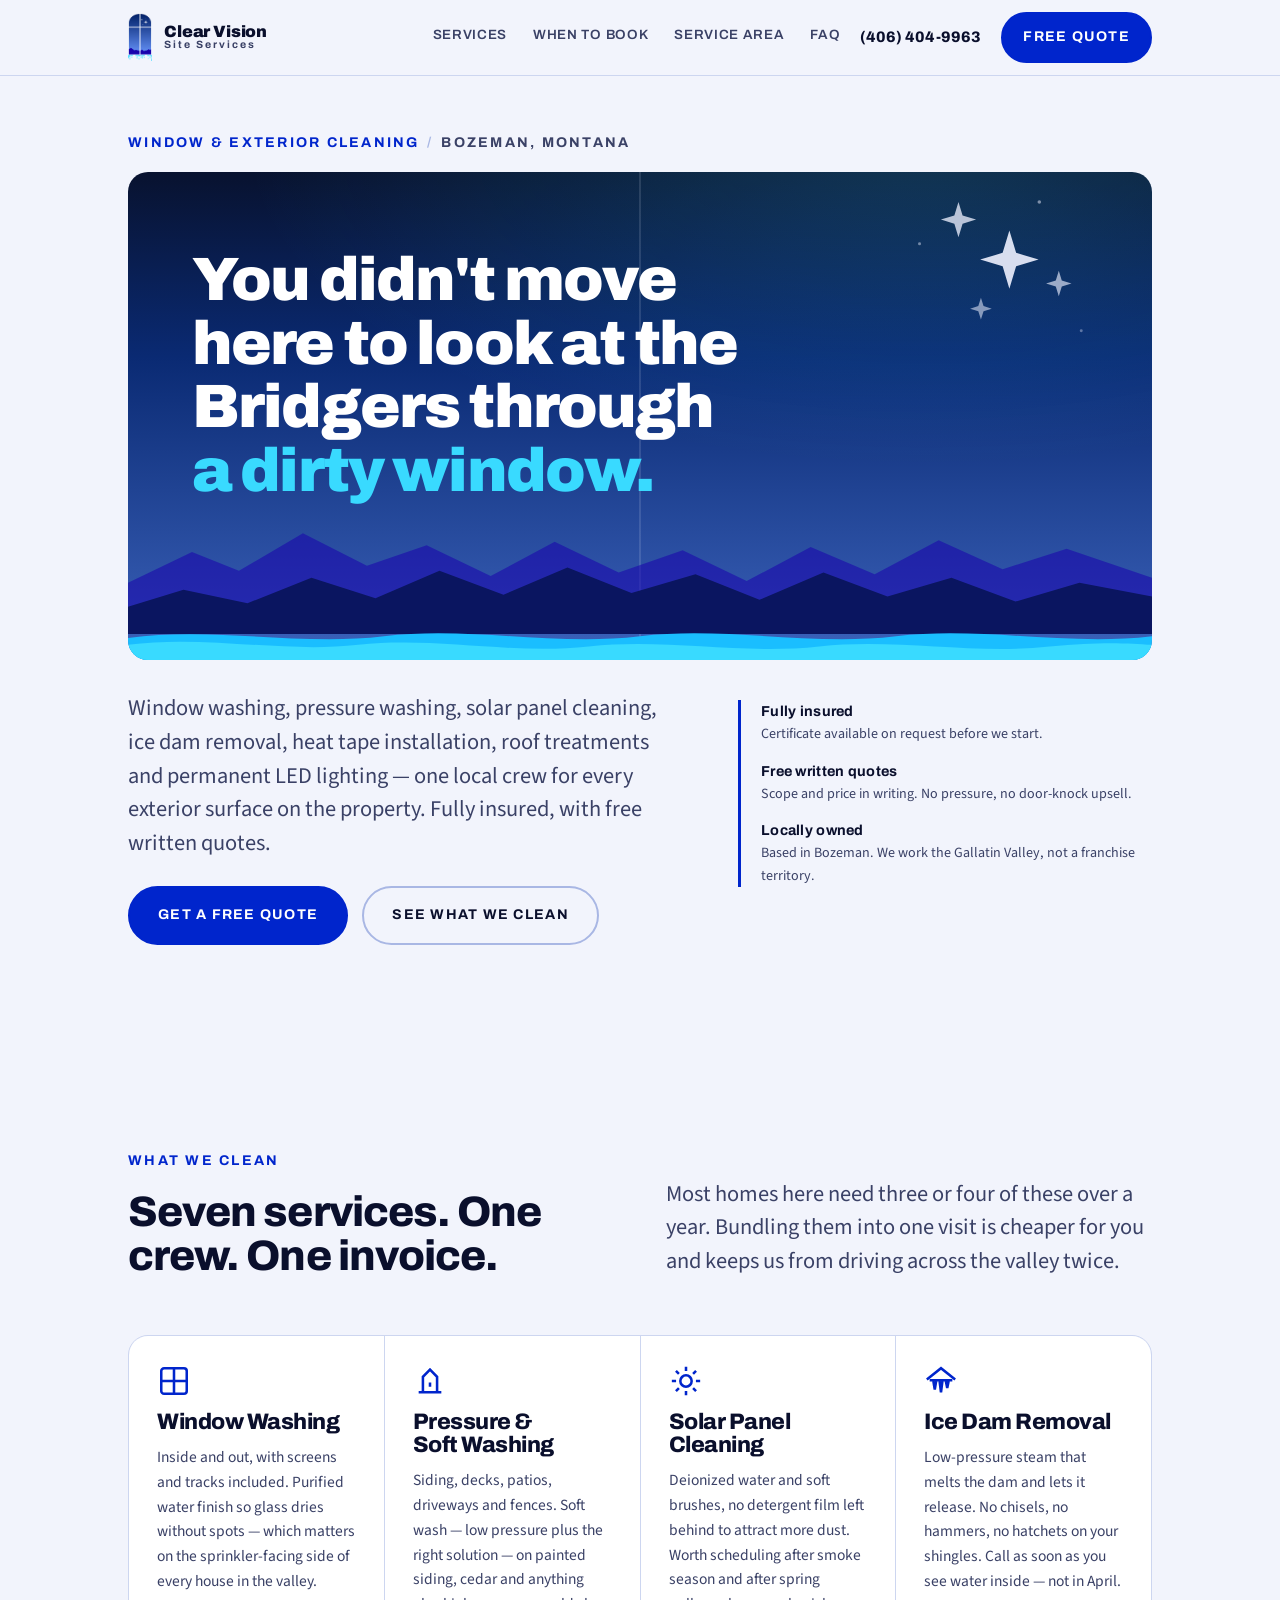
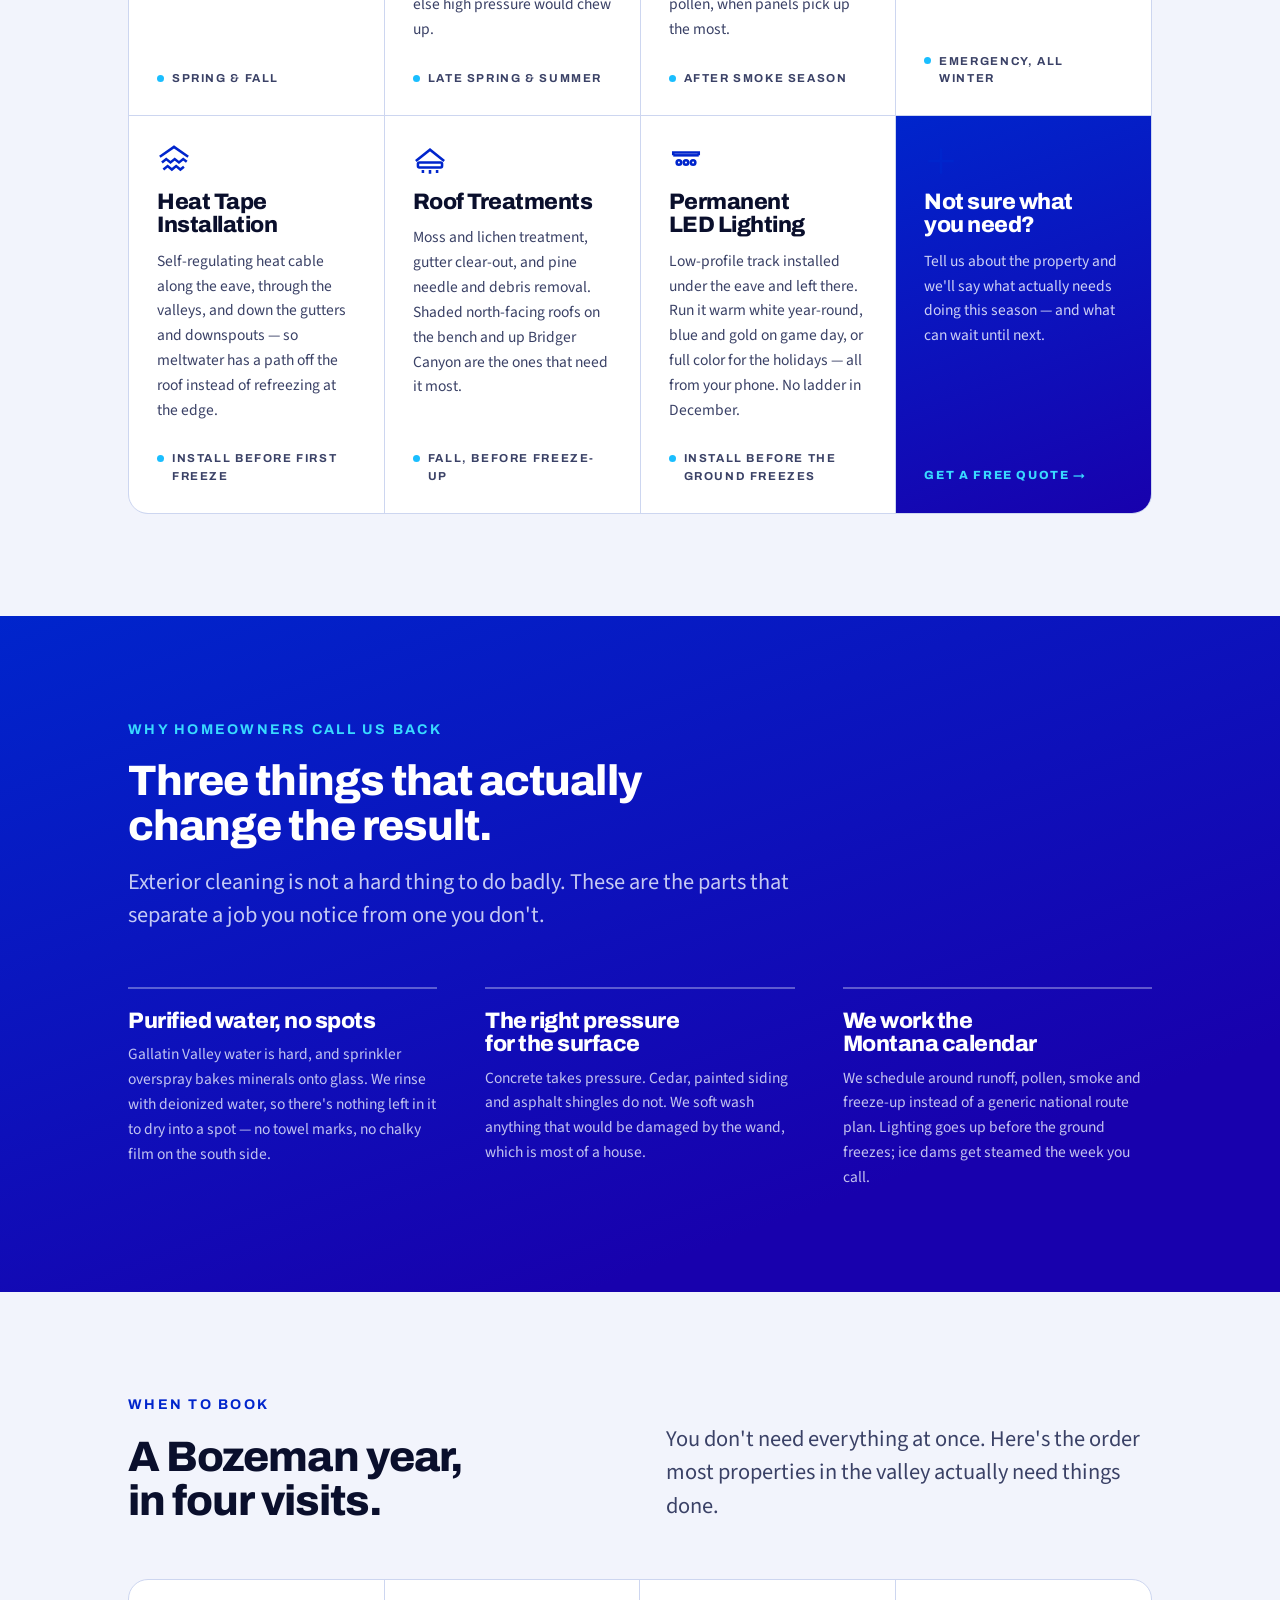
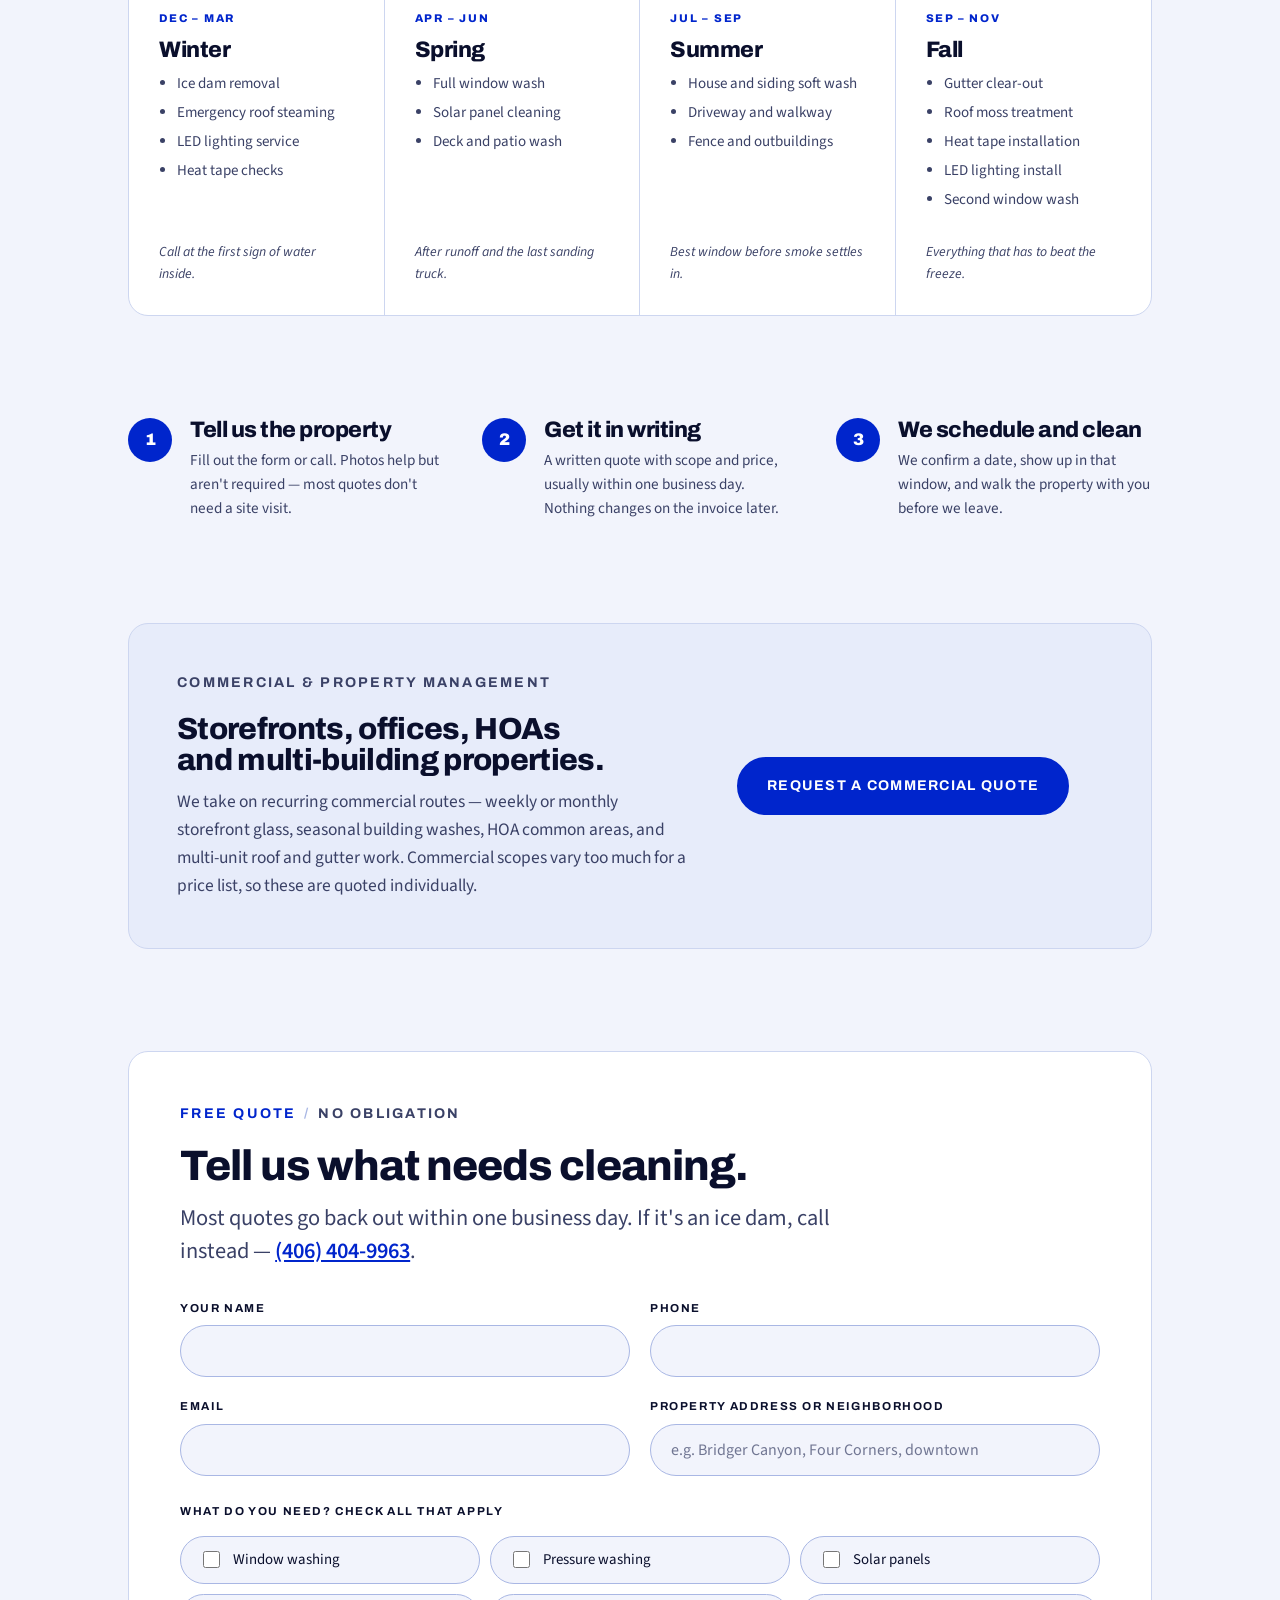
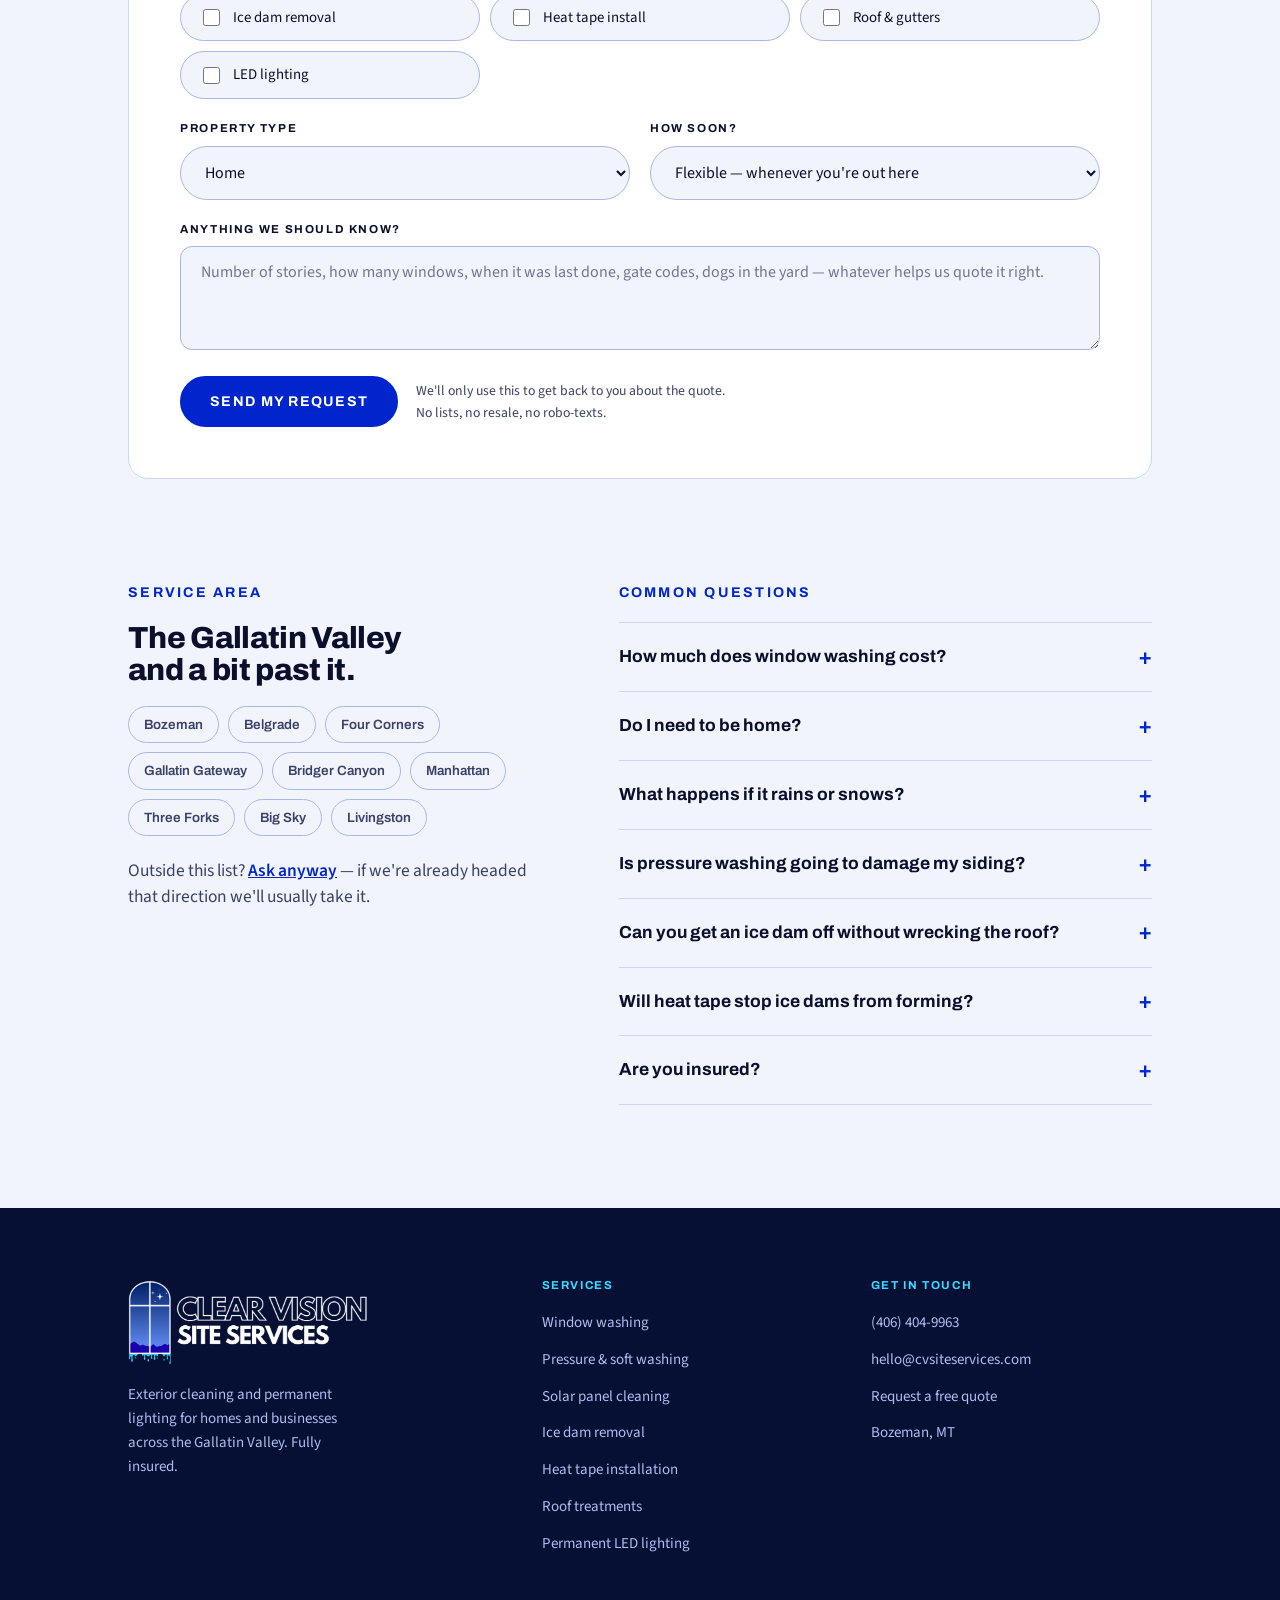
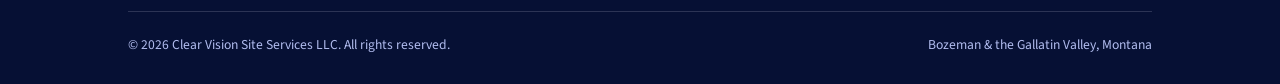
<file: index.html>
<!doctype html>
<html lang="en">
<head>
<meta charset="utf-8">
<meta name="viewport" content="width=device-width, initial-scale=1">
<meta name="description" content="Clear Vision Site Services — window washing, pressure washing, solar panel cleaning, ice dam removal, heat tape installation, roof treatments and permanent LED lighting in Bozeman and the Gallatin Valley. Fully insured, free written quotes.">
<link rel="icon" type="image/png" sizes="32x32" href="assets/favicon-32.png">
<link rel="icon" type="image/png" sizes="16x16" href="assets/favicon-16.png">
<link rel="icon" type="image/png" sizes="48x48" href="assets/favicon-48.png">
<link rel="apple-touch-icon" sizes="180x180" href="assets/apple-touch-icon.png">
<link rel="manifest" href="site.webmanifest">
<meta name="apple-mobile-web-app-title" content="Clear Vision">
<meta name="theme-color" content="#0A0F2C">
<meta property="og:title" content="Clear Vision Site Services — Bozeman Exterior Cleaning">
<meta property="og:description" content="Window washing, pressure washing, solar panel cleaning, ice dam removal, heat tape installation, roof treatments and permanent LED lighting across the Gallatin Valley.">
<meta property="og:image" content="https://cvsiteservices.com/assets/social-preview.png">
<meta property="og:type" content="website">
<!--ARTIFACT-SPLIT-->
<title>Clear Vision Site Services</title>
<link rel="preconnect" href="https://fonts.googleapis.com">
<link rel="preconnect" href="https://fonts.gstatic.com" crossorigin>
<link rel="stylesheet" href="https://fonts.googleapis.com/css2?family=Archivo:wght@500;600;700;800;900&family=Source+Sans+3:ital,wght@0,400;0,600;0,700;1,400&display=swap">
<link rel="stylesheet" href="assets/site.css">
<!--/ARTIFACT-HEAD-->
</head>
<body>

<header class="site-header">
  <div class="wrap header-inner">
    <a class="brand" href="#top">
      <img src="assets/mark.png" alt="" width="24" height="48">
      <span class="brand-name">
        <span class="l1">Clear Vision</span>
        <span class="l2">Site Services</span>
      </span>
    </a>
    <nav class="nav" aria-label="Main">
      <a href="#services">Services</a>
      <a href="#seasons">When to book</a>
      <a href="#area">Service area</a>
      <a href="#faq">FAQ</a>
    </nav>
    <a class="header-phone" href="tel:+14064049963">(406) 404-9963</a>
    <a class="btn btn-primary header-cta" href="#quote">Free quote</a>
  </div>
</header>

<main id="top">

  <!-- ===== HERO ===== -->
  <section class="section hero">
    <div class="wrap">
      <p class="eyebrow">
        <span>Window &amp; Exterior Cleaning</span>
        <span class="sep">/</span>
        <span class="muted">Bozeman, Montana</span>
      </p>

      <div class="window">
        <svg class="stars" viewBox="0 0 420 300" aria-hidden="true" fill="none">
          <path d="M300 78l9 30 30 9-30 9-9 30-9-30-30-9 30-9 9-30z" fill="#EEF1FF"/>
          <path d="M232 40l5.5 18 18 5.5-18 5.5-5.5 18-5.5-18-18-5.5 18-5.5 5.5-18z" fill="#EEF1FF" opacity=".85"/>
          <path d="M366 132l4 13 13 4-13 4-4 13-4-13-13-4 13-4 4-13z" fill="#EEF1FF" opacity=".7"/>
          <path d="M262 168l3.5 11 11 3.5-11 3.5-3.5 11-3.5-11-11-3.5 11-3.5 3.5-11z" fill="#EEF1FF" opacity=".6"/>
          <circle cx="180" cy="96" r="2" fill="#EEF1FF" opacity=".5"/>
          <circle cx="340" cy="40" r="2.4" fill="#EEF1FF" opacity=".55"/>
          <circle cx="396" cy="212" r="2" fill="#EEF1FF" opacity=".4"/>
        </svg>

        <div class="window-content">
          <h1>You didn't move here to look at the Bridgers through <em>a dirty window.</em></h1>
        </div>

        <svg class="ridge" viewBox="0 0 1200 150" preserveAspectRatio="none" aria-hidden="true">
          <path d="M0 150V90L75 54 130 76 205 32 280 70 350 46 425 82 500 42 575 78 650 52 725 88 800 48 875 80 950 40 1025 74 1100 50 1200 84V150Z" fill="#1801AD" opacity=".55"/>
          <path d="M0 150V118L65 98 140 114 215 84 290 108 365 76 440 104 515 72 590 102 665 80 740 110 815 78 890 106 965 84 1040 112 1115 90 1200 106V150Z" fill="#0A1560"/>
        </svg>
        <svg class="drips" viewBox="0 0 1200 60" preserveAspectRatio="none" aria-hidden="true">
          <path d="M0 60V34C100 20 200 44 300 32 400 20 500 44 600 32 700 20 800 44 900 32 1000 20 1100 44 1200 32V60z" fill="#1ABEFF"/>
          <path d="M0 60V42C90 30 180 52 270 42 360 32 450 54 540 44 630 34 720 54 810 44 900 34 990 54 1080 44 1140 38 1170 40 1200 42V60z" fill="#39DAFF"/>
        </svg>
      </div>

      <div class="hero-below">
        <div>
          <p class="lede">Window washing, pressure washing, solar panel cleaning, ice dam removal, heat tape installation, roof treatments and permanent LED lighting — one local crew for every exterior surface on the property. Fully insured, with free written quotes.</p>
          <div class="hero-actions">
            <a class="btn btn-primary" href="#quote">Get a free quote</a>
            <a class="btn btn-ghost" href="#services">See what we clean</a>
          </div>
        </div>
        <div class="trust">
          <div>Fully insured <span>Certificate available on request before we start.</span></div>
          <div>Free written quotes <span>Scope and price in writing. No pressure, no door-knock upsell.</span></div>
          <div>Locally owned <span>Based in Bozeman. We work the Gallatin Valley, not a franchise territory.</span></div>
        </div>
      </div>
    </div>
  </section>

  <!-- ===== SERVICES ===== -->
  <section class="section" id="services">
    <div class="wrap">
      <div class="section-head">
        <div>
          <p class="eyebrow"><span>What we clean</span></p>
          <h2>Seven services. One crew. One invoice.</h2>
        </div>
        <p class="lede">Most homes here need three or four of these over a year. Bundling them into one visit is cheaper for you and keeps us from driving across the valley twice.</p>
      </div>

      <div class="services">
        <article class="svc">
          <svg class="svc-icon" viewBox="0 0 24 24" fill="none" stroke="currentColor" stroke-width="1.8" aria-hidden="true"><rect x="3" y="3" width="18" height="18" rx="2"/><path d="M12 3v18M3 12h18"/></svg>
          <h3><a href="window-washing.html">Window Washing</a></h3>
          <p>Inside and out, with screens and tracks included. Purified water finish so glass dries without spots — which matters on the sprinkler-facing side of every house in the valley.</p>
          <p class="when">Spring &amp; Fall</p>
        </article>

        <article class="svc">
          <svg class="svc-icon" viewBox="0 0 24 24" fill="none" stroke="currentColor" stroke-width="1.8" aria-hidden="true"><path d="M4 20h16M7 20V9l5-5 5 5v11"/><path d="M12 13v3"/></svg>
          <h3><a href="pressure-washing.html">Pressure &amp; Soft Washing</a></h3>
          <p>Siding, decks, patios, driveways and fences. Soft wash — low pressure plus the right solution — on painted siding, cedar and anything else high pressure would chew up.</p>
          <p class="when">Late Spring &amp; Summer</p>
        </article>

        <article class="svc">
          <svg class="svc-icon" viewBox="0 0 24 24" fill="none" stroke="currentColor" stroke-width="1.8" aria-hidden="true"><circle cx="12" cy="12" r="4"/><path d="M12 2v3M12 19v3M2 12h3M19 12h3M4.9 4.9l2.1 2.1M17 17l2.1 2.1M19.1 4.9L17 7M7 17l-2.1 2.1"/></svg>
          <h3><a href="solar-panel-cleaning.html">Solar Panel Cleaning</a></h3>
          <p>Deionized water and soft brushes, no detergent film left behind to attract more dust. Worth scheduling after smoke season and after spring pollen, when panels pick up the most.</p>
          <p class="when">After smoke season</p>
        </article>

        <article class="svc">
          <svg class="svc-icon" viewBox="0 0 24 24" fill="none" stroke="currentColor" stroke-width="1.8" aria-hidden="true"><path d="M2 11L12 3l10 8"/><path d="M4 11.5h16"/><path d="M6.6 12l1 6 1-6M11 12l1 8 1-8M15.4 12l1 5 1-5"/></svg>
          <h3><a href="ice-dam-removal.html">Ice Dam Removal</a></h3>
          <p>Low-pressure steam that melts the dam and lets it release. No chisels, no hammers, no hatchets on your shingles. Call as soon as you see water inside — not in April.</p>
          <p class="when">Emergency, all winter</p>
        </article>

        <article class="svc">
          <svg class="svc-icon" viewBox="0 0 24 24" fill="none" stroke="currentColor" stroke-width="1.8" aria-hidden="true"><path d="M2 9L12 2l10 7"/><path d="M3.5 13l3-2.4 3 2.4 3-2.4 3 2.4 3-2.4 2.5 2"/><path d="M4.5 18l3-2.4 3 2.4 3-2.4 3 2.4 2.5-2"/></svg>
          <h3><a href="heat-tape-installation.html">Heat Tape Installation</a></h3>
          <p>Self-regulating heat cable along the eave, through the valleys, and down the gutters and downspouts — so meltwater has a path off the roof instead of refreezing at the edge.</p>
          <p class="when">Install before first freeze</p>
        </article>

        <article class="svc">
          <svg class="svc-icon" viewBox="0 0 24 24" fill="none" stroke="currentColor" stroke-width="1.8" aria-hidden="true"><path d="M2 12l10-8 10 8"/><rect x="3.5" y="13" width="17" height="3.6" rx="1"/><path d="M7 18.4v2M12 18.4v2.6M17 18.4v2"/></svg>
          <h3><a href="roof-treatments.html">Roof Treatments</a></h3>
          <p>Moss and lichen treatment, gutter clear-out, and pine needle and debris removal. Shaded north-facing roofs on the bench and up Bridger Canyon are the ones that need it most.</p>
          <p class="when">Fall, before freeze-up</p>
        </article>

        <article class="svc">
          <svg class="svc-icon" viewBox="0 0 24 24" fill="none" stroke="currentColor" stroke-width="1.8" aria-hidden="true"><path d="M3 8h18"/><circle cx="7" cy="13" r="1.6"/><circle cx="12" cy="13" r="1.6"/><circle cx="17" cy="13" r="1.6"/><path d="M3 8V6h18v2"/></svg>
          <h3><a href="permanent-led-lighting.html">Permanent LED Lighting</a></h3>
          <p>Low-profile track installed under the eave and left there. Run it warm white year-round, blue and gold on game day, or full color for the holidays — all from your phone. No ladder in December.</p>
          <p class="when">Install before the ground freezes</p>
        </article>

        <a class="svc svc-cta" href="#quote">
          <svg class="svc-icon" viewBox="0 0 24 24" fill="none" stroke="currentColor" stroke-width="1.8" aria-hidden="true"><path d="M12 3v18M3 12h18"/></svg>
          <h3>Not sure what you need?</h3>
          <p>Tell us about the property and we'll say what actually needs doing this season — and what can wait until next.</p>
          <span class="go">Get a free quote &rarr;</span>
        </a>
      </div>
    </div>
  </section>

  <!-- ===== DIFFERENCE ===== -->
  <section class="section band">
    <div class="wrap">
      <p class="eyebrow" style="color:var(--cyan)"><span>Why homeowners call us back</span></p>
      <h2>Three things that actually change the result.</h2>
      <p class="lede" style="margin-top:18px">Exterior cleaning is not a hard thing to do badly. These are the parts that separate a job you notice from one you don't.</p>

      <div class="diffs">
        <div class="diff">
          <h3>Purified water, no spots</h3>
          <p>Gallatin Valley water is hard, and sprinkler overspray bakes minerals onto glass. We rinse with deionized water, so there's nothing left in it to dry into a spot — no towel marks, no chalky film on the south side.</p>
        </div>
        <div class="diff">
          <h3>The right pressure for the surface</h3>
          <p>Concrete takes pressure. Cedar, painted siding and asphalt shingles do not. We soft wash anything that would be damaged by the wand, which is most of a house.</p>
        </div>
        <div class="diff">
          <h3>We work the Montana calendar</h3>
          <p>We schedule around runoff, pollen, smoke and freeze-up instead of a generic national route plan. Lighting goes up before the ground freezes; ice dams get steamed the week you call.</p>
        </div>
      </div>
    </div>
  </section>

  <!-- ===== SEASONS ===== -->
  <section class="section" id="seasons">
    <div class="wrap">
      <div class="section-head">
        <div>
          <p class="eyebrow"><span>When to book</span></p>
          <h2>A Bozeman year, in four visits.</h2>
        </div>
        <p class="lede">You don't need everything at once. Here's the order most properties in the valley actually need things done.</p>
      </div>

      <div class="seasons">
        <div class="season">
          <span class="months">Dec – Mar</span>
          <h3>Winter</h3>
          <ul>
            <li>Ice dam removal</li>
            <li>Emergency roof steaming</li>
            <li>LED lighting service</li>
            <li>Heat tape checks</li>
          </ul>
          <p class="note">Call at the first sign of water inside.</p>
        </div>
        <div class="season">
          <span class="months">Apr – Jun</span>
          <h3>Spring</h3>
          <ul>
            <li>Full window wash</li>
            <li>Solar panel cleaning</li>
            <li>Deck and patio wash</li>
          </ul>
          <p class="note">After runoff and the last sanding truck.</p>
        </div>
        <div class="season">
          <span class="months">Jul – Sep</span>
          <h3>Summer</h3>
          <ul>
            <li>House and siding soft wash</li>
            <li>Driveway and walkway</li>
            <li>Fence and outbuildings</li>
          </ul>
          <p class="note">Best window before smoke settles in.</p>
        </div>
        <div class="season">
          <span class="months">Sep – Nov</span>
          <h3>Fall</h3>
          <ul>
            <li>Gutter clear-out</li>
            <li>Roof moss treatment</li>
            <li>Heat tape installation</li>
            <li>LED lighting install</li>
            <li>Second window wash</li>
          </ul>
          <p class="note">Everything that has to beat the freeze.</p>
        </div>
      </div>
    </div>
  </section>

  <!-- ===== STEPS ===== -->
  <section class="section" style="padding-top:0">
    <div class="wrap">
      <div class="steps">
        <div class="step">
          <span class="step-num">1</span>
          <div>
            <h3>Tell us the property</h3>
            <p>Fill out the form or call. Photos help but aren't required — most quotes don't need a site visit.</p>
          </div>
        </div>
        <div class="step">
          <span class="step-num">2</span>
          <div>
            <h3>Get it in writing</h3>
            <p>A written quote with scope and price, usually within one business day. Nothing changes on the invoice later.</p>
          </div>
        </div>
        <div class="step">
          <span class="step-num">3</span>
          <div>
            <h3>We schedule and clean</h3>
            <p>We confirm a date, show up in that window, and walk the property with you before we leave.</p>
          </div>
        </div>
      </div>
    </div>
  </section>

  <!-- ===== COMMERCIAL ===== -->
  <section class="section" style="padding-top:0">
    <div class="wrap">
      <div class="commercial">
        <div>
          <p class="eyebrow"><span>Commercial &amp; property management</span></p>
          <h2>Storefronts, offices, HOAs and multi-building properties.</h2>
          <p>We take on recurring commercial routes — weekly or monthly storefront glass, seasonal building washes, HOA common areas, and multi-unit roof and gutter work. Commercial scopes vary too much for a price list, so these are quoted individually.</p>
        </div>
        <div class="actions">
          <a class="btn btn-primary" href="#quote">Request a commercial quote</a>
        </div>
      </div>
    </div>
  </section>

  <!-- ===== QUOTE FORM ===== -->
  <section class="section" id="quote" style="padding-top:0">
    <div class="wrap">
      <div class="quote">
        <p class="eyebrow"><span>Free quote</span><span class="sep">/</span><span class="muted">No obligation</span></p>
        <h2 style="font-size:var(--step-3)">Tell us what needs cleaning.</h2>
        <p class="lede" style="margin-top:14px">Most quotes go back out within one business day. If it's an ice dam, call instead — <a href="tel:+14064049963" style="color:var(--accent);font-weight:600">(406) 404-9963</a>.</p>

        <form class="form-grid" action="https://formspree.io/f/xbgjnzyq" method="POST">
          <input type="hidden" name="_subject" value="New quote request — cvsiteservices.com">
          <input type="hidden" name="_next" value="https://cvsiteservices.com/thank-you.html">
          <div class="hp" aria-hidden="true">
            <label for="company-website">Leave this field empty</label>
            <input id="company-website" type="text" name="_gotcha" tabindex="-1" autocomplete="off">
          </div>

          <div class="field">
            <label for="name">Your name</label>
            <input id="name" name="name" type="text" autocomplete="name" required>
          </div>
          <div class="field">
            <label for="phone">Phone</label>
            <input id="phone" name="phone" type="tel" autocomplete="tel" required>
          </div>
          <div class="field">
            <label for="email">Email</label>
            <input id="email" name="email" type="email" autocomplete="email" required>
          </div>
          <div class="field">
            <label for="address">Property address or neighborhood</label>
            <input id="address" name="address" type="text" placeholder="e.g. Bridger Canyon, Four Corners, downtown">
          </div>

          <fieldset>
            <span class="legend">What do you need? Check all that apply</span>
            <div class="checks">
              <label class="check"><input type="checkbox" name="services" value="Window washing"> Window washing</label>
              <label class="check"><input type="checkbox" name="services" value="Pressure / soft washing"> Pressure washing</label>
              <label class="check"><input type="checkbox" name="services" value="Solar panel cleaning"> Solar panels</label>
              <label class="check"><input type="checkbox" name="services" value="Ice dam removal"> Ice dam removal</label>
              <label class="check"><input type="checkbox" name="services" value="Heat tape installation"> Heat tape install</label>
              <label class="check"><input type="checkbox" name="services" value="Roof treatment / gutters"> Roof &amp; gutters</label>
              <label class="check"><input type="checkbox" name="services" value="Permanent LED lighting"> LED lighting</label>
            </div>
          </fieldset>

          <div class="field">
            <label for="property">Property type</label>
            <select id="property" name="property_type">
              <option>Home</option>
              <option>Commercial / storefront</option>
              <option>HOA or multi-unit</option>
              <option>Other</option>
            </select>
          </div>
          <div class="field">
            <label for="timing">How soon?</label>
            <select id="timing" name="timing">
              <option>Flexible — whenever you're out here</option>
              <option>Within the next two weeks</option>
              <option>This week</option>
              <option>Urgent / active leak</option>
            </select>
          </div>

          <div class="field full">
            <label for="notes">Anything we should know?</label>
            <textarea id="notes" name="notes" placeholder="Number of stories, how many windows, when it was last done, gate codes, dogs in the yard — whatever helps us quote it right."></textarea>
          </div>

          <div class="form-footer">
            <button class="btn btn-primary" type="submit">Send my request</button>
            <p class="form-note">We'll only use this to get back to you about the quote. No lists, no resale, no robo-texts.</p>
          </div>
        </form>
      </div>
    </div>
  </section>

  <!-- ===== AREA + FAQ ===== -->
  <section class="section" id="area" style="padding-top:0">
    <div class="wrap">
      <div class="area-faq">
        <div>
          <p class="eyebrow"><span>Service area</span></p>
          <h2 style="font-size:var(--step-2)">The Gallatin Valley and a bit past it.</h2>
          <div class="towns">
            <span class="town">Bozeman</span>
            <span class="town">Belgrade</span>
            <span class="town">Four Corners</span>
            <span class="town">Gallatin Gateway</span>
            <span class="town">Bridger Canyon</span>
            <span class="town">Manhattan</span>
            <span class="town">Three Forks</span>
            <span class="town">Big Sky</span>
            <span class="town">Livingston</span>
          </div>
          <p class="lede" style="margin-top:22px;font-size:var(--step-0)">Outside this list? <a href="#quote" style="color:var(--accent);font-weight:600">Ask anyway</a> — if we're already headed that direction we'll usually take it.</p>
        </div>

        <div id="faq">
          <p class="eyebrow"><span>Common questions</span></p>
          <details>
            <summary>How much does window washing cost?</summary>
            <p>It depends on pane count, stories, and how much hard-water buildup is on the glass, so we quote each property rather than publish a flat rate. Send the form and you'll have a written number, usually within one business day.</p>
          </details>
          <details>
            <summary>Do I need to be home?</summary>
            <p>For exterior-only work, no — we just need gate access and any codes. For interior windows someone needs to let us in. Either way we'll text before we head over.</p>
          </details>
          <details>
            <summary>What happens if it rains or snows?</summary>
            <p>We reschedule at no charge. Nobody's on a ladder in weather, and a wash done right before a storm isn't a wash you should pay for.</p>
          </details>
          <details>
            <summary>Is pressure washing going to damage my siding?</summary>
            <p>Not the way we do it. Painted siding, cedar, stucco and shingles get soft washed — low pressure with a cleaning solution doing the work. High pressure is for concrete and stone only.</p>
          </details>
          <details>
            <summary>Can you get an ice dam off without wrecking the roof?</summary>
            <p>Yes — steam melts a channel through the dam and lets the rest release on its own. Chipping, chiseling and pressure washing an ice dam all risk pulling shingles off with the ice, which is why we don't do it that way.</p>
          </details>
          <details>
            <summary>Will heat tape stop ice dams from forming?</summary>
            <p>Not on its own, and anyone who tells you otherwise is overselling it. Ice dams form because heat escaping into the attic melts snow that then refreezes at the cold eave. Heat cable doesn't fix that — it keeps a channel open so meltwater can get off the roof instead of pooling behind a dam. It's the right call for problem eaves, north-facing valleys, and anywhere falling ice lands on a walkway or entry, and it's often the only practical option on a vaulted ceiling with no attic to insulate. If you do have an accessible attic, air sealing and insulation address the cause and we'll tell you so.</p>
          </details>
          <details>
            <summary>Are you insured?</summary>
            <p>Yes. We'll send a certificate of insurance before any work starts — just ask on the quote.</p>
          </details>
        </div>
      </div>
    </div>
  </section>

</main>

<footer class="site-footer">
  <div class="wrap">
    <div class="footer-top">
      <div class="footer-brand">
        <img src="assets/logo-footer.png" alt="Clear Vision Site Services" width="240" height="85">
        <p>Exterior cleaning and permanent lighting for homes and businesses across the Gallatin Valley. Fully insured.</p>
      </div>
      <div>
        <h4>Services</h4>
        <ul class="footer-services">
          <li><a href="window-washing.html">Window washing</a></li>
          <li><a href="pressure-washing.html">Pressure &amp; soft washing</a></li>
          <li><a href="solar-panel-cleaning.html">Solar panel cleaning</a></li>
          <li><a href="ice-dam-removal.html">Ice dam removal</a></li>
          <li><a href="heat-tape-installation.html">Heat tape installation</a></li>
          <li><a href="roof-treatments.html">Roof treatments</a></li>
          <li><a href="permanent-led-lighting.html">Permanent LED lighting</a></li>
        </ul>
      </div>
      <div>
        <h4>Get in touch</h4>
        <ul>
          <li><a href="tel:+14064049963">(406) 404-9963</a></li>
          <li><a href="mailto:hello@cvsiteservices.com">hello@cvsiteservices.com</a></li>
          <li><a href="#quote">Request a free quote</a></li>
          <li><span style="color:var(--on-dark-2);font-size:.94rem">Bozeman, MT</span></li>
        </ul>
      </div>
    </div>
    <div class="footer-bottom">
      <span>&copy; 2026 Clear Vision Site Services LLC. All rights reserved.</span>
      <span>Bozeman &amp; the Gallatin Valley, Montana</span>
    </div>
  </div>
</footer>

<script type="application/ld+json">
{
  "@context":"https://schema.org",
  "@type":"HomeAndConstructionBusiness",
  "name":"Clear Vision Site Services LLC",
  "description":"Window washing, pressure washing, solar panel cleaning, ice dam removal, roof treatments and permanent LED lighting in Bozeman, Montana.",
  "telephone":"+1-406-404-9963",
  "email":"hello@cvsiteservices.com",
  "url":"https://cvsiteservices.com",
  "image":"https://cvsiteservices.com/assets/logo.png",
  "address":{"@type":"PostalAddress","addressLocality":"Bozeman","addressRegion":"MT","addressCountry":"US"},
  "areaServed":[
    {"@type":"City","name":"Bozeman"},{"@type":"City","name":"Belgrade"},
    {"@type":"City","name":"Four Corners"},{"@type":"City","name":"Gallatin Gateway"},
    {"@type":"City","name":"Manhattan"},{"@type":"City","name":"Three Forks"},
    {"@type":"City","name":"Big Sky"},{"@type":"City","name":"Livingston"}
  ],
  "hasOfferCatalog":{
    "@type":"OfferCatalog","name":"Exterior cleaning services",
    "itemListElement":[
      {"@type":"Offer","itemOffered":{"@type":"Service","name":"Window Washing"}},
      {"@type":"Offer","itemOffered":{"@type":"Service","name":"Pressure and Soft Washing"}},
      {"@type":"Offer","itemOffered":{"@type":"Service","name":"Solar Panel Cleaning"}},
      {"@type":"Offer","itemOffered":{"@type":"Service","name":"Ice Dam Removal"}},
      {"@type":"Offer","itemOffered":{"@type":"Service","name":"Heat Tape and Roof De-Icing Cable Installation"}},
      {"@type":"Offer","itemOffered":{"@type":"Service","name":"Roof Treatment and Gutter Cleaning"}},
      {"@type":"Offer","itemOffered":{"@type":"Service","name":"Permanent LED Lighting Installation"}}
    ]
  }
}
</script>
<script type="application/ld+json">
{
  "@context":"https://schema.org","@type":"FAQPage",
  "mainEntity":[
    {"@type":"Question","name":"How much does window washing cost?","acceptedAnswer":{"@type":"Answer","text":"It depends on pane count, stories, and hard-water buildup, so each property is quoted individually. Written quotes usually go out within one business day."}},
    {"@type":"Question","name":"Do I need to be home?","acceptedAnswer":{"@type":"Answer","text":"For exterior-only work, no — we just need gate access and any codes. For interior windows someone needs to let us in."}},
    {"@type":"Question","name":"What happens if it rains or snows?","acceptedAnswer":{"@type":"Answer","text":"We reschedule at no charge."}},
    {"@type":"Question","name":"Is pressure washing going to damage my siding?","acceptedAnswer":{"@type":"Answer","text":"Painted siding, cedar, stucco and shingles are soft washed at low pressure. High pressure is used only on concrete and stone."}},
    {"@type":"Question","name":"Can you remove an ice dam without damaging the roof?","acceptedAnswer":{"@type":"Answer","text":"Yes. Low-pressure steam melts a channel through the dam and lets it release, avoiding the shingle damage caused by chipping or chiseling."}},
    {"@type":"Question","name":"Will heat tape stop ice dams from forming?","acceptedAnswer":{"@type":"Answer","text":"Not on its own. Ice dams form because heat escaping into the attic melts snow that refreezes at the cold eave. Heat cable keeps a channel open so meltwater can leave the roof rather than pooling behind a dam. It suits problem eaves, north-facing valleys, areas where falling ice is a hazard, and vaulted ceilings with no accessible attic. Where an attic is accessible, air sealing and insulation address the underlying cause."}},
    {"@type":"Question","name":"Are you insured?","acceptedAnswer":{"@type":"Answer","text":"Yes. A certificate of insurance is available before any work starts."}}
  ]
}
</script>

<script src="assets/form.js" defer></script>
</body>
</html>
</file>
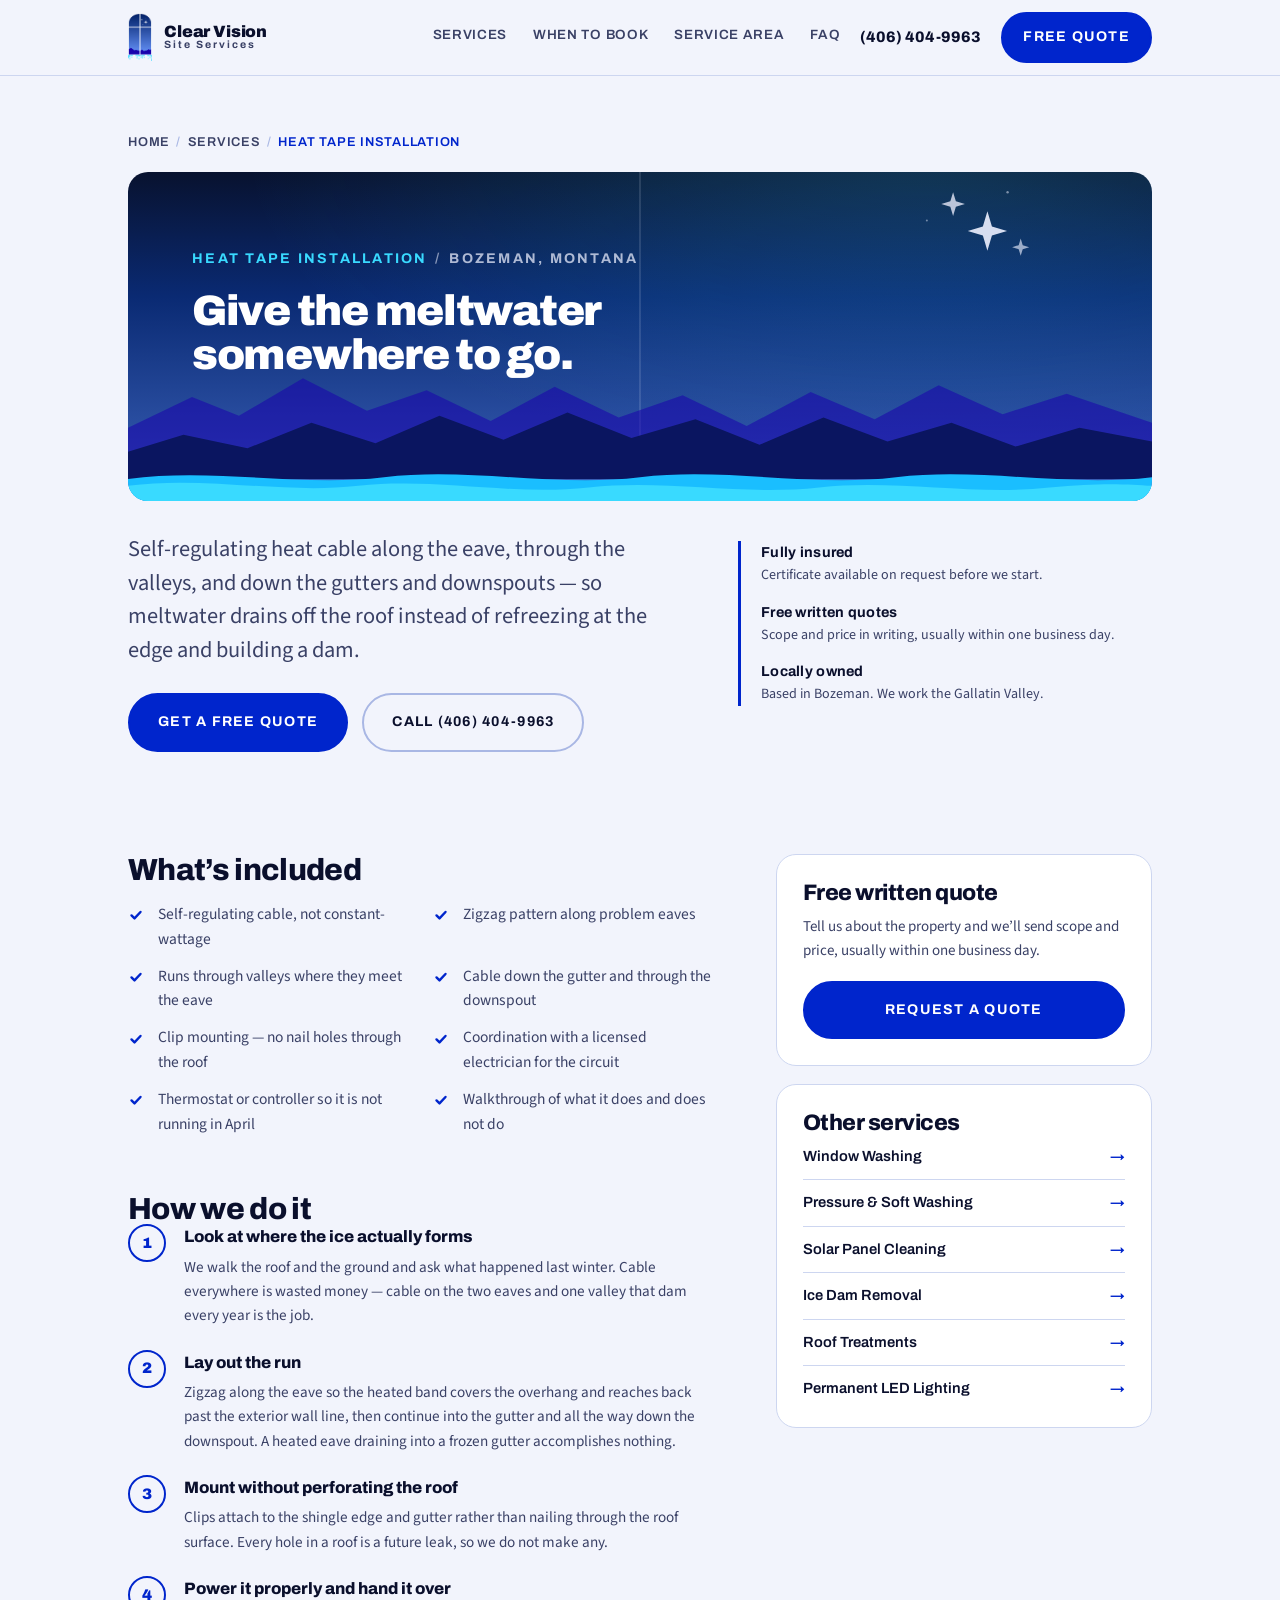
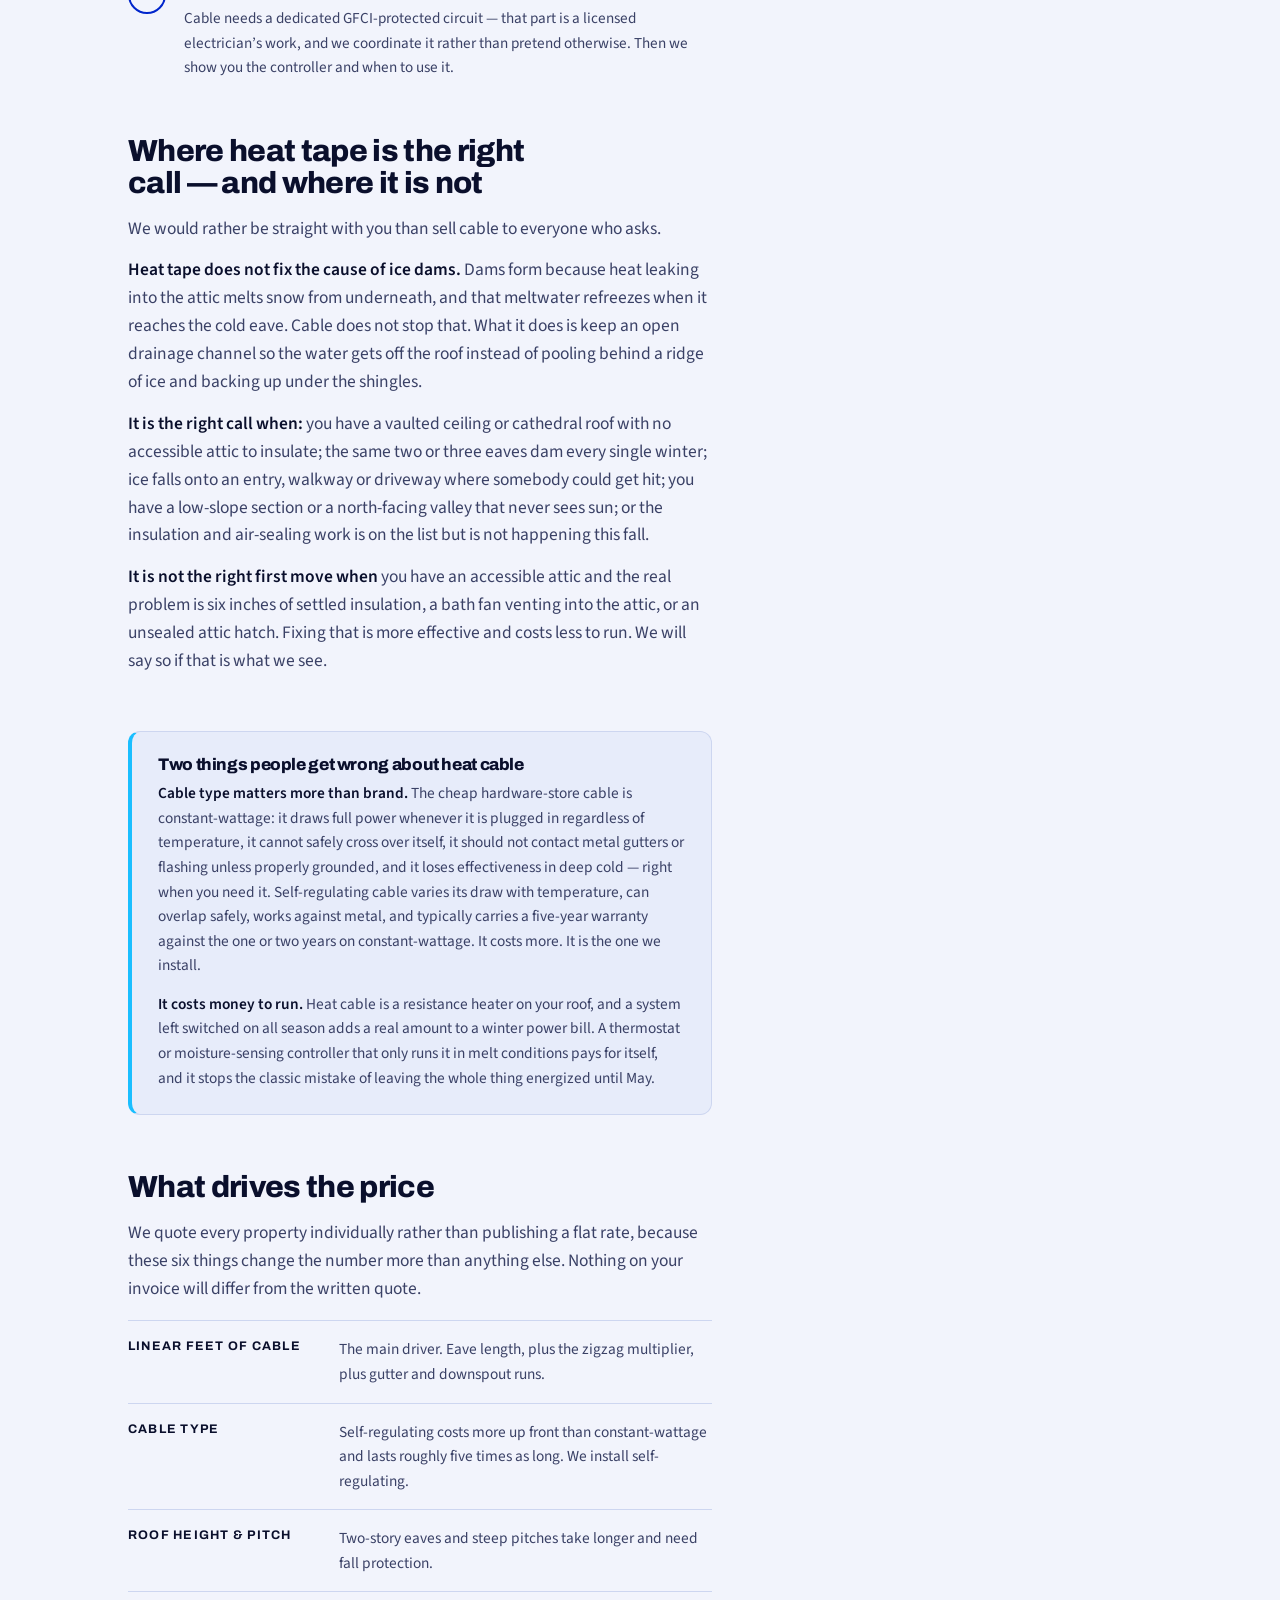
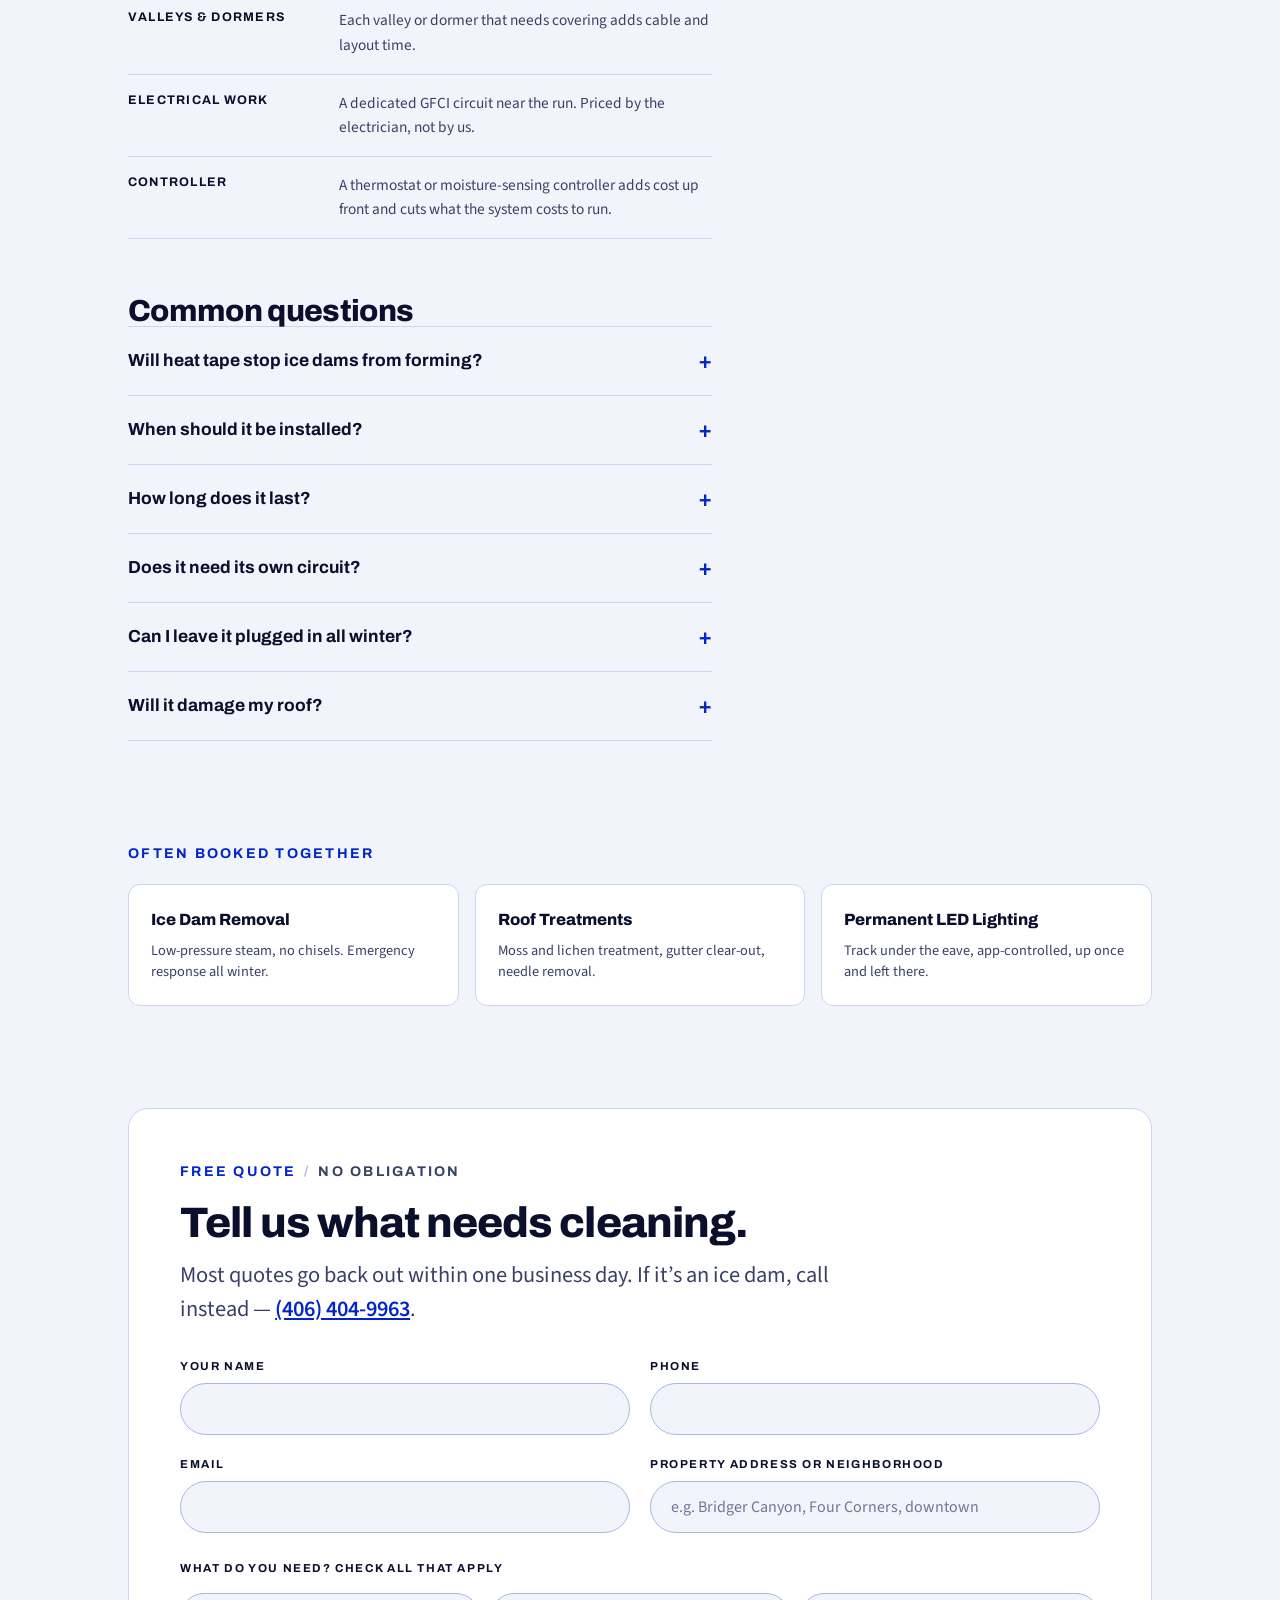
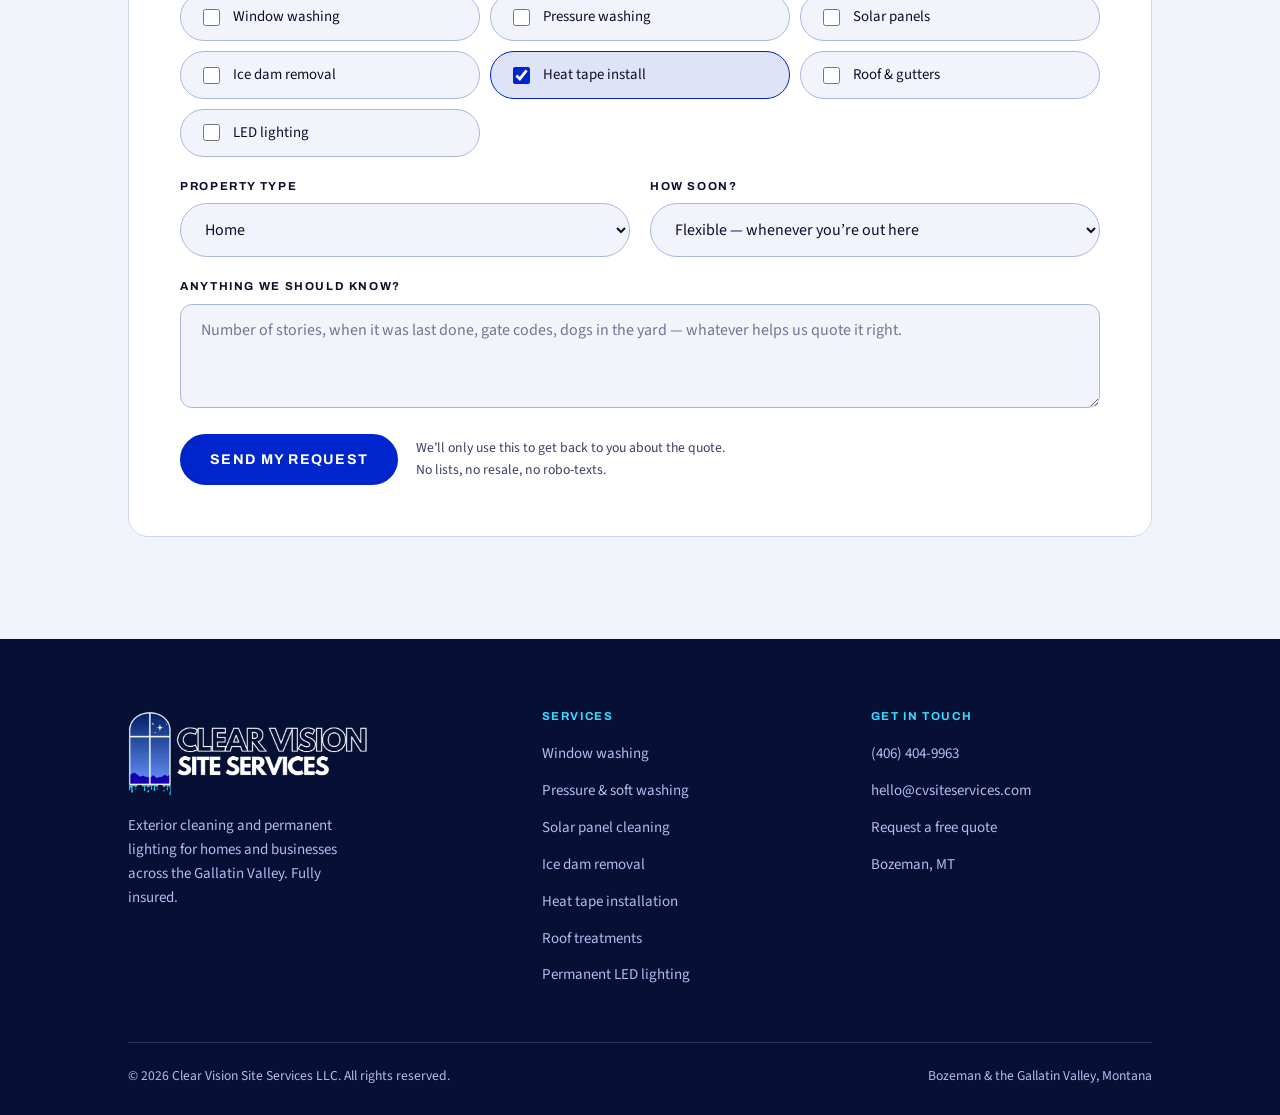
<file: heat-tape-installation.html>
<!doctype html>
<html lang="en">
<head>
<meta charset="utf-8">
<meta name="viewport" content="width=device-width, initial-scale=1">
<title>Heat Tape &amp; Roof De-Icing Cable Installation in Bozeman, MT | Clear Vision Site Services</title>
<meta name="description" content="Heat tape and roof de-icing cable installation in Bozeman and the Gallatin Valley. Self-regulating cable on eaves, valleys, gutters and downspouts. Installed before the first hard freeze.">
<link rel="canonical" href="https://cvsiteservices.com/heat-tape-installation.html">
<link rel="icon" type="image/png" sizes="32x32" href="assets/favicon-32.png">
<link rel="icon" type="image/png" sizes="16x16" href="assets/favicon-16.png">
<link rel="icon" type="image/png" sizes="48x48" href="assets/favicon-48.png">
<link rel="apple-touch-icon" sizes="180x180" href="assets/apple-touch-icon.png">
<link rel="manifest" href="site.webmanifest">
<meta name="apple-mobile-web-app-title" content="Clear Vision">
<meta name="theme-color" content="#0A0F2C">
<meta property="og:title" content="Heat Tape & Roof De-Icing Cable Installation in Bozeman, MT | Clear Vision Site Services">
<meta property="og:description" content="Heat tape and roof de-icing cable installation in Bozeman and the Gallatin Valley. Self-regulating cable on eaves, valleys, gutters and downspouts. Installed before the first hard freeze.">
<meta property="og:image" content="https://cvsiteservices.com/assets/social-preview.png">
<meta property="og:type" content="website">
<link rel="preconnect" href="https://fonts.googleapis.com">
<link rel="preconnect" href="https://fonts.gstatic.com" crossorigin>
<link rel="stylesheet" href="https://fonts.googleapis.com/css2?family=Archivo:wght@500;600;700;800;900&family=Source+Sans+3:ital,wght@0,400;0,600;0,700;1,400&display=swap">
<link rel="stylesheet" href="assets/site.css">
</head>
<body>

<header class="site-header">
  <div class="wrap header-inner">
    <a class="brand" href="index.html">
      <img src="assets/mark.png" alt="" width="24" height="48">
      <span class="brand-name">
        <span class="l1">Clear Vision</span>
        <span class="l2">Site Services</span>
      </span>
    </a>
    <nav class="nav" aria-label="Main">
      <a href="index.html#services">Services</a>
      <a href="index.html#seasons">When to book</a>
      <a href="index.html#area">Service area</a>
      <a href="#faq">FAQ</a>
    </nav>
    <a class="header-phone" href="tel:+14064049963">(406) 404-9963</a>
    <a class="btn btn-primary header-cta" href="#quote">Free quote</a>
  </div>
</header>

<main id="top">

  <section class="section hero">
    <div class="wrap">
      <nav class="breadcrumb" aria-label="Breadcrumb">
        <a href="index.html">Home</a>
        <span class="sep">/</span>
        <a href="index.html#services">Services</a>
        <span class="sep">/</span>
        <span aria-current="page">Heat Tape Installation</span>
      </nav>

      <div class="window window-sm">
        <svg class="stars" viewBox="0 0 420 300" aria-hidden="true" fill="none">
          <path d="M300 78l9 30 30 9-30 9-9 30-9-30-30-9 30-9 9-30z" fill="#EEF1FF"/>
          <path d="M232 40l5.5 18 18 5.5-18 5.5-5.5 18-5.5-18-18-5.5 18-5.5 5.5-18z" fill="#EEF1FF" opacity=".85"/>
          <path d="M366 132l4 13 13 4-13 4-4 13-4-13-13-4 13-4 4-13z" fill="#EEF1FF" opacity=".7"/>
          <circle cx="180" cy="96" r="2" fill="#EEF1FF" opacity=".5"/>
          <circle cx="340" cy="40" r="2.4" fill="#EEF1FF" opacity=".55"/>
        </svg>
        <div class="window-content">
          <p class="eyebrow" style="color:var(--cyan)"><span>Heat Tape Installation</span><span style="color:rgba(238,241,255,.55)">/</span><span style="color:rgba(238,241,255,.72)">Bozeman, Montana</span></p>
          <h1>Give the meltwater somewhere to go.</h1>
        </div>
        <svg class="ridge" viewBox="0 0 1200 150" preserveAspectRatio="none" aria-hidden="true">
          <path d="M0 150V90L75 54 130 76 205 32 280 70 350 46 425 82 500 42 575 78 650 52 725 88 800 48 875 80 950 40 1025 74 1100 50 1200 84V150Z" fill="#1801AD" opacity=".55"/>
          <path d="M0 150V118L65 98 140 114 215 84 290 108 365 76 440 104 515 72 590 102 665 80 740 110 815 78 890 106 965 84 1040 112 1115 90 1200 106V150Z" fill="#0A1560"/>
        </svg>
        <svg class="drips" viewBox="0 0 1200 60" preserveAspectRatio="none" aria-hidden="true">
          <path d="M0 60V34C100 20 200 44 300 32 400 20 500 44 600 32 700 20 800 44 900 32 1000 20 1100 44 1200 32V60z" fill="#1ABEFF"/>
          <path d="M0 60V42C90 30 180 52 270 42 360 32 450 54 540 44 630 34 720 54 810 44 900 34 990 54 1080 44 1140 38 1170 40 1200 42V60z" fill="#39DAFF"/>
        </svg>
      </div>

      <div class="hero-below">
        <div>
          <p class="lede">Self-regulating heat cable along the eave, through the valleys, and down the gutters and downspouts — so meltwater drains off the roof instead of refreezing at the edge and building a dam.</p>
          <div class="hero-actions">
            <a class="btn btn-primary" href="#quote">Get a free quote</a>
            <a class="btn btn-ghost" href="tel:+14064049963">Call (406) 404-9963</a>
          </div>
        </div>
        <div class="trust">
          <div>Fully insured <span>Certificate available on request before we start.</span></div>
          <div>Free written quotes <span>Scope and price in writing, usually within one business day.</span></div>
          <div>Locally owned <span>Based in Bozeman. We work the Gallatin Valley.</span></div>
        </div>
      </div>
    </div>
  </section>

  <section class="section" style="padding-top:0">
    <div class="wrap">
      <div class="svc-body">
        <div class="prose">

          <div>
            <h2>What&rsquo;s included</h2>
            <ul class="checklist">
              <li>Self-regulating cable, not constant-wattage</li>
              <li>Zigzag pattern along problem eaves</li>
              <li>Runs through valleys where they meet the eave</li>
              <li>Cable down the gutter and through the downspout</li>
              <li>Clip mounting — no nail holes through the roof</li>
              <li>Coordination with a licensed electrician for the circuit</li>
              <li>Thermostat or controller so it is not running in April</li>
              <li>Walkthrough of what it does and does not do</li>
            </ul>
          </div>

          <div>
            <h2>How we do it</h2>
            <ol class="method">
              <li><div><strong>Look at where the ice actually forms</strong><span>We walk the roof and the ground and ask what happened last winter. Cable everywhere is wasted money — cable on the two eaves and one valley that dam every year is the job.</span></div></li>
              <li><div><strong>Lay out the run</strong><span>Zigzag along the eave so the heated band covers the overhang and reaches back past the exterior wall line, then continue into the gutter and all the way down the downspout. A heated eave draining into a frozen gutter accomplishes nothing.</span></div></li>
              <li><div><strong>Mount without perforating the roof</strong><span>Clips attach to the shingle edge and gutter rather than nailing through the roof surface. Every hole in a roof is a future leak, so we do not make any.</span></div></li>
              <li><div><strong>Power it properly and hand it over</strong><span>Cable needs a dedicated GFCI-protected circuit — that part is a licensed electrician’s work, and we coordinate it rather than pretend otherwise. Then we show you the controller and when to use it.</span></div></li>
            </ol>
          </div>

          <div>
            <h2>Where heat tape is the right call — and where it is not</h2>
            <p>We would rather be straight with you than sell cable to everyone who asks.</p>
            <p><strong>Heat tape does not fix the cause of ice dams.</strong> Dams form because heat leaking into the attic melts snow from underneath, and that meltwater refreezes when it reaches the cold eave. Cable does not stop that. What it does is keep an open drainage channel so the water gets off the roof instead of pooling behind a ridge of ice and backing up under the shingles.</p>
            <p><strong>It is the right call when:</strong> you have a vaulted ceiling or cathedral roof with no accessible attic to insulate; the same two or three eaves dam every single winter; ice falls onto an entry, walkway or driveway where somebody could get hit; you have a low-slope section or a north-facing valley that never sees sun; or the insulation and air-sealing work is on the list but is not happening this fall.</p>
            <p><strong>It is not the right first move when</strong> you have an accessible attic and the real problem is six inches of settled insulation, a bath fan venting into the attic, or an unsealed attic hatch. Fixing that is more effective and costs less to run. We will say so if that is what we see.</p>
          </div>

          <div class="callout">
            <h3>Two things people get wrong about heat cable</h3>
            <p><strong>Cable type matters more than brand.</strong> The cheap hardware-store cable is constant-wattage: it draws full power whenever it is plugged in regardless of temperature, it cannot safely cross over itself, it should not contact metal gutters or flashing unless properly grounded, and it loses effectiveness in deep cold — right when you need it. Self-regulating cable varies its draw with temperature, can overlap safely, works against metal, and typically carries a five-year warranty against the one or two years on constant-wattage. It costs more. It is the one we install.</p>
            <p><strong>It costs money to run.</strong> Heat cable is a resistance heater on your roof, and a system left switched on all season adds a real amount to a winter power bill. A thermostat or moisture-sensing controller that only runs it in melt conditions pays for itself, and it stops the classic mistake of leaving the whole thing energized until May.</p>
          </div>

          <div>
            <h2>What drives the price</h2>
            <p>We quote every property individually rather than publishing a flat rate, because these six things change the number more than anything else. Nothing on your invoice will differ from the written quote.</p>
            <ul class="factors">
              <li><span class="k">Linear feet of cable</span><span class="v">The main driver. Eave length, plus the zigzag multiplier, plus gutter and downspout runs.</span></li>
              <li><span class="k">Cable type</span><span class="v">Self-regulating costs more up front than constant-wattage and lasts roughly five times as long. We install self-regulating.</span></li>
              <li><span class="k">Roof height &amp; pitch</span><span class="v">Two-story eaves and steep pitches take longer and need fall protection.</span></li>
              <li><span class="k">Valleys &amp; dormers</span><span class="v">Each valley or dormer that needs covering adds cable and layout time.</span></li>
              <li><span class="k">Electrical work</span><span class="v">A dedicated GFCI circuit near the run. Priced by the electrician, not by us.</span></li>
              <li><span class="k">Controller</span><span class="v">A thermostat or moisture-sensing controller adds cost up front and cuts what the system costs to run.</span></li>
            </ul>
          </div>

          <div id="faq">
            <h2>Common questions</h2>
      <details>
        <summary>Will heat tape stop ice dams from forming?</summary>
        <p>Not on its own, and nobody should tell you otherwise. It keeps a drainage channel open through and under the snow so meltwater can leave the roof instead of building a dam. On a house whose real problem is attic heat loss, cable manages the symptom — air sealing and insulation address the cause. Where there is no accessible attic, or where the fix is not happening this year, managing the symptom is a legitimate choice.</p>
      </details>
      <details>
        <summary>When should it be installed?</summary>
        <p>September or October, before the first hard freeze. Installing cable on an iced roof is slower, more expensive and harder to do well. If you are already dealing with a dam, we remove that first and install afterward.</p>
      </details>
      <details>
        <summary>How long does it last?</summary>
        <p>Self-regulating cable is generally expected to run about ten years, with manufacturer warranties commonly around five. Constant-wattage cable typically carries a one- to two-year warranty, which tells you most of what you need to know about the difference.</p>
      </details>
      <details>
        <summary>Does it need its own circuit?</summary>
        <p>Yes — a dedicated, GFCI-protected circuit. That is licensed electrical work. We handle the cable and the layout, and coordinate the electrical rather than doing it ourselves.</p>
      </details>
      <details>
        <summary>Can I leave it plugged in all winter?</summary>
        <p>You can, and it will cost you. A thermostat or moisture-sensing controller runs it only in the conditions that actually cause dams, which is most of the benefit for a fraction of the energy. We include a controller in the quote unless you tell us not to.</p>
      </details>
      <details>
        <summary>Will it damage my roof?</summary>
        <p>Not the way we mount it. Cable attaches with clips at the shingle edge and gutter — no fasteners driven through the roof surface. Self-regulating cable is also safe where it overlaps and where it contacts metal, which is where badly installed constant-wattage cable causes trouble.</p>
      </details>
          </div>

        </div>

        <aside class="rail">
          <div class="rail-card">
            <h3>Free written quote</h3>
            <p>Tell us about the property and we&rsquo;ll send scope and price, usually within one business day.</p>
            <a class="btn btn-primary" href="#quote">Request a quote</a>
          </div>
          <div class="rail-card">
            <h3>Other services</h3>
            <ul class="rail-list">
      <li><a href="window-washing.html">Window Washing</a></li>
      <li><a href="pressure-washing.html">Pressure &amp; Soft Washing</a></li>
      <li><a href="solar-panel-cleaning.html">Solar Panel Cleaning</a></li>
      <li><a href="ice-dam-removal.html">Ice Dam Removal</a></li>
      <li><a href="roof-treatments.html">Roof Treatments</a></li>
      <li><a href="permanent-led-lighting.html">Permanent LED Lighting</a></li>
            </ul>
          </div>
        </aside>
      </div>
    </div>
  </section>

  <section class="section" style="padding-top:0">
    <div class="wrap">
      <p class="eyebrow"><span>Often booked together</span></p>
      <div class="related">
      <a class="rel" href="ice-dam-removal.html">
        <strong>Ice Dam Removal</strong>
        <span>Low-pressure steam, no chisels. Emergency response all winter.</span>
      </a>
      <a class="rel" href="roof-treatments.html">
        <strong>Roof Treatments</strong>
        <span>Moss and lichen treatment, gutter clear-out, needle removal.</span>
      </a>
      <a class="rel" href="permanent-led-lighting.html">
        <strong>Permanent LED Lighting</strong>
        <span>Track under the eave, app-controlled, up once and left there.</span>
      </a>
      </div>
    </div>
  </section>

  <section class="section" id="quote" style="padding-top:0">
    <div class="wrap">
      <div class="quote">
        <p class="eyebrow"><span>Free quote</span><span class="sep">/</span><span class="muted">No obligation</span></p>
        <h2 style="font-size:var(--step-3)">Tell us what needs cleaning.</h2>
        <p class="lede" style="margin-top:14px">Most quotes go back out within one business day. If it&rsquo;s an ice dam, call instead &mdash; <a href="tel:+14064049963" style="color:var(--accent);font-weight:600">(406) 404-9963</a>.</p>

        <form class="form-grid" action="https://formspree.io/f/xbgjnzyq" method="POST">
          <input type="hidden" name="_subject" value="New quote request &mdash; Heat Tape Installation">
          <input type="hidden" name="_next" value="https://cvsiteservices.com/thank-you.html">
          <input type="hidden" name="page" value="heat-tape-installation">
          <div class="hp" aria-hidden="true">
            <label for="company-website">Leave this field empty</label>
            <input id="company-website" type="text" name="_gotcha" tabindex="-1" autocomplete="off">
          </div>

          <div class="field">
            <label for="name">Your name</label>
            <input id="name" name="name" type="text" autocomplete="name" required>
          </div>
          <div class="field">
            <label for="phone">Phone</label>
            <input id="phone" name="phone" type="tel" autocomplete="tel" required>
          </div>
          <div class="field">
            <label for="email">Email</label>
            <input id="email" name="email" type="email" autocomplete="email" required>
          </div>
          <div class="field">
            <label for="address">Property address or neighborhood</label>
            <input id="address" name="address" type="text" placeholder="e.g. Bridger Canyon, Four Corners, downtown">
          </div>

          <fieldset>
            <span class="legend">What do you need? Check all that apply</span>
            <div class="checks">
              <label class="check"><input type="checkbox" name="services" value="Window washing"> Window washing</label>
              <label class="check"><input type="checkbox" name="services" value="Pressure / soft washing"> Pressure washing</label>
              <label class="check"><input type="checkbox" name="services" value="Solar panel cleaning"> Solar panels</label>
              <label class="check"><input type="checkbox" name="services" value="Ice dam removal"> Ice dam removal</label>
              <label class="check"><input type="checkbox" name="services" value="Heat tape installation" checked> Heat tape install</label>
              <label class="check"><input type="checkbox" name="services" value="Roof treatment / gutters"> Roof &amp; gutters</label>
              <label class="check"><input type="checkbox" name="services" value="Permanent LED lighting"> LED lighting</label>
            </div>
          </fieldset>

          <div class="field">
            <label for="property">Property type</label>
            <select id="property" name="property_type">
              <option>Home</option>
              <option>Commercial / storefront</option>
              <option>HOA or multi-unit</option>
              <option>Other</option>
            </select>
          </div>
          <div class="field">
            <label for="timing">How soon?</label>
            <select id="timing" name="timing">
              <option>Flexible &mdash; whenever you&rsquo;re out here</option>
              <option>Within the next two weeks</option>
              <option>This week</option>
              <option>Urgent / active leak</option>
            </select>
          </div>

          <div class="field full">
            <label for="notes">Anything we should know?</label>
            <textarea id="notes" name="notes" placeholder="Number of stories, when it was last done, gate codes, dogs in the yard &mdash; whatever helps us quote it right."></textarea>
          </div>

          <div class="form-footer">
            <button class="btn btn-primary" type="submit">Send my request</button>
            <p class="form-note">We&rsquo;ll only use this to get back to you about the quote. No lists, no resale, no robo-texts.</p>
          </div>
        </form>
      </div>
    </div>
  </section>

</main>

<footer class="site-footer">
  <div class="wrap">
    <div class="footer-top">
      <div class="footer-brand">
        <img src="assets/logo-footer.png" alt="Clear Vision Site Services" width="240" height="85">
        <p>Exterior cleaning and permanent lighting for homes and businesses across the Gallatin Valley. Fully insured.</p>
      </div>
      <div>
        <h4>Services</h4>
        <ul class="footer-services">
          <li><a href="window-washing.html">Window washing</a></li>
          <li><a href="pressure-washing.html">Pressure &amp; soft washing</a></li>
          <li><a href="solar-panel-cleaning.html">Solar panel cleaning</a></li>
          <li><a href="ice-dam-removal.html">Ice dam removal</a></li>
          <li><a href="heat-tape-installation.html">Heat tape installation</a></li>
          <li><a href="roof-treatments.html">Roof treatments</a></li>
          <li><a href="permanent-led-lighting.html">Permanent LED lighting</a></li>
        </ul>
      </div>
      <div>
        <h4>Get in touch</h4>
        <ul>
          <li><a href="tel:+14064049963">(406) 404-9963</a></li>
          <li><a href="mailto:hello@cvsiteservices.com">hello@cvsiteservices.com</a></li>
          <li><a href="#quote">Request a free quote</a></li>
          <li><span style="color:var(--on-dark-2);font-size:.94rem">Bozeman, MT</span></li>
        </ul>
      </div>
    </div>
    <div class="footer-bottom">
      <span>&copy; 2026 Clear Vision Site Services LLC. All rights reserved.</span>
      <span>Bozeman &amp; the Gallatin Valley, Montana</span>
    </div>
  </div>
</footer>

<script type="application/ld+json">
{
  "@context":"https://schema.org",
  "@type":"Service",
  "name":"Heat Tape Installation",
  "serviceType":"Heat Tape Installation",
  "description":"Heat tape and roof de-icing cable installation in Bozeman and the Gallatin Valley. Self-regulating cable on eaves, valleys, gutters and downspouts. Installed before the first hard freeze.",
  "url":"https://cvsiteservices.com/heat-tape-installation.html",
  "areaServed":[
    {"@type":"City","name":"Bozeman"},{"@type":"City","name":"Belgrade"},
    {"@type":"City","name":"Four Corners"},{"@type":"City","name":"Gallatin Gateway"},
    {"@type":"City","name":"Manhattan"},{"@type":"City","name":"Three Forks"},
    {"@type":"City","name":"Big Sky"},{"@type":"City","name":"Livingston"}
  ],
  "provider":{
    "@type":"HomeAndConstructionBusiness",
    "name":"Clear Vision Site Services LLC",
    "telephone":"+1-406-404-9963",
    "email":"hello@cvsiteservices.com",
    "url":"https://cvsiteservices.com",
    "address":{"@type":"PostalAddress","addressLocality":"Bozeman","addressRegion":"MT","addressCountry":"US"}
  }
}
</script>
<script type="application/ld+json">
{
  "@context":"https://schema.org","@type":"BreadcrumbList",
  "itemListElement":[
    {"@type":"ListItem","position":1,"name":"Home","item":"https://cvsiteservices.com/"},
    {"@type":"ListItem","position":2,"name":"Services","item":"https://cvsiteservices.com/#services"},
    {"@type":"ListItem","position":3,"name":"Heat Tape Installation","item":"https://cvsiteservices.com/heat-tape-installation.html"}
  ]
}
</script>
<script type="application/ld+json">
{
  "@context": "https://schema.org",
  "@type": "FAQPage",
  "mainEntity": [
    {
      "@type": "Question",
      "name": "Will heat tape stop ice dams from forming?",
      "acceptedAnswer": {
        "@type": "Answer",
        "text": "Not on its own, and nobody should tell you otherwise. It keeps a drainage channel open through and under the snow so meltwater can leave the roof instead of building a dam. On a house whose real problem is attic heat loss, cable manages the symptom \u2014 air sealing and insulation address the cause. Where there is no accessible attic, or where the fix is not happening this year, managing the symptom is a legitimate choice."
      }
    },
    {
      "@type": "Question",
      "name": "When should it be installed?",
      "acceptedAnswer": {
        "@type": "Answer",
        "text": "September or October, before the first hard freeze. Installing cable on an iced roof is slower, more expensive and harder to do well. If you are already dealing with a dam, we remove that first and install afterward."
      }
    },
    {
      "@type": "Question",
      "name": "How long does it last?",
      "acceptedAnswer": {
        "@type": "Answer",
        "text": "Self-regulating cable is generally expected to run about ten years, with manufacturer warranties commonly around five. Constant-wattage cable typically carries a one- to two-year warranty, which tells you most of what you need to know about the difference."
      }
    },
    {
      "@type": "Question",
      "name": "Does it need its own circuit?",
      "acceptedAnswer": {
        "@type": "Answer",
        "text": "Yes \u2014 a dedicated, GFCI-protected circuit. That is licensed electrical work. We handle the cable and the layout, and coordinate the electrical rather than doing it ourselves."
      }
    },
    {
      "@type": "Question",
      "name": "Can I leave it plugged in all winter?",
      "acceptedAnswer": {
        "@type": "Answer",
        "text": "You can, and it will cost you. A thermostat or moisture-sensing controller runs it only in the conditions that actually cause dams, which is most of the benefit for a fraction of the energy. We include a controller in the quote unless you tell us not to."
      }
    },
    {
      "@type": "Question",
      "name": "Will it damage my roof?",
      "acceptedAnswer": {
        "@type": "Answer",
        "text": "Not the way we mount it. Cable attaches with clips at the shingle edge and gutter \u2014 no fasteners driven through the roof surface. Self-regulating cable is also safe where it overlaps and where it contacts metal, which is where badly installed constant-wattage cable causes trouble."
      }
    }
  ]
}
</script>

<script src="assets/form.js" defer></script>
</body>
</html>
</file>
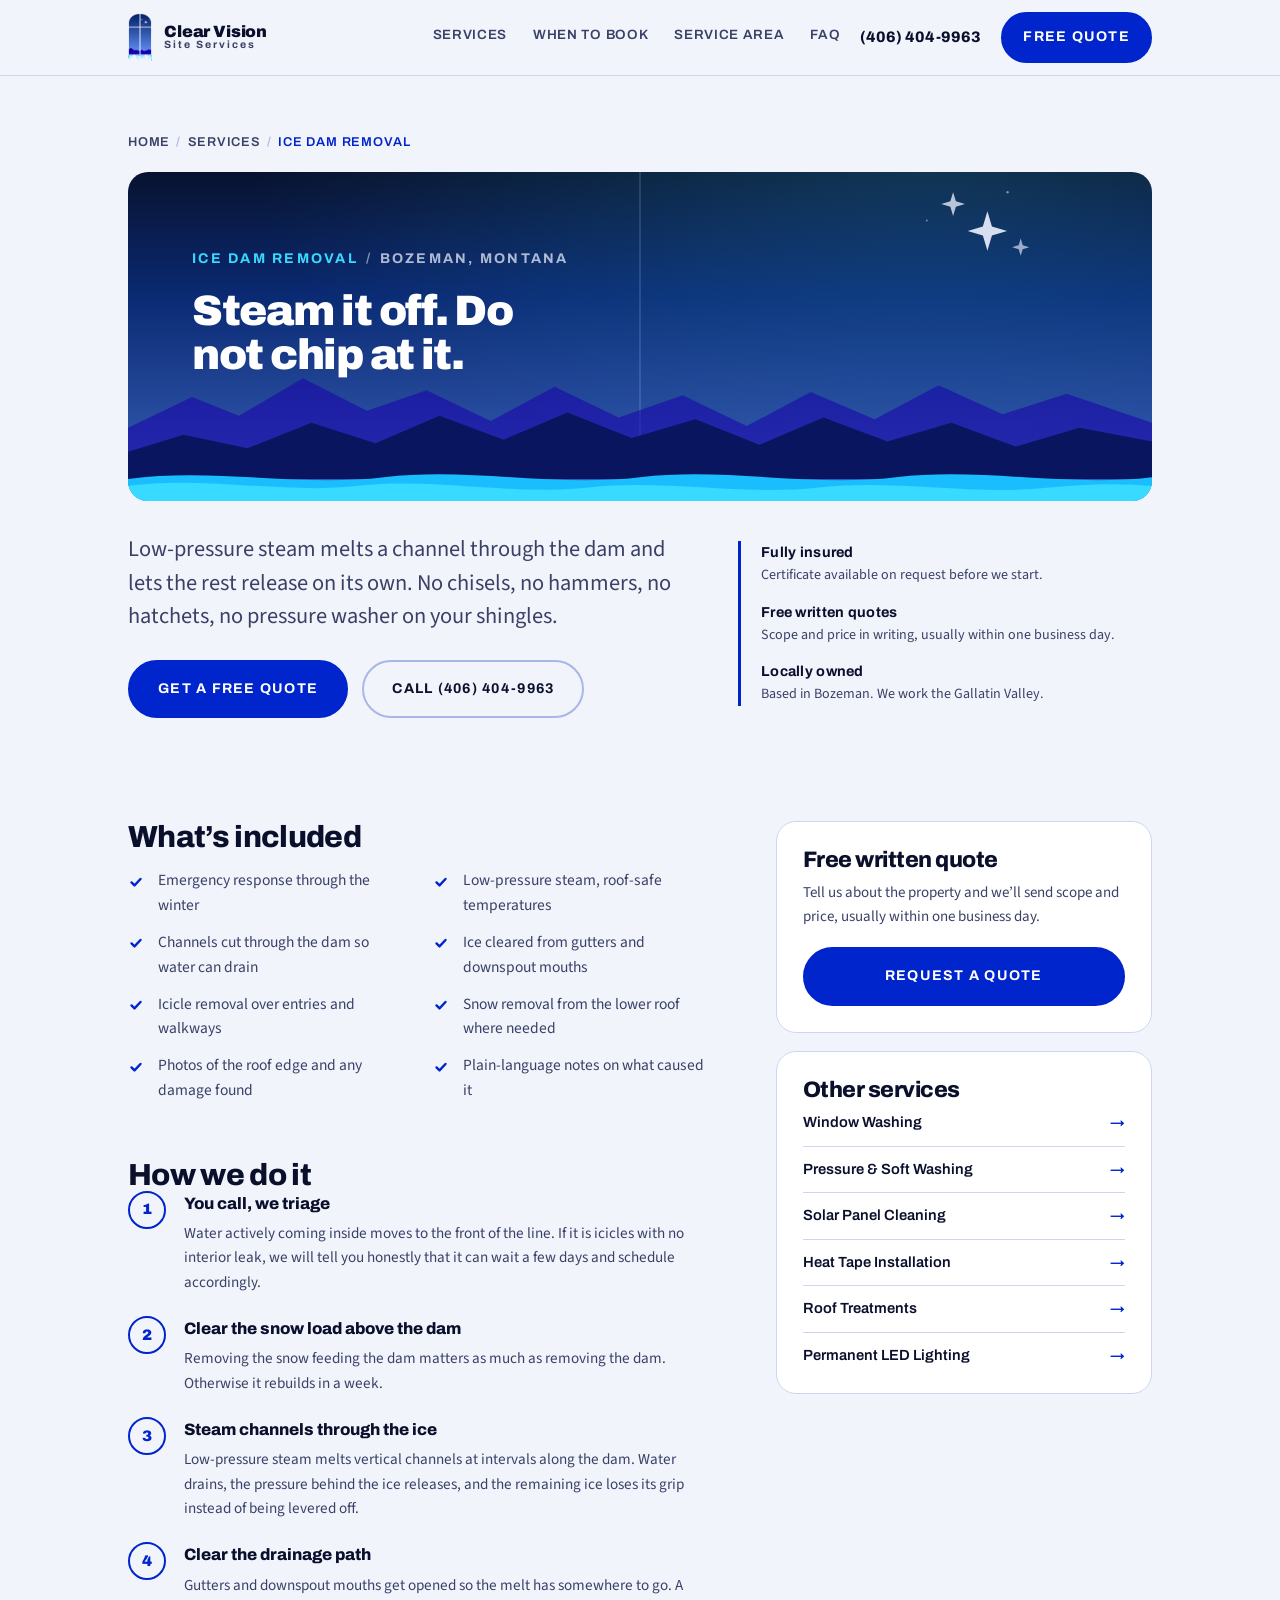
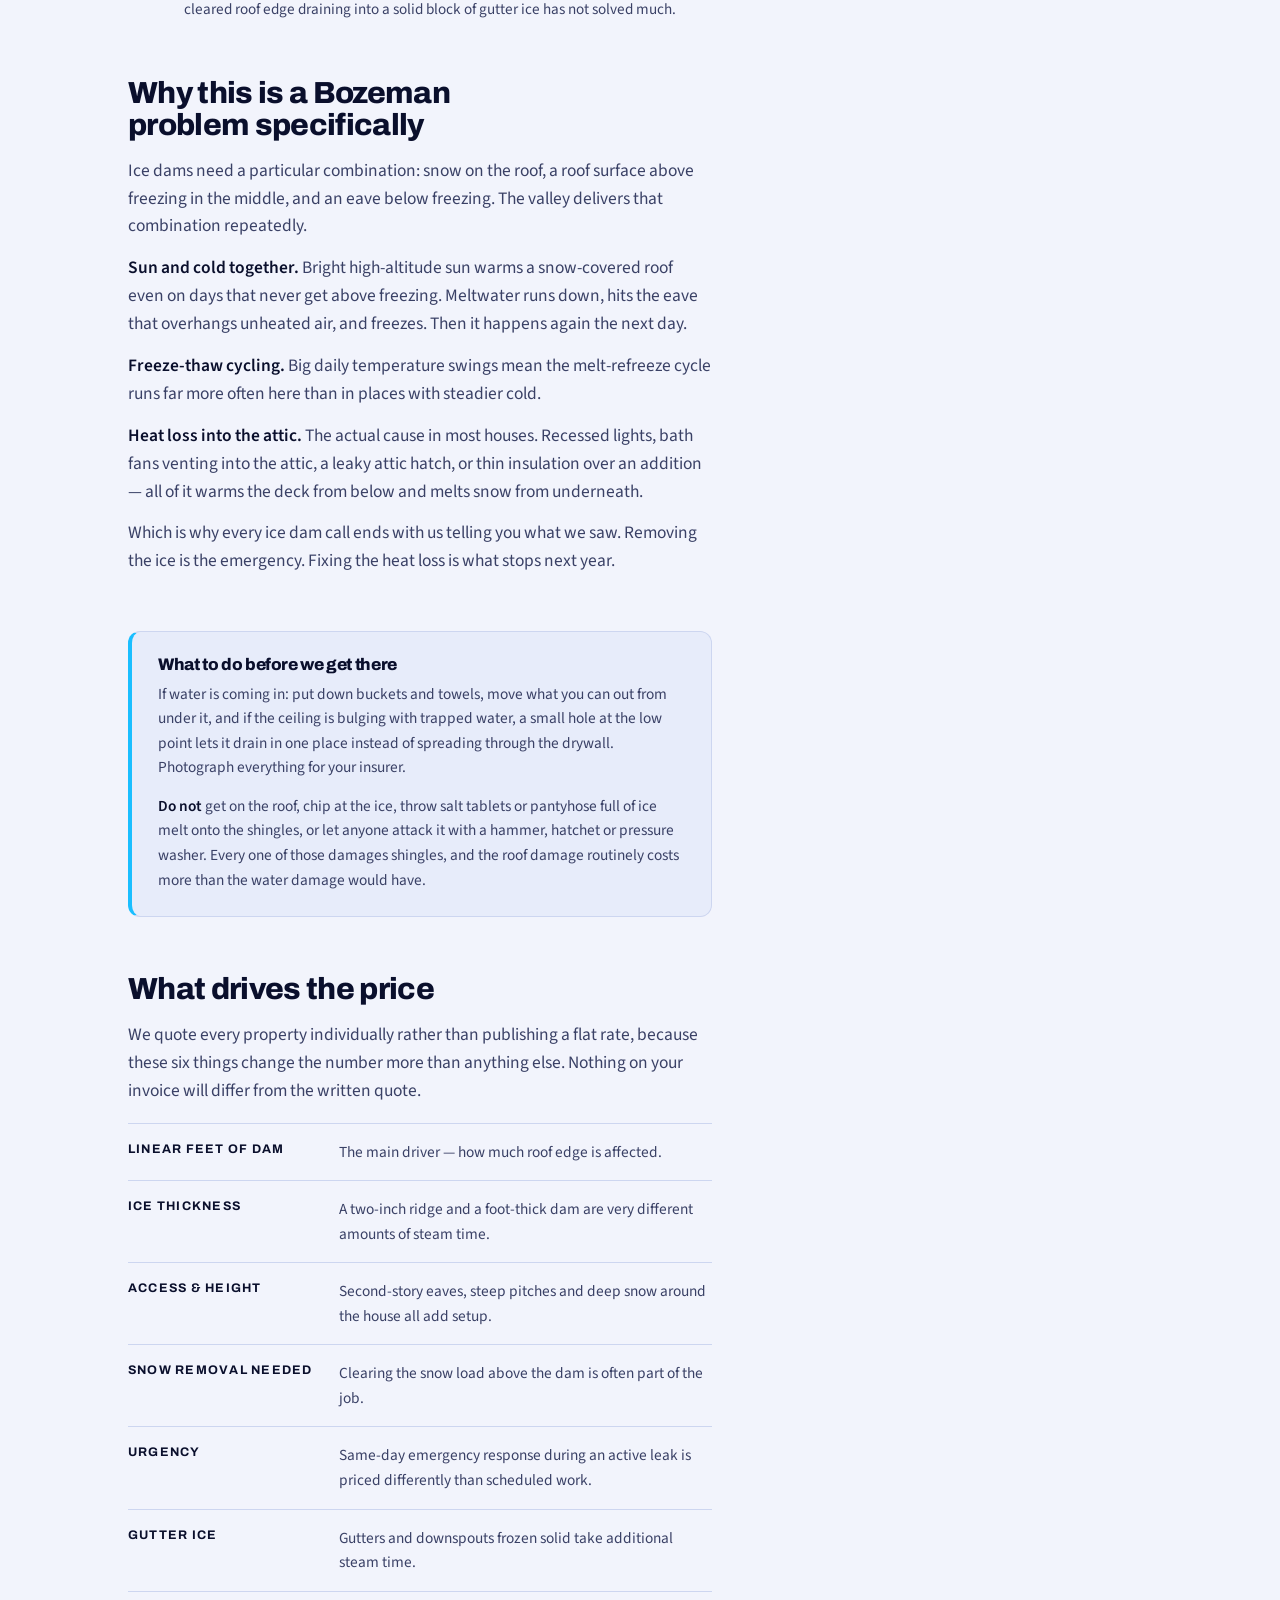
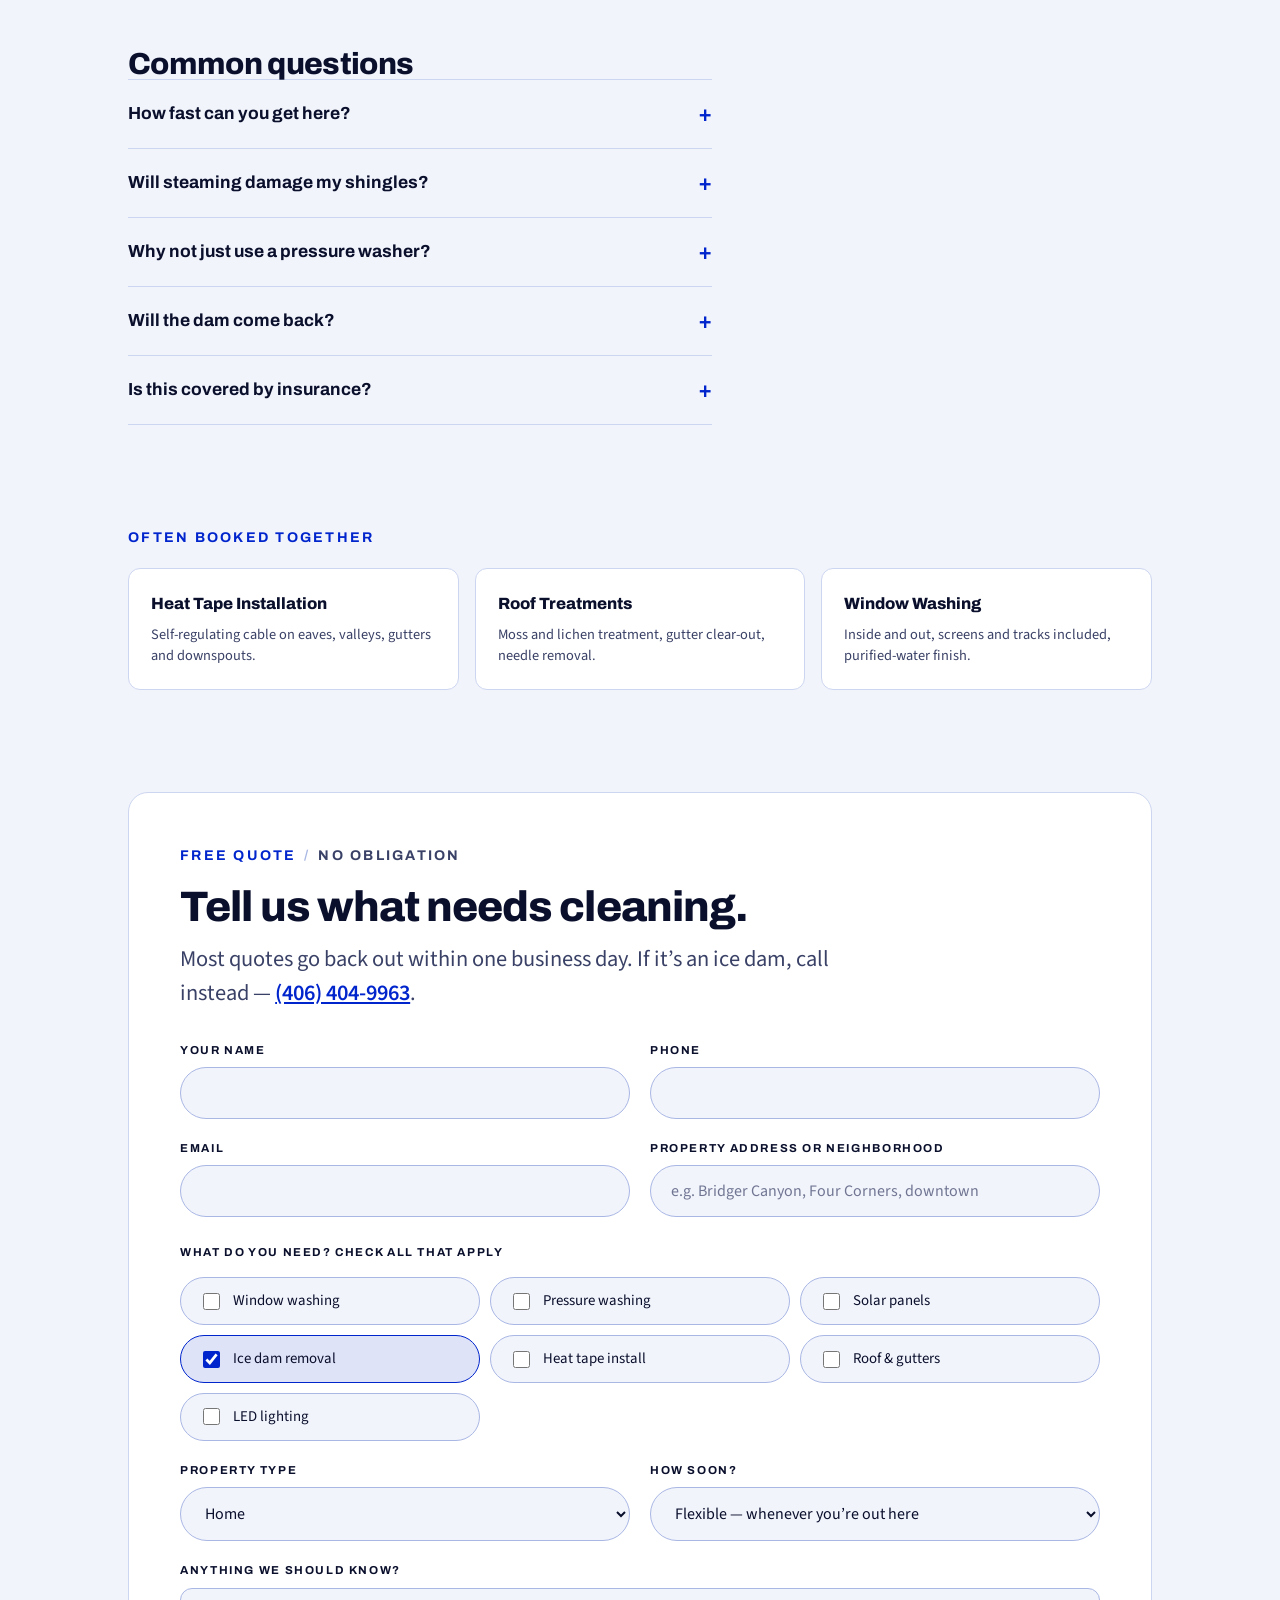
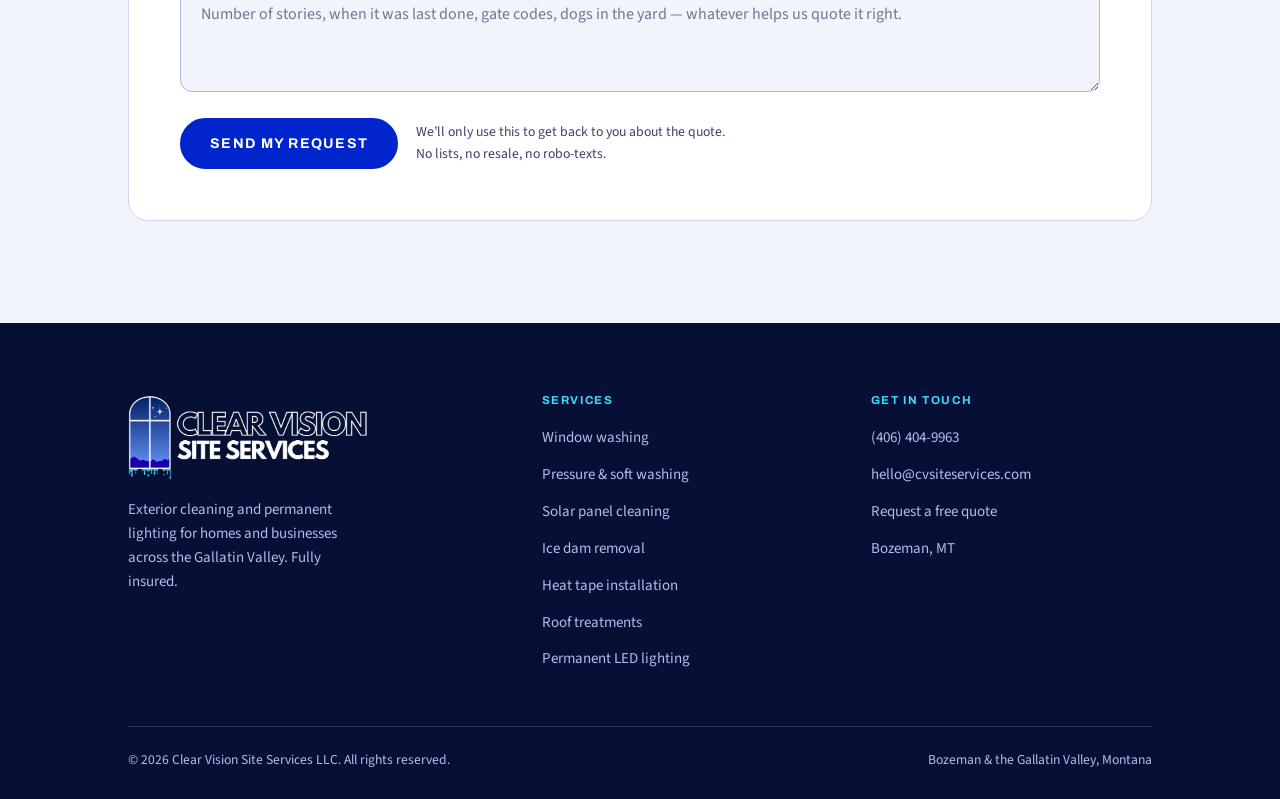
<file: ice-dam-removal.html>
<!doctype html>
<html lang="en">
<head>
<meta charset="utf-8">
<meta name="viewport" content="width=device-width, initial-scale=1">
<title>Ice Dam Removal in Bozeman, MT — Low-Pressure Steam | Clear Vision Site Services</title>
<meta name="description" content="Emergency ice dam removal in Bozeman and the Gallatin Valley using low-pressure steam — no chisels, no hammers, no roof damage. Call as soon as you see water inside.">
<link rel="canonical" href="https://cvsiteservices.com/ice-dam-removal.html">
<link rel="icon" type="image/png" sizes="32x32" href="assets/favicon-32.png">
<link rel="icon" type="image/png" sizes="16x16" href="assets/favicon-16.png">
<link rel="icon" type="image/png" sizes="48x48" href="assets/favicon-48.png">
<link rel="apple-touch-icon" sizes="180x180" href="assets/apple-touch-icon.png">
<link rel="manifest" href="site.webmanifest">
<meta name="apple-mobile-web-app-title" content="Clear Vision">
<meta name="theme-color" content="#0A0F2C">
<meta property="og:title" content="Ice Dam Removal in Bozeman, MT — Low-Pressure Steam | Clear Vision Site Services">
<meta property="og:description" content="Emergency ice dam removal in Bozeman and the Gallatin Valley using low-pressure steam — no chisels, no hammers, no roof damage. Call as soon as you see water inside.">
<meta property="og:image" content="https://cvsiteservices.com/assets/social-preview.png">
<meta property="og:type" content="website">
<link rel="preconnect" href="https://fonts.googleapis.com">
<link rel="preconnect" href="https://fonts.gstatic.com" crossorigin>
<link rel="stylesheet" href="https://fonts.googleapis.com/css2?family=Archivo:wght@500;600;700;800;900&family=Source+Sans+3:ital,wght@0,400;0,600;0,700;1,400&display=swap">
<link rel="stylesheet" href="assets/site.css">
</head>
<body>

<header class="site-header">
  <div class="wrap header-inner">
    <a class="brand" href="index.html">
      <img src="assets/mark.png" alt="" width="24" height="48">
      <span class="brand-name">
        <span class="l1">Clear Vision</span>
        <span class="l2">Site Services</span>
      </span>
    </a>
    <nav class="nav" aria-label="Main">
      <a href="index.html#services">Services</a>
      <a href="index.html#seasons">When to book</a>
      <a href="index.html#area">Service area</a>
      <a href="#faq">FAQ</a>
    </nav>
    <a class="header-phone" href="tel:+14064049963">(406) 404-9963</a>
    <a class="btn btn-primary header-cta" href="#quote">Free quote</a>
  </div>
</header>

<main id="top">

  <section class="section hero">
    <div class="wrap">
      <nav class="breadcrumb" aria-label="Breadcrumb">
        <a href="index.html">Home</a>
        <span class="sep">/</span>
        <a href="index.html#services">Services</a>
        <span class="sep">/</span>
        <span aria-current="page">Ice Dam Removal</span>
      </nav>

      <div class="window window-sm">
        <svg class="stars" viewBox="0 0 420 300" aria-hidden="true" fill="none">
          <path d="M300 78l9 30 30 9-30 9-9 30-9-30-30-9 30-9 9-30z" fill="#EEF1FF"/>
          <path d="M232 40l5.5 18 18 5.5-18 5.5-5.5 18-5.5-18-18-5.5 18-5.5 5.5-18z" fill="#EEF1FF" opacity=".85"/>
          <path d="M366 132l4 13 13 4-13 4-4 13-4-13-13-4 13-4 4-13z" fill="#EEF1FF" opacity=".7"/>
          <circle cx="180" cy="96" r="2" fill="#EEF1FF" opacity=".5"/>
          <circle cx="340" cy="40" r="2.4" fill="#EEF1FF" opacity=".55"/>
        </svg>
        <div class="window-content">
          <p class="eyebrow" style="color:var(--cyan)"><span>Ice Dam Removal</span><span style="color:rgba(238,241,255,.55)">/</span><span style="color:rgba(238,241,255,.72)">Bozeman, Montana</span></p>
          <h1>Steam it off. Do not chip at it.</h1>
        </div>
        <svg class="ridge" viewBox="0 0 1200 150" preserveAspectRatio="none" aria-hidden="true">
          <path d="M0 150V90L75 54 130 76 205 32 280 70 350 46 425 82 500 42 575 78 650 52 725 88 800 48 875 80 950 40 1025 74 1100 50 1200 84V150Z" fill="#1801AD" opacity=".55"/>
          <path d="M0 150V118L65 98 140 114 215 84 290 108 365 76 440 104 515 72 590 102 665 80 740 110 815 78 890 106 965 84 1040 112 1115 90 1200 106V150Z" fill="#0A1560"/>
        </svg>
        <svg class="drips" viewBox="0 0 1200 60" preserveAspectRatio="none" aria-hidden="true">
          <path d="M0 60V34C100 20 200 44 300 32 400 20 500 44 600 32 700 20 800 44 900 32 1000 20 1100 44 1200 32V60z" fill="#1ABEFF"/>
          <path d="M0 60V42C90 30 180 52 270 42 360 32 450 54 540 44 630 34 720 54 810 44 900 34 990 54 1080 44 1140 38 1170 40 1200 42V60z" fill="#39DAFF"/>
        </svg>
      </div>

      <div class="hero-below">
        <div>
          <p class="lede">Low-pressure steam melts a channel through the dam and lets the rest release on its own. No chisels, no hammers, no hatchets, no pressure washer on your shingles.</p>
          <div class="hero-actions">
            <a class="btn btn-primary" href="#quote">Get a free quote</a>
            <a class="btn btn-ghost" href="tel:+14064049963">Call (406) 404-9963</a>
          </div>
        </div>
        <div class="trust">
          <div>Fully insured <span>Certificate available on request before we start.</span></div>
          <div>Free written quotes <span>Scope and price in writing, usually within one business day.</span></div>
          <div>Locally owned <span>Based in Bozeman. We work the Gallatin Valley.</span></div>
        </div>
      </div>
    </div>
  </section>

  <section class="section" style="padding-top:0">
    <div class="wrap">
      <div class="svc-body">
        <div class="prose">

          <div>
            <h2>What&rsquo;s included</h2>
            <ul class="checklist">
              <li>Emergency response through the winter</li>
              <li>Low-pressure steam, roof-safe temperatures</li>
              <li>Channels cut through the dam so water can drain</li>
              <li>Ice cleared from gutters and downspout mouths</li>
              <li>Icicle removal over entries and walkways</li>
              <li>Snow removal from the lower roof where needed</li>
              <li>Photos of the roof edge and any damage found</li>
              <li>Plain-language notes on what caused it</li>
            </ul>
          </div>

          <div>
            <h2>How we do it</h2>
            <ol class="method">
              <li><div><strong>You call, we triage</strong><span>Water actively coming inside moves to the front of the line. If it is icicles with no interior leak, we will tell you honestly that it can wait a few days and schedule accordingly.</span></div></li>
              <li><div><strong>Clear the snow load above the dam</strong><span>Removing the snow feeding the dam matters as much as removing the dam. Otherwise it rebuilds in a week.</span></div></li>
              <li><div><strong>Steam channels through the ice</strong><span>Low-pressure steam melts vertical channels at intervals along the dam. Water drains, the pressure behind the ice releases, and the remaining ice loses its grip instead of being levered off.</span></div></li>
              <li><div><strong>Clear the drainage path</strong><span>Gutters and downspout mouths get opened so the melt has somewhere to go. A cleared roof edge draining into a solid block of gutter ice has not solved much.</span></div></li>
            </ol>
          </div>

          <div>
            <h2>Why this is a Bozeman problem specifically</h2>
            <p>Ice dams need a particular combination: snow on the roof, a roof surface above freezing in the middle, and an eave below freezing. The valley delivers that combination repeatedly.</p>
            <p><strong>Sun and cold together.</strong> Bright high-altitude sun warms a snow-covered roof even on days that never get above freezing. Meltwater runs down, hits the eave that overhangs unheated air, and freezes. Then it happens again the next day.</p>
            <p><strong>Freeze-thaw cycling.</strong> Big daily temperature swings mean the melt-refreeze cycle runs far more often here than in places with steadier cold.</p>
            <p><strong>Heat loss into the attic.</strong> The actual cause in most houses. Recessed lights, bath fans venting into the attic, a leaky attic hatch, or thin insulation over an addition — all of it warms the deck from below and melts snow from underneath.</p>
            <p>Which is why every ice dam call ends with us telling you what we saw. Removing the ice is the emergency. Fixing the heat loss is what stops next year.</p>
          </div>

          <div class="callout">
            <h3>What to do before we get there</h3>
            <p>If water is coming in: put down buckets and towels, move what you can out from under it, and if the ceiling is bulging with trapped water, a small hole at the low point lets it drain in one place instead of spreading through the drywall. Photograph everything for your insurer.</p>
            <p><strong>Do not</strong> get on the roof, chip at the ice, throw salt tablets or pantyhose full of ice melt onto the shingles, or let anyone attack it with a hammer, hatchet or pressure washer. Every one of those damages shingles, and the roof damage routinely costs more than the water damage would have.</p>
          </div>

          <div>
            <h2>What drives the price</h2>
            <p>We quote every property individually rather than publishing a flat rate, because these six things change the number more than anything else. Nothing on your invoice will differ from the written quote.</p>
            <ul class="factors">
              <li><span class="k">Linear feet of dam</span><span class="v">The main driver — how much roof edge is affected.</span></li>
              <li><span class="k">Ice thickness</span><span class="v">A two-inch ridge and a foot-thick dam are very different amounts of steam time.</span></li>
              <li><span class="k">Access &amp; height</span><span class="v">Second-story eaves, steep pitches and deep snow around the house all add setup.</span></li>
              <li><span class="k">Snow removal needed</span><span class="v">Clearing the snow load above the dam is often part of the job.</span></li>
              <li><span class="k">Urgency</span><span class="v">Same-day emergency response during an active leak is priced differently than scheduled work.</span></li>
              <li><span class="k">Gutter ice</span><span class="v">Gutters and downspouts frozen solid take additional steam time.</span></li>
            </ul>
          </div>

          <div id="faq">
            <h2>Common questions</h2>
      <details>
        <summary>How fast can you get here?</summary>
        <p>During an active interior leak we prioritize you. In the middle of a valley-wide freeze-thaw event everyone calls the same week, so the honest answer is that response times stretch — which is the argument for heat tape before the season rather than emergency calls during it.</p>
      </details>
      <details>
        <summary>Will steaming damage my shingles?</summary>
        <p>No. Steam at roof-safe temperature and low pressure melts ice without disturbing the granules. What damages shingles is chipping, chiseling, and high-pressure water.</p>
      </details>
      <details>
        <summary>Why not just use a pressure washer?</summary>
        <p>Pressure high enough to break ice is well past what strips granules from asphalt shingles. It works, it is faster, and it shortens the life of your roof. Steam melts rather than breaks.</p>
      </details>
      <details>
        <summary>Will the dam come back?</summary>
        <p>If nothing changes, yes — usually within a couple of weeks in an active winter. Removal is the emergency fix. Air sealing and insulating the attic addresses the cause, and heat tape keeps a drainage path open where the attic fix is not practical.</p>
      </details>
      <details>
        <summary>Is this covered by insurance?</summary>
        <p>Interior water damage from an ice dam often is; the removal itself frequently is not. Policies vary a lot. Photograph everything and call your agent early — we can provide photos and a written scope for the claim.</p>
      </details>
          </div>

        </div>

        <aside class="rail">
          <div class="rail-card">
            <h3>Free written quote</h3>
            <p>Tell us about the property and we&rsquo;ll send scope and price, usually within one business day.</p>
            <a class="btn btn-primary" href="#quote">Request a quote</a>
          </div>
          <div class="rail-card">
            <h3>Other services</h3>
            <ul class="rail-list">
      <li><a href="window-washing.html">Window Washing</a></li>
      <li><a href="pressure-washing.html">Pressure &amp; Soft Washing</a></li>
      <li><a href="solar-panel-cleaning.html">Solar Panel Cleaning</a></li>
      <li><a href="heat-tape-installation.html">Heat Tape Installation</a></li>
      <li><a href="roof-treatments.html">Roof Treatments</a></li>
      <li><a href="permanent-led-lighting.html">Permanent LED Lighting</a></li>
            </ul>
          </div>
        </aside>
      </div>
    </div>
  </section>

  <section class="section" style="padding-top:0">
    <div class="wrap">
      <p class="eyebrow"><span>Often booked together</span></p>
      <div class="related">
      <a class="rel" href="heat-tape-installation.html">
        <strong>Heat Tape Installation</strong>
        <span>Self-regulating cable on eaves, valleys, gutters and downspouts.</span>
      </a>
      <a class="rel" href="roof-treatments.html">
        <strong>Roof Treatments</strong>
        <span>Moss and lichen treatment, gutter clear-out, needle removal.</span>
      </a>
      <a class="rel" href="window-washing.html">
        <strong>Window Washing</strong>
        <span>Inside and out, screens and tracks included, purified-water finish.</span>
      </a>
      </div>
    </div>
  </section>

  <section class="section" id="quote" style="padding-top:0">
    <div class="wrap">
      <div class="quote">
        <p class="eyebrow"><span>Free quote</span><span class="sep">/</span><span class="muted">No obligation</span></p>
        <h2 style="font-size:var(--step-3)">Tell us what needs cleaning.</h2>
        <p class="lede" style="margin-top:14px">Most quotes go back out within one business day. If it&rsquo;s an ice dam, call instead &mdash; <a href="tel:+14064049963" style="color:var(--accent);font-weight:600">(406) 404-9963</a>.</p>

        <form class="form-grid" action="https://formspree.io/f/xbgjnzyq" method="POST">
          <input type="hidden" name="_subject" value="New quote request &mdash; Ice Dam Removal">
          <input type="hidden" name="_next" value="https://cvsiteservices.com/thank-you.html">
          <input type="hidden" name="page" value="ice-dam-removal">
          <div class="hp" aria-hidden="true">
            <label for="company-website">Leave this field empty</label>
            <input id="company-website" type="text" name="_gotcha" tabindex="-1" autocomplete="off">
          </div>

          <div class="field">
            <label for="name">Your name</label>
            <input id="name" name="name" type="text" autocomplete="name" required>
          </div>
          <div class="field">
            <label for="phone">Phone</label>
            <input id="phone" name="phone" type="tel" autocomplete="tel" required>
          </div>
          <div class="field">
            <label for="email">Email</label>
            <input id="email" name="email" type="email" autocomplete="email" required>
          </div>
          <div class="field">
            <label for="address">Property address or neighborhood</label>
            <input id="address" name="address" type="text" placeholder="e.g. Bridger Canyon, Four Corners, downtown">
          </div>

          <fieldset>
            <span class="legend">What do you need? Check all that apply</span>
            <div class="checks">
              <label class="check"><input type="checkbox" name="services" value="Window washing"> Window washing</label>
              <label class="check"><input type="checkbox" name="services" value="Pressure / soft washing"> Pressure washing</label>
              <label class="check"><input type="checkbox" name="services" value="Solar panel cleaning"> Solar panels</label>
              <label class="check"><input type="checkbox" name="services" value="Ice dam removal" checked> Ice dam removal</label>
              <label class="check"><input type="checkbox" name="services" value="Heat tape installation"> Heat tape install</label>
              <label class="check"><input type="checkbox" name="services" value="Roof treatment / gutters"> Roof &amp; gutters</label>
              <label class="check"><input type="checkbox" name="services" value="Permanent LED lighting"> LED lighting</label>
            </div>
          </fieldset>

          <div class="field">
            <label for="property">Property type</label>
            <select id="property" name="property_type">
              <option>Home</option>
              <option>Commercial / storefront</option>
              <option>HOA or multi-unit</option>
              <option>Other</option>
            </select>
          </div>
          <div class="field">
            <label for="timing">How soon?</label>
            <select id="timing" name="timing">
              <option>Flexible &mdash; whenever you&rsquo;re out here</option>
              <option>Within the next two weeks</option>
              <option>This week</option>
              <option>Urgent / active leak</option>
            </select>
          </div>

          <div class="field full">
            <label for="notes">Anything we should know?</label>
            <textarea id="notes" name="notes" placeholder="Number of stories, when it was last done, gate codes, dogs in the yard &mdash; whatever helps us quote it right."></textarea>
          </div>

          <div class="form-footer">
            <button class="btn btn-primary" type="submit">Send my request</button>
            <p class="form-note">We&rsquo;ll only use this to get back to you about the quote. No lists, no resale, no robo-texts.</p>
          </div>
        </form>
      </div>
    </div>
  </section>

</main>

<footer class="site-footer">
  <div class="wrap">
    <div class="footer-top">
      <div class="footer-brand">
        <img src="assets/logo-footer.png" alt="Clear Vision Site Services" width="240" height="85">
        <p>Exterior cleaning and permanent lighting for homes and businesses across the Gallatin Valley. Fully insured.</p>
      </div>
      <div>
        <h4>Services</h4>
        <ul class="footer-services">
          <li><a href="window-washing.html">Window washing</a></li>
          <li><a href="pressure-washing.html">Pressure &amp; soft washing</a></li>
          <li><a href="solar-panel-cleaning.html">Solar panel cleaning</a></li>
          <li><a href="ice-dam-removal.html">Ice dam removal</a></li>
          <li><a href="heat-tape-installation.html">Heat tape installation</a></li>
          <li><a href="roof-treatments.html">Roof treatments</a></li>
          <li><a href="permanent-led-lighting.html">Permanent LED lighting</a></li>
        </ul>
      </div>
      <div>
        <h4>Get in touch</h4>
        <ul>
          <li><a href="tel:+14064049963">(406) 404-9963</a></li>
          <li><a href="mailto:hello@cvsiteservices.com">hello@cvsiteservices.com</a></li>
          <li><a href="#quote">Request a free quote</a></li>
          <li><span style="color:var(--on-dark-2);font-size:.94rem">Bozeman, MT</span></li>
        </ul>
      </div>
    </div>
    <div class="footer-bottom">
      <span>&copy; 2026 Clear Vision Site Services LLC. All rights reserved.</span>
      <span>Bozeman &amp; the Gallatin Valley, Montana</span>
    </div>
  </div>
</footer>

<script type="application/ld+json">
{
  "@context":"https://schema.org",
  "@type":"Service",
  "name":"Ice Dam Removal",
  "serviceType":"Ice Dam Removal",
  "description":"Emergency ice dam removal in Bozeman and the Gallatin Valley using low-pressure steam — no chisels, no hammers, no roof damage. Call as soon as you see water inside.",
  "url":"https://cvsiteservices.com/ice-dam-removal.html",
  "areaServed":[
    {"@type":"City","name":"Bozeman"},{"@type":"City","name":"Belgrade"},
    {"@type":"City","name":"Four Corners"},{"@type":"City","name":"Gallatin Gateway"},
    {"@type":"City","name":"Manhattan"},{"@type":"City","name":"Three Forks"},
    {"@type":"City","name":"Big Sky"},{"@type":"City","name":"Livingston"}
  ],
  "provider":{
    "@type":"HomeAndConstructionBusiness",
    "name":"Clear Vision Site Services LLC",
    "telephone":"+1-406-404-9963",
    "email":"hello@cvsiteservices.com",
    "url":"https://cvsiteservices.com",
    "address":{"@type":"PostalAddress","addressLocality":"Bozeman","addressRegion":"MT","addressCountry":"US"}
  }
}
</script>
<script type="application/ld+json">
{
  "@context":"https://schema.org","@type":"BreadcrumbList",
  "itemListElement":[
    {"@type":"ListItem","position":1,"name":"Home","item":"https://cvsiteservices.com/"},
    {"@type":"ListItem","position":2,"name":"Services","item":"https://cvsiteservices.com/#services"},
    {"@type":"ListItem","position":3,"name":"Ice Dam Removal","item":"https://cvsiteservices.com/ice-dam-removal.html"}
  ]
}
</script>
<script type="application/ld+json">
{
  "@context": "https://schema.org",
  "@type": "FAQPage",
  "mainEntity": [
    {
      "@type": "Question",
      "name": "How fast can you get here?",
      "acceptedAnswer": {
        "@type": "Answer",
        "text": "During an active interior leak we prioritize you. In the middle of a valley-wide freeze-thaw event everyone calls the same week, so the honest answer is that response times stretch \u2014 which is the argument for heat tape before the season rather than emergency calls during it."
      }
    },
    {
      "@type": "Question",
      "name": "Will steaming damage my shingles?",
      "acceptedAnswer": {
        "@type": "Answer",
        "text": "No. Steam at roof-safe temperature and low pressure melts ice without disturbing the granules. What damages shingles is chipping, chiseling, and high-pressure water."
      }
    },
    {
      "@type": "Question",
      "name": "Why not just use a pressure washer?",
      "acceptedAnswer": {
        "@type": "Answer",
        "text": "Pressure high enough to break ice is well past what strips granules from asphalt shingles. It works, it is faster, and it shortens the life of your roof. Steam melts rather than breaks."
      }
    },
    {
      "@type": "Question",
      "name": "Will the dam come back?",
      "acceptedAnswer": {
        "@type": "Answer",
        "text": "If nothing changes, yes \u2014 usually within a couple of weeks in an active winter. Removal is the emergency fix. Air sealing and insulating the attic addresses the cause, and heat tape keeps a drainage path open where the attic fix is not practical."
      }
    },
    {
      "@type": "Question",
      "name": "Is this covered by insurance?",
      "acceptedAnswer": {
        "@type": "Answer",
        "text": "Interior water damage from an ice dam often is; the removal itself frequently is not. Policies vary a lot. Photograph everything and call your agent early \u2014 we can provide photos and a written scope for the claim."
      }
    }
  ]
}
</script>

<script src="assets/form.js" defer></script>
</body>
</html>
</file>
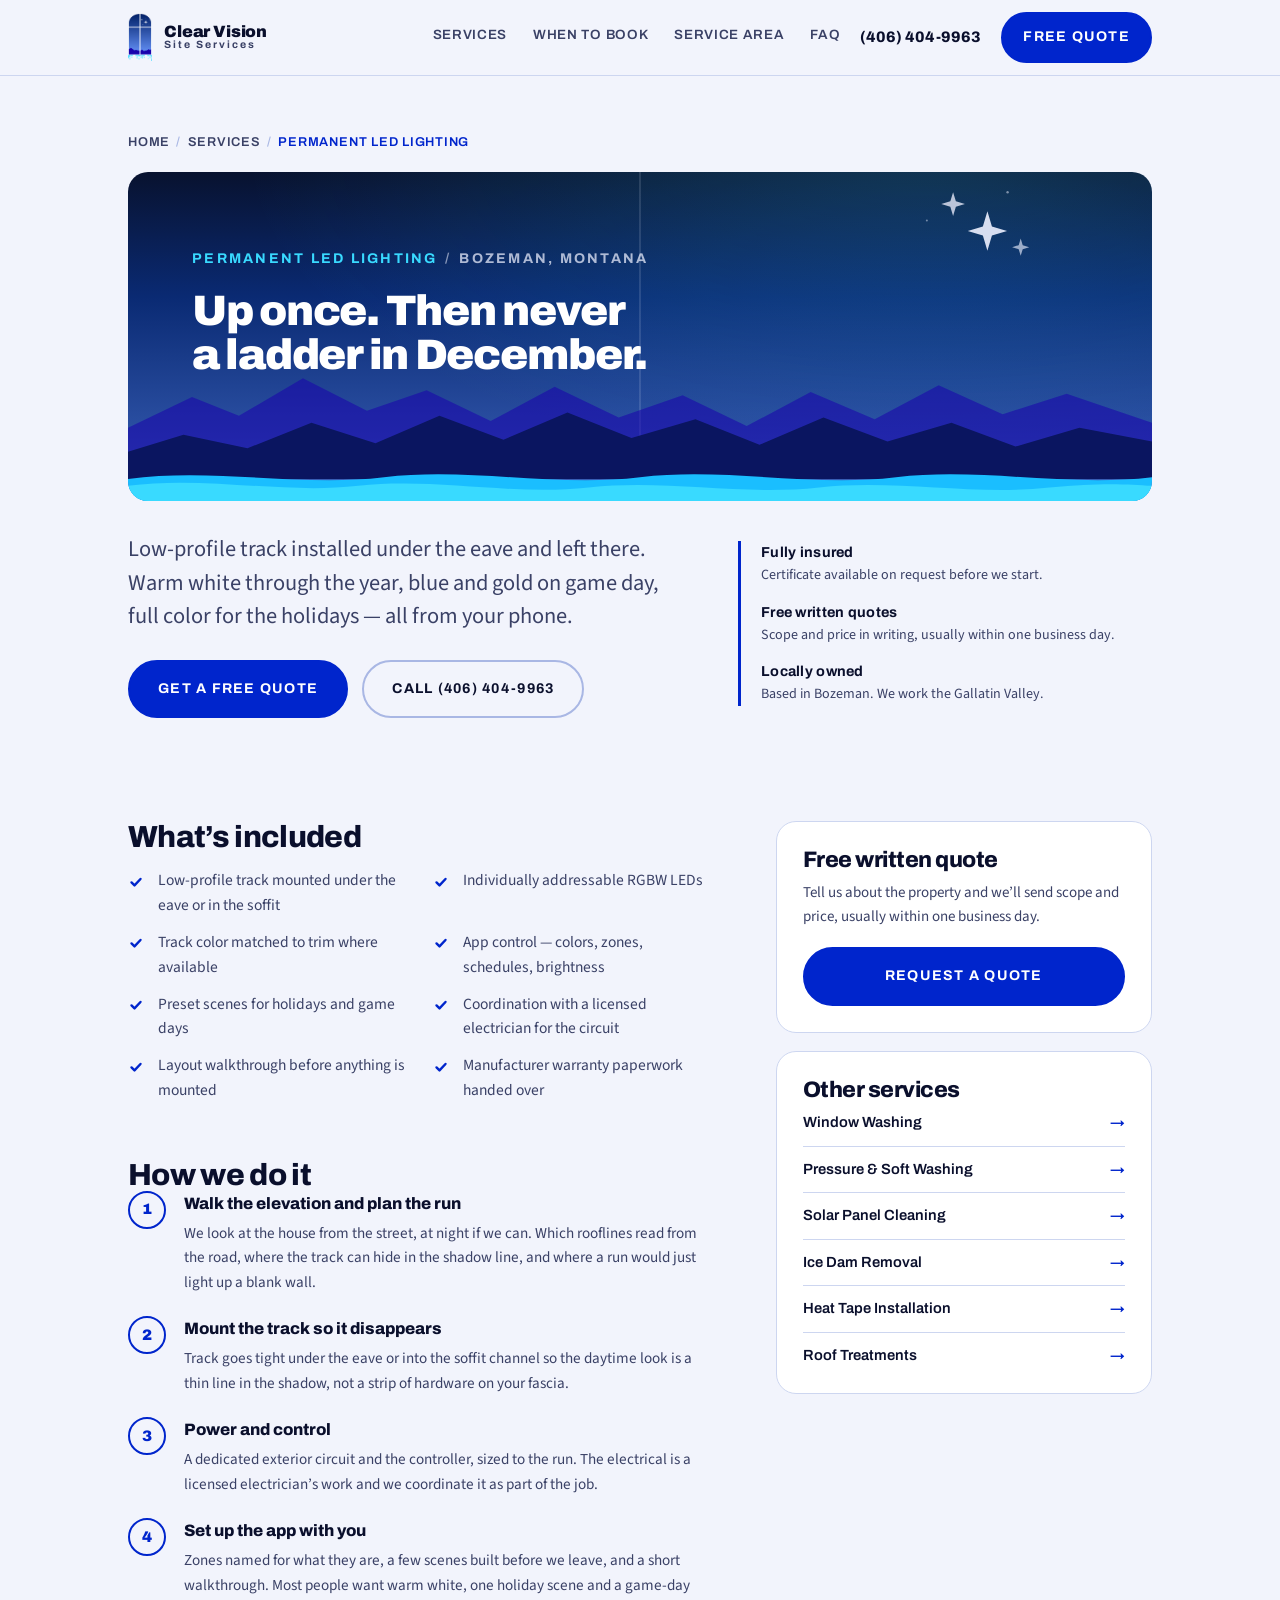
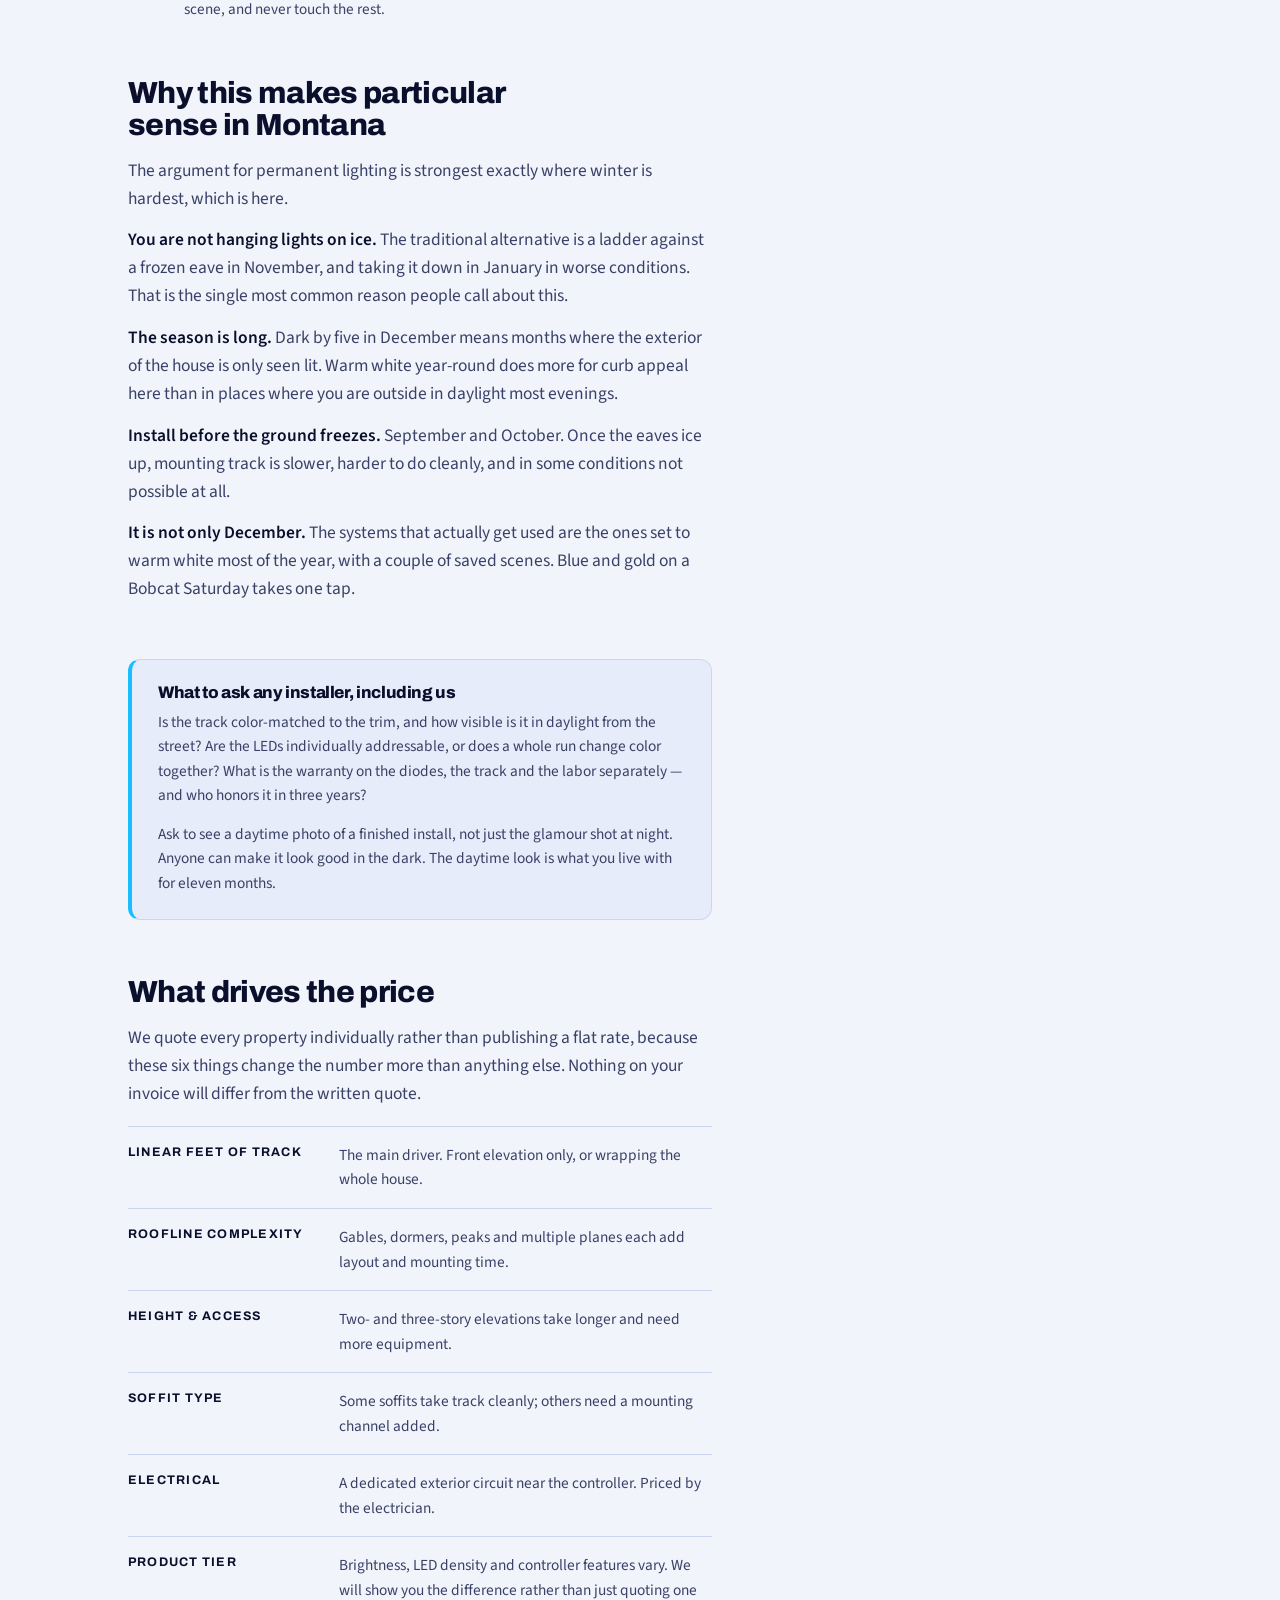
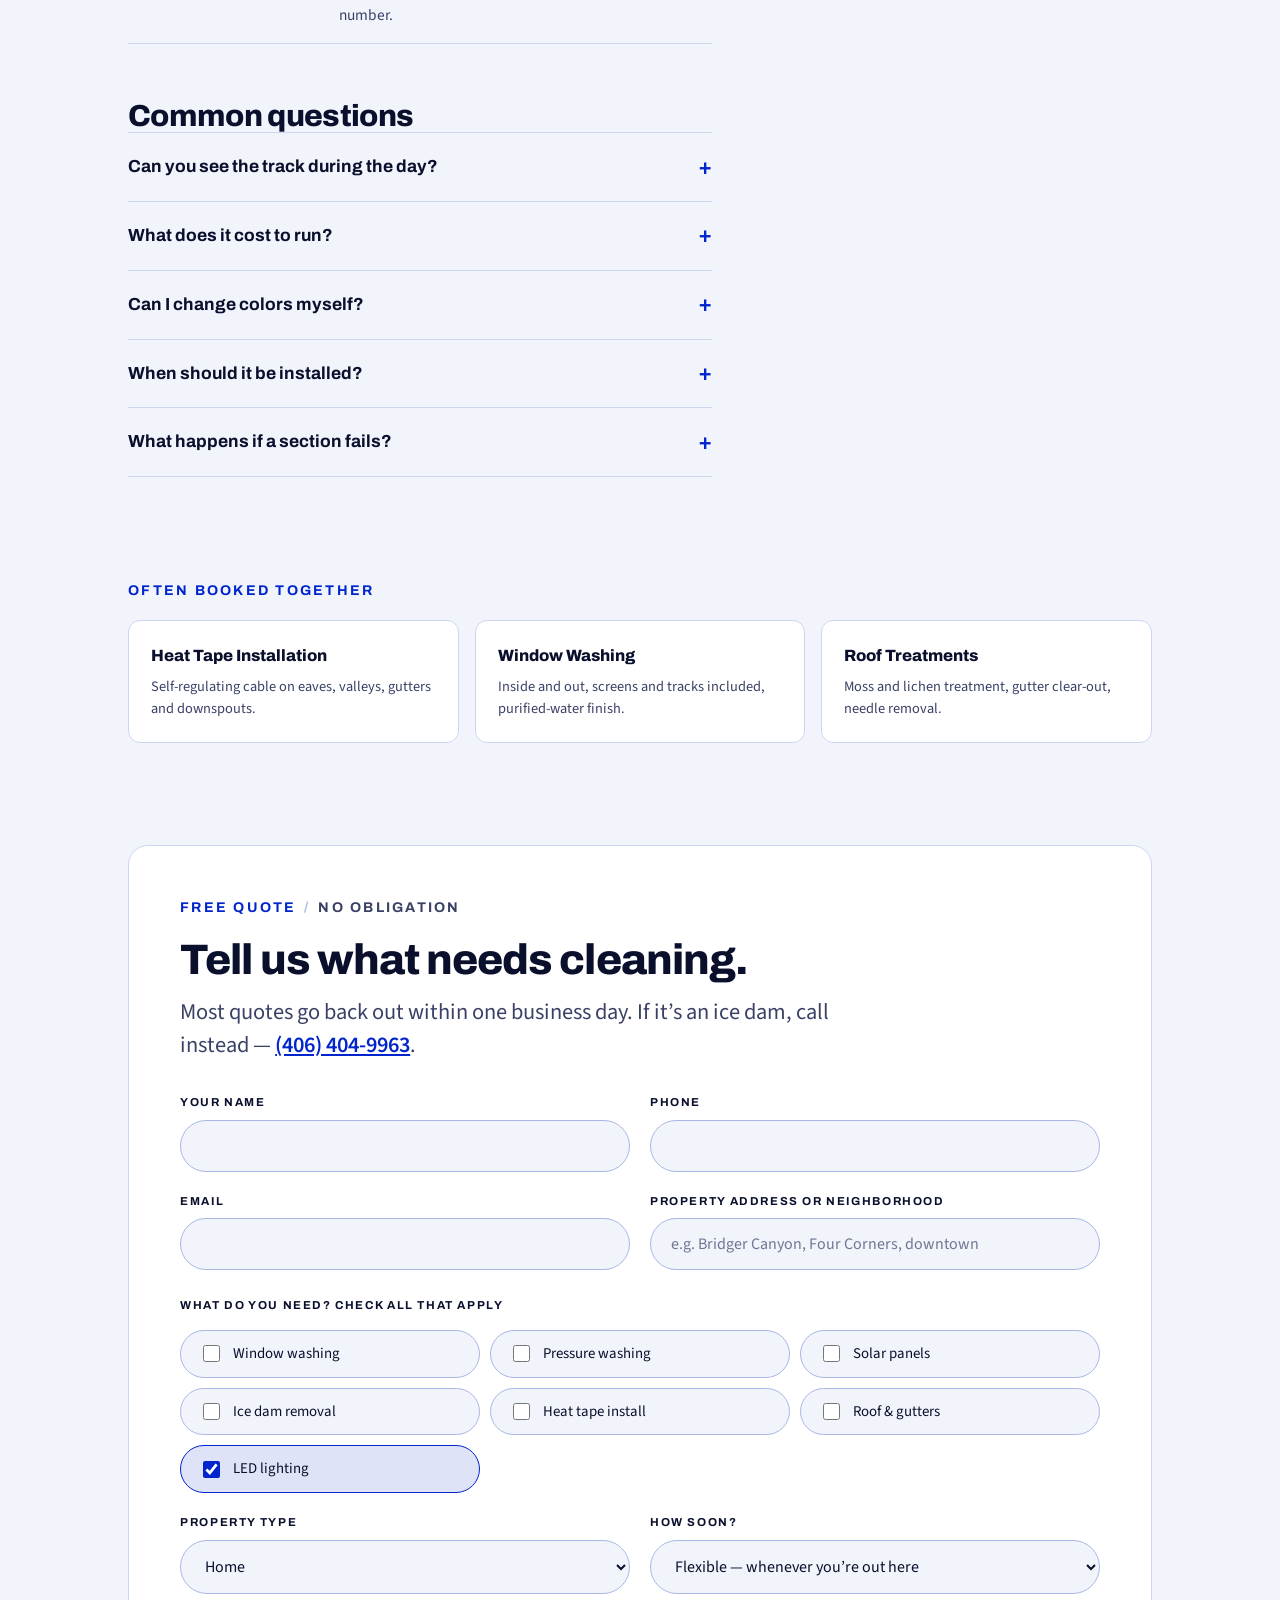
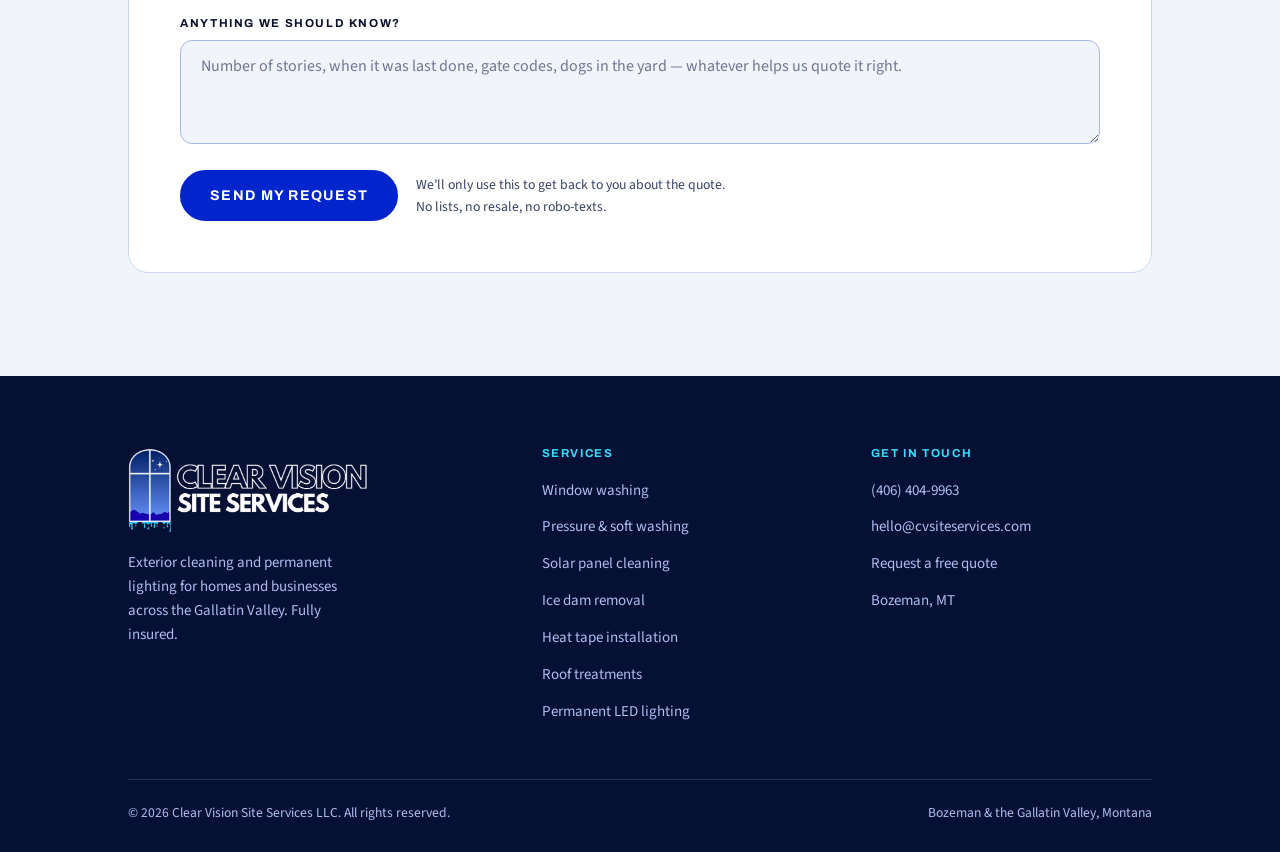
<file: permanent-led-lighting.html>
<!doctype html>
<html lang="en">
<head>
<meta charset="utf-8">
<meta name="viewport" content="width=device-width, initial-scale=1">
<title>Permanent LED Lighting Installation in Bozeman, MT | Clear Vision Site Services</title>
<meta name="description" content="Permanent LED lighting installation in Bozeman and the Gallatin Valley. Low-profile track under the eave, app-controlled, warm white year-round or full color for holidays.">
<link rel="canonical" href="https://cvsiteservices.com/permanent-led-lighting.html">
<link rel="icon" type="image/png" sizes="32x32" href="assets/favicon-32.png">
<link rel="icon" type="image/png" sizes="16x16" href="assets/favicon-16.png">
<link rel="icon" type="image/png" sizes="48x48" href="assets/favicon-48.png">
<link rel="apple-touch-icon" sizes="180x180" href="assets/apple-touch-icon.png">
<link rel="manifest" href="site.webmanifest">
<meta name="apple-mobile-web-app-title" content="Clear Vision">
<meta name="theme-color" content="#0A0F2C">
<meta property="og:title" content="Permanent LED Lighting Installation in Bozeman, MT | Clear Vision Site Services">
<meta property="og:description" content="Permanent LED lighting installation in Bozeman and the Gallatin Valley. Low-profile track under the eave, app-controlled, warm white year-round or full color for holidays.">
<meta property="og:image" content="https://cvsiteservices.com/assets/social-preview.png">
<meta property="og:type" content="website">
<link rel="preconnect" href="https://fonts.googleapis.com">
<link rel="preconnect" href="https://fonts.gstatic.com" crossorigin>
<link rel="stylesheet" href="https://fonts.googleapis.com/css2?family=Archivo:wght@500;600;700;800;900&family=Source+Sans+3:ital,wght@0,400;0,600;0,700;1,400&display=swap">
<link rel="stylesheet" href="assets/site.css">
</head>
<body>

<header class="site-header">
  <div class="wrap header-inner">
    <a class="brand" href="index.html">
      <img src="assets/mark.png" alt="" width="24" height="48">
      <span class="brand-name">
        <span class="l1">Clear Vision</span>
        <span class="l2">Site Services</span>
      </span>
    </a>
    <nav class="nav" aria-label="Main">
      <a href="index.html#services">Services</a>
      <a href="index.html#seasons">When to book</a>
      <a href="index.html#area">Service area</a>
      <a href="#faq">FAQ</a>
    </nav>
    <a class="header-phone" href="tel:+14064049963">(406) 404-9963</a>
    <a class="btn btn-primary header-cta" href="#quote">Free quote</a>
  </div>
</header>

<main id="top">

  <section class="section hero">
    <div class="wrap">
      <nav class="breadcrumb" aria-label="Breadcrumb">
        <a href="index.html">Home</a>
        <span class="sep">/</span>
        <a href="index.html#services">Services</a>
        <span class="sep">/</span>
        <span aria-current="page">Permanent LED Lighting</span>
      </nav>

      <div class="window window-sm">
        <svg class="stars" viewBox="0 0 420 300" aria-hidden="true" fill="none">
          <path d="M300 78l9 30 30 9-30 9-9 30-9-30-30-9 30-9 9-30z" fill="#EEF1FF"/>
          <path d="M232 40l5.5 18 18 5.5-18 5.5-5.5 18-5.5-18-18-5.5 18-5.5 5.5-18z" fill="#EEF1FF" opacity=".85"/>
          <path d="M366 132l4 13 13 4-13 4-4 13-4-13-13-4 13-4 4-13z" fill="#EEF1FF" opacity=".7"/>
          <circle cx="180" cy="96" r="2" fill="#EEF1FF" opacity=".5"/>
          <circle cx="340" cy="40" r="2.4" fill="#EEF1FF" opacity=".55"/>
        </svg>
        <div class="window-content">
          <p class="eyebrow" style="color:var(--cyan)"><span>Permanent LED Lighting</span><span style="color:rgba(238,241,255,.55)">/</span><span style="color:rgba(238,241,255,.72)">Bozeman, Montana</span></p>
          <h1>Up once. Then never a ladder in December.</h1>
        </div>
        <svg class="ridge" viewBox="0 0 1200 150" preserveAspectRatio="none" aria-hidden="true">
          <path d="M0 150V90L75 54 130 76 205 32 280 70 350 46 425 82 500 42 575 78 650 52 725 88 800 48 875 80 950 40 1025 74 1100 50 1200 84V150Z" fill="#1801AD" opacity=".55"/>
          <path d="M0 150V118L65 98 140 114 215 84 290 108 365 76 440 104 515 72 590 102 665 80 740 110 815 78 890 106 965 84 1040 112 1115 90 1200 106V150Z" fill="#0A1560"/>
        </svg>
        <svg class="drips" viewBox="0 0 1200 60" preserveAspectRatio="none" aria-hidden="true">
          <path d="M0 60V34C100 20 200 44 300 32 400 20 500 44 600 32 700 20 800 44 900 32 1000 20 1100 44 1200 32V60z" fill="#1ABEFF"/>
          <path d="M0 60V42C90 30 180 52 270 42 360 32 450 54 540 44 630 34 720 54 810 44 900 34 990 54 1080 44 1140 38 1170 40 1200 42V60z" fill="#39DAFF"/>
        </svg>
      </div>

      <div class="hero-below">
        <div>
          <p class="lede">Low-profile track installed under the eave and left there. Warm white through the year, blue and gold on game day, full color for the holidays — all from your phone.</p>
          <div class="hero-actions">
            <a class="btn btn-primary" href="#quote">Get a free quote</a>
            <a class="btn btn-ghost" href="tel:+14064049963">Call (406) 404-9963</a>
          </div>
        </div>
        <div class="trust">
          <div>Fully insured <span>Certificate available on request before we start.</span></div>
          <div>Free written quotes <span>Scope and price in writing, usually within one business day.</span></div>
          <div>Locally owned <span>Based in Bozeman. We work the Gallatin Valley.</span></div>
        </div>
      </div>
    </div>
  </section>

  <section class="section" style="padding-top:0">
    <div class="wrap">
      <div class="svc-body">
        <div class="prose">

          <div>
            <h2>What&rsquo;s included</h2>
            <ul class="checklist">
              <li>Low-profile track mounted under the eave or in the soffit</li>
              <li>Individually addressable RGBW LEDs</li>
              <li>Track color matched to trim where available</li>
              <li>App control — colors, zones, schedules, brightness</li>
              <li>Preset scenes for holidays and game days</li>
              <li>Coordination with a licensed electrician for the circuit</li>
              <li>Layout walkthrough before anything is mounted</li>
              <li>Manufacturer warranty paperwork handed over</li>
            </ul>
          </div>

          <div>
            <h2>How we do it</h2>
            <ol class="method">
              <li><div><strong>Walk the elevation and plan the run</strong><span>We look at the house from the street, at night if we can. Which rooflines read from the road, where the track can hide in the shadow line, and where a run would just light up a blank wall.</span></div></li>
              <li><div><strong>Mount the track so it disappears</strong><span>Track goes tight under the eave or into the soffit channel so the daytime look is a thin line in the shadow, not a strip of hardware on your fascia.</span></div></li>
              <li><div><strong>Power and control</strong><span>A dedicated exterior circuit and the controller, sized to the run. The electrical is a licensed electrician’s work and we coordinate it as part of the job.</span></div></li>
              <li><div><strong>Set up the app with you</strong><span>Zones named for what they are, a few scenes built before we leave, and a short walkthrough. Most people want warm white, one holiday scene and a game-day scene, and never touch the rest.</span></div></li>
            </ol>
          </div>

          <div>
            <h2>Why this makes particular sense in Montana</h2>
            <p>The argument for permanent lighting is strongest exactly where winter is hardest, which is here.</p>
            <p><strong>You are not hanging lights on ice.</strong> The traditional alternative is a ladder against a frozen eave in November, and taking it down in January in worse conditions. That is the single most common reason people call about this.</p>
            <p><strong>The season is long.</strong> Dark by five in December means months where the exterior of the house is only seen lit. Warm white year-round does more for curb appeal here than in places where you are outside in daylight most evenings.</p>
            <p><strong>Install before the ground freezes.</strong> September and October. Once the eaves ice up, mounting track is slower, harder to do cleanly, and in some conditions not possible at all.</p>
            <p><strong>It is not only December.</strong> The systems that actually get used are the ones set to warm white most of the year, with a couple of saved scenes. Blue and gold on a Bobcat Saturday takes one tap.</p>
          </div>

          <div class="callout">
            <h3>What to ask any installer, including us</h3>
            <p>Is the track color-matched to the trim, and how visible is it in daylight from the street? Are the LEDs individually addressable, or does a whole run change color together? What is the warranty on the diodes, the track and the labor separately — and who honors it in three years?</p>
            <p>Ask to see a daytime photo of a finished install, not just the glamour shot at night. Anyone can make it look good in the dark. The daytime look is what you live with for eleven months.</p>
          </div>

          <div>
            <h2>What drives the price</h2>
            <p>We quote every property individually rather than publishing a flat rate, because these six things change the number more than anything else. Nothing on your invoice will differ from the written quote.</p>
            <ul class="factors">
              <li><span class="k">Linear feet of track</span><span class="v">The main driver. Front elevation only, or wrapping the whole house.</span></li>
              <li><span class="k">Roofline complexity</span><span class="v">Gables, dormers, peaks and multiple planes each add layout and mounting time.</span></li>
              <li><span class="k">Height &amp; access</span><span class="v">Two- and three-story elevations take longer and need more equipment.</span></li>
              <li><span class="k">Soffit type</span><span class="v">Some soffits take track cleanly; others need a mounting channel added.</span></li>
              <li><span class="k">Electrical</span><span class="v">A dedicated exterior circuit near the controller. Priced by the electrician.</span></li>
              <li><span class="k">Product tier</span><span class="v">Brightness, LED density and controller features vary. We will show you the difference rather than just quoting one number.</span></li>
            </ul>
          </div>

          <div id="faq">
            <h2>Common questions</h2>
      <details>
        <summary>Can you see the track during the day?</summary>
        <p>Barely, when it is installed properly. It sits in the shadow line under the eave and is matched to the trim color where the product line offers it. From the street it reads as a trim line.</p>
      </details>
      <details>
        <summary>What does it cost to run?</summary>
        <p>These are LEDs — the draw is low, and running warm white on an evening schedule is a minor addition to a power bill. The controller lets you schedule it so it is not on at three in the morning.</p>
      </details>
      <details>
        <summary>Can I change colors myself?</summary>
        <p>Yes, all of it from the app — colors, zones, brightness, patterns and schedules. We set up the scenes most people actually use before we leave so you are not starting from a blank app.</p>
      </details>
      <details>
        <summary>When should it be installed?</summary>
        <p>September or October, before the eaves ice up. Installs after the first hard freeze are harder to do cleanly and sometimes have to wait for a thaw.</p>
      </details>
      <details>
        <summary>What happens if a section fails?</summary>
        <p>Individually addressable LEDs mean a failure is usually one diode or one segment rather than the whole run. We hand over the manufacturer warranty paperwork at the end of the job and help you use it.</p>
      </details>
          </div>

        </div>

        <aside class="rail">
          <div class="rail-card">
            <h3>Free written quote</h3>
            <p>Tell us about the property and we&rsquo;ll send scope and price, usually within one business day.</p>
            <a class="btn btn-primary" href="#quote">Request a quote</a>
          </div>
          <div class="rail-card">
            <h3>Other services</h3>
            <ul class="rail-list">
      <li><a href="window-washing.html">Window Washing</a></li>
      <li><a href="pressure-washing.html">Pressure &amp; Soft Washing</a></li>
      <li><a href="solar-panel-cleaning.html">Solar Panel Cleaning</a></li>
      <li><a href="ice-dam-removal.html">Ice Dam Removal</a></li>
      <li><a href="heat-tape-installation.html">Heat Tape Installation</a></li>
      <li><a href="roof-treatments.html">Roof Treatments</a></li>
            </ul>
          </div>
        </aside>
      </div>
    </div>
  </section>

  <section class="section" style="padding-top:0">
    <div class="wrap">
      <p class="eyebrow"><span>Often booked together</span></p>
      <div class="related">
      <a class="rel" href="heat-tape-installation.html">
        <strong>Heat Tape Installation</strong>
        <span>Self-regulating cable on eaves, valleys, gutters and downspouts.</span>
      </a>
      <a class="rel" href="window-washing.html">
        <strong>Window Washing</strong>
        <span>Inside and out, screens and tracks included, purified-water finish.</span>
      </a>
      <a class="rel" href="roof-treatments.html">
        <strong>Roof Treatments</strong>
        <span>Moss and lichen treatment, gutter clear-out, needle removal.</span>
      </a>
      </div>
    </div>
  </section>

  <section class="section" id="quote" style="padding-top:0">
    <div class="wrap">
      <div class="quote">
        <p class="eyebrow"><span>Free quote</span><span class="sep">/</span><span class="muted">No obligation</span></p>
        <h2 style="font-size:var(--step-3)">Tell us what needs cleaning.</h2>
        <p class="lede" style="margin-top:14px">Most quotes go back out within one business day. If it&rsquo;s an ice dam, call instead &mdash; <a href="tel:+14064049963" style="color:var(--accent);font-weight:600">(406) 404-9963</a>.</p>

        <form class="form-grid" action="https://formspree.io/f/xbgjnzyq" method="POST">
          <input type="hidden" name="_subject" value="New quote request &mdash; Permanent LED Lighting">
          <input type="hidden" name="_next" value="https://cvsiteservices.com/thank-you.html">
          <input type="hidden" name="page" value="permanent-led-lighting">
          <div class="hp" aria-hidden="true">
            <label for="company-website">Leave this field empty</label>
            <input id="company-website" type="text" name="_gotcha" tabindex="-1" autocomplete="off">
          </div>

          <div class="field">
            <label for="name">Your name</label>
            <input id="name" name="name" type="text" autocomplete="name" required>
          </div>
          <div class="field">
            <label for="phone">Phone</label>
            <input id="phone" name="phone" type="tel" autocomplete="tel" required>
          </div>
          <div class="field">
            <label for="email">Email</label>
            <input id="email" name="email" type="email" autocomplete="email" required>
          </div>
          <div class="field">
            <label for="address">Property address or neighborhood</label>
            <input id="address" name="address" type="text" placeholder="e.g. Bridger Canyon, Four Corners, downtown">
          </div>

          <fieldset>
            <span class="legend">What do you need? Check all that apply</span>
            <div class="checks">
              <label class="check"><input type="checkbox" name="services" value="Window washing"> Window washing</label>
              <label class="check"><input type="checkbox" name="services" value="Pressure / soft washing"> Pressure washing</label>
              <label class="check"><input type="checkbox" name="services" value="Solar panel cleaning"> Solar panels</label>
              <label class="check"><input type="checkbox" name="services" value="Ice dam removal"> Ice dam removal</label>
              <label class="check"><input type="checkbox" name="services" value="Heat tape installation"> Heat tape install</label>
              <label class="check"><input type="checkbox" name="services" value="Roof treatment / gutters"> Roof &amp; gutters</label>
              <label class="check"><input type="checkbox" name="services" value="Permanent LED lighting" checked> LED lighting</label>
            </div>
          </fieldset>

          <div class="field">
            <label for="property">Property type</label>
            <select id="property" name="property_type">
              <option>Home</option>
              <option>Commercial / storefront</option>
              <option>HOA or multi-unit</option>
              <option>Other</option>
            </select>
          </div>
          <div class="field">
            <label for="timing">How soon?</label>
            <select id="timing" name="timing">
              <option>Flexible &mdash; whenever you&rsquo;re out here</option>
              <option>Within the next two weeks</option>
              <option>This week</option>
              <option>Urgent / active leak</option>
            </select>
          </div>

          <div class="field full">
            <label for="notes">Anything we should know?</label>
            <textarea id="notes" name="notes" placeholder="Number of stories, when it was last done, gate codes, dogs in the yard &mdash; whatever helps us quote it right."></textarea>
          </div>

          <div class="form-footer">
            <button class="btn btn-primary" type="submit">Send my request</button>
            <p class="form-note">We&rsquo;ll only use this to get back to you about the quote. No lists, no resale, no robo-texts.</p>
          </div>
        </form>
      </div>
    </div>
  </section>

</main>

<footer class="site-footer">
  <div class="wrap">
    <div class="footer-top">
      <div class="footer-brand">
        <img src="assets/logo-footer.png" alt="Clear Vision Site Services" width="240" height="85">
        <p>Exterior cleaning and permanent lighting for homes and businesses across the Gallatin Valley. Fully insured.</p>
      </div>
      <div>
        <h4>Services</h4>
        <ul class="footer-services">
          <li><a href="window-washing.html">Window washing</a></li>
          <li><a href="pressure-washing.html">Pressure &amp; soft washing</a></li>
          <li><a href="solar-panel-cleaning.html">Solar panel cleaning</a></li>
          <li><a href="ice-dam-removal.html">Ice dam removal</a></li>
          <li><a href="heat-tape-installation.html">Heat tape installation</a></li>
          <li><a href="roof-treatments.html">Roof treatments</a></li>
          <li><a href="permanent-led-lighting.html">Permanent LED lighting</a></li>
        </ul>
      </div>
      <div>
        <h4>Get in touch</h4>
        <ul>
          <li><a href="tel:+14064049963">(406) 404-9963</a></li>
          <li><a href="mailto:hello@cvsiteservices.com">hello@cvsiteservices.com</a></li>
          <li><a href="#quote">Request a free quote</a></li>
          <li><span style="color:var(--on-dark-2);font-size:.94rem">Bozeman, MT</span></li>
        </ul>
      </div>
    </div>
    <div class="footer-bottom">
      <span>&copy; 2026 Clear Vision Site Services LLC. All rights reserved.</span>
      <span>Bozeman &amp; the Gallatin Valley, Montana</span>
    </div>
  </div>
</footer>

<script type="application/ld+json">
{
  "@context":"https://schema.org",
  "@type":"Service",
  "name":"Permanent LED Lighting",
  "serviceType":"Permanent LED Lighting",
  "description":"Permanent LED lighting installation in Bozeman and the Gallatin Valley. Low-profile track under the eave, app-controlled, warm white year-round or full color for holidays.",
  "url":"https://cvsiteservices.com/permanent-led-lighting.html",
  "areaServed":[
    {"@type":"City","name":"Bozeman"},{"@type":"City","name":"Belgrade"},
    {"@type":"City","name":"Four Corners"},{"@type":"City","name":"Gallatin Gateway"},
    {"@type":"City","name":"Manhattan"},{"@type":"City","name":"Three Forks"},
    {"@type":"City","name":"Big Sky"},{"@type":"City","name":"Livingston"}
  ],
  "provider":{
    "@type":"HomeAndConstructionBusiness",
    "name":"Clear Vision Site Services LLC",
    "telephone":"+1-406-404-9963",
    "email":"hello@cvsiteservices.com",
    "url":"https://cvsiteservices.com",
    "address":{"@type":"PostalAddress","addressLocality":"Bozeman","addressRegion":"MT","addressCountry":"US"}
  }
}
</script>
<script type="application/ld+json">
{
  "@context":"https://schema.org","@type":"BreadcrumbList",
  "itemListElement":[
    {"@type":"ListItem","position":1,"name":"Home","item":"https://cvsiteservices.com/"},
    {"@type":"ListItem","position":2,"name":"Services","item":"https://cvsiteservices.com/#services"},
    {"@type":"ListItem","position":3,"name":"Permanent LED Lighting","item":"https://cvsiteservices.com/permanent-led-lighting.html"}
  ]
}
</script>
<script type="application/ld+json">
{
  "@context": "https://schema.org",
  "@type": "FAQPage",
  "mainEntity": [
    {
      "@type": "Question",
      "name": "Can you see the track during the day?",
      "acceptedAnswer": {
        "@type": "Answer",
        "text": "Barely, when it is installed properly. It sits in the shadow line under the eave and is matched to the trim color where the product line offers it. From the street it reads as a trim line."
      }
    },
    {
      "@type": "Question",
      "name": "What does it cost to run?",
      "acceptedAnswer": {
        "@type": "Answer",
        "text": "These are LEDs \u2014 the draw is low, and running warm white on an evening schedule is a minor addition to a power bill. The controller lets you schedule it so it is not on at three in the morning."
      }
    },
    {
      "@type": "Question",
      "name": "Can I change colors myself?",
      "acceptedAnswer": {
        "@type": "Answer",
        "text": "Yes, all of it from the app \u2014 colors, zones, brightness, patterns and schedules. We set up the scenes most people actually use before we leave so you are not starting from a blank app."
      }
    },
    {
      "@type": "Question",
      "name": "When should it be installed?",
      "acceptedAnswer": {
        "@type": "Answer",
        "text": "September or October, before the eaves ice up. Installs after the first hard freeze are harder to do cleanly and sometimes have to wait for a thaw."
      }
    },
    {
      "@type": "Question",
      "name": "What happens if a section fails?",
      "acceptedAnswer": {
        "@type": "Answer",
        "text": "Individually addressable LEDs mean a failure is usually one diode or one segment rather than the whole run. We hand over the manufacturer warranty paperwork at the end of the job and help you use it."
      }
    }
  ]
}
</script>

<script src="assets/form.js" defer></script>
</body>
</html>
</file>
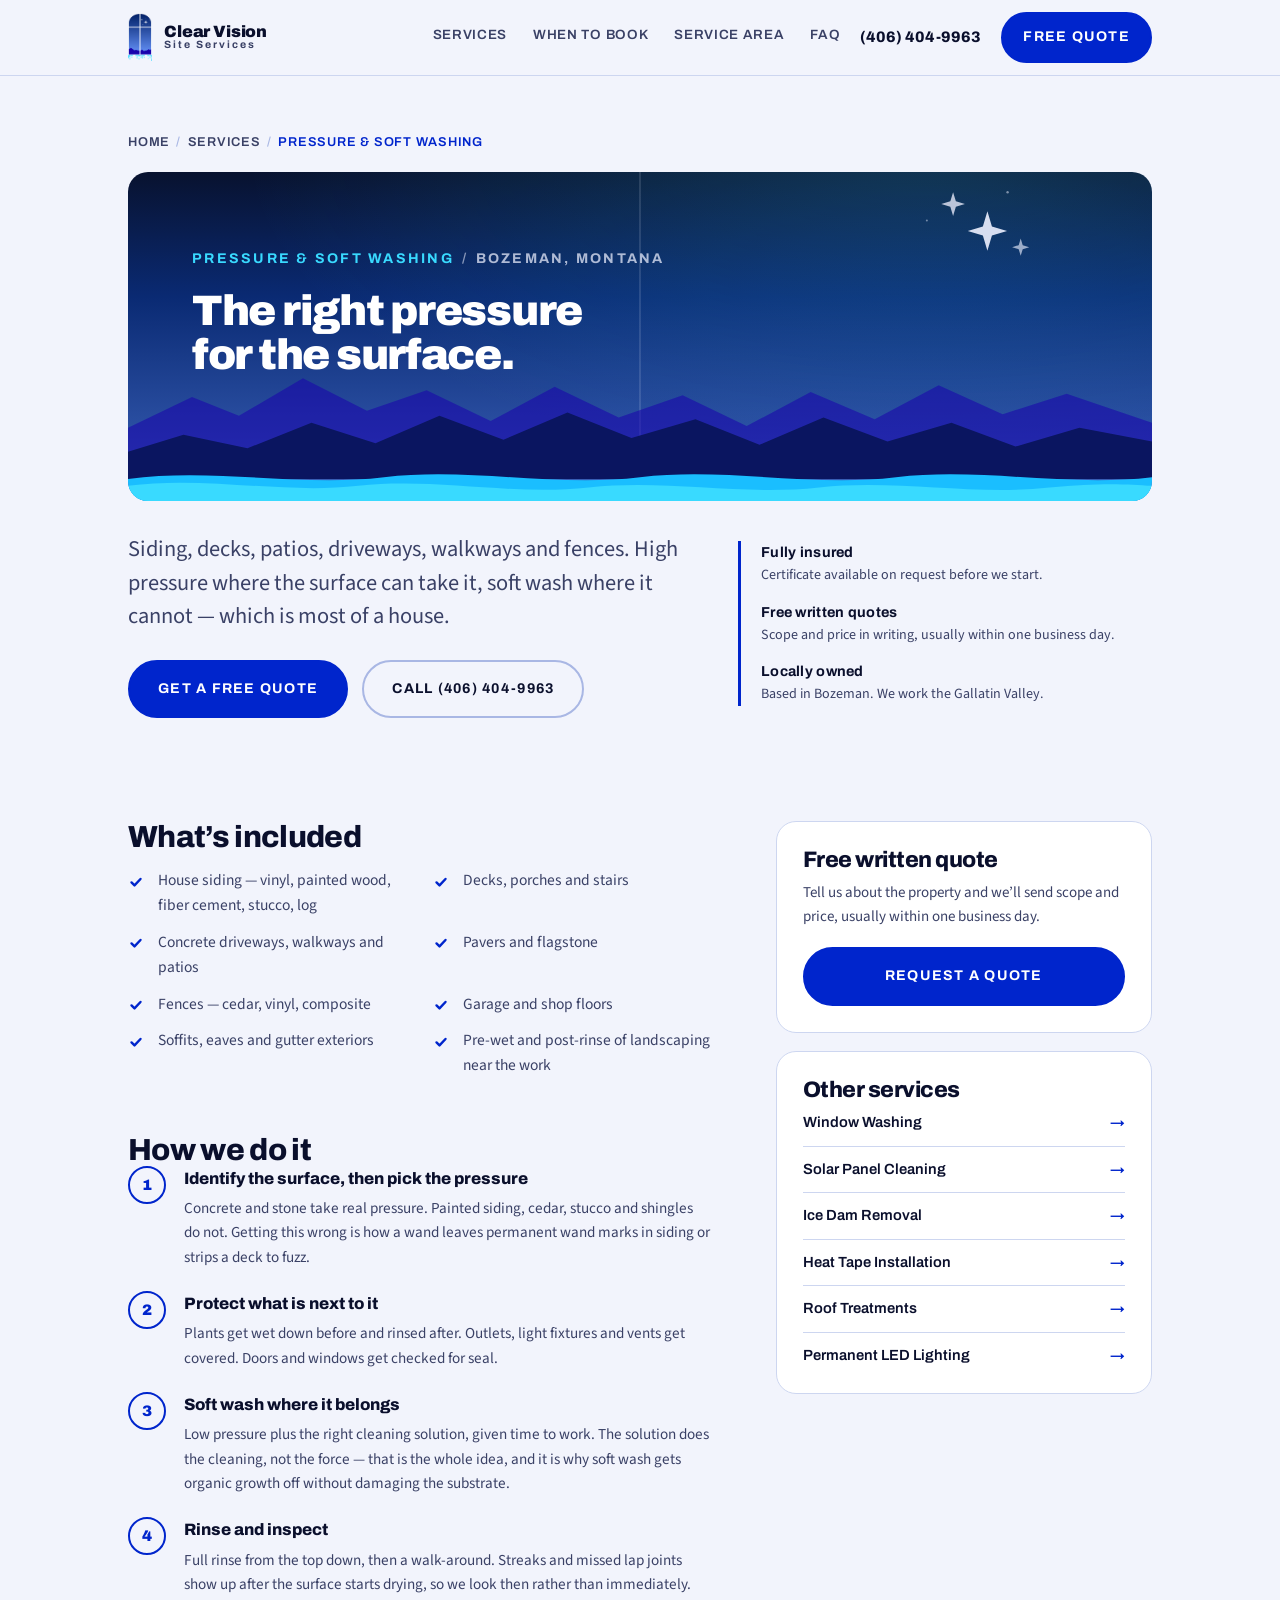
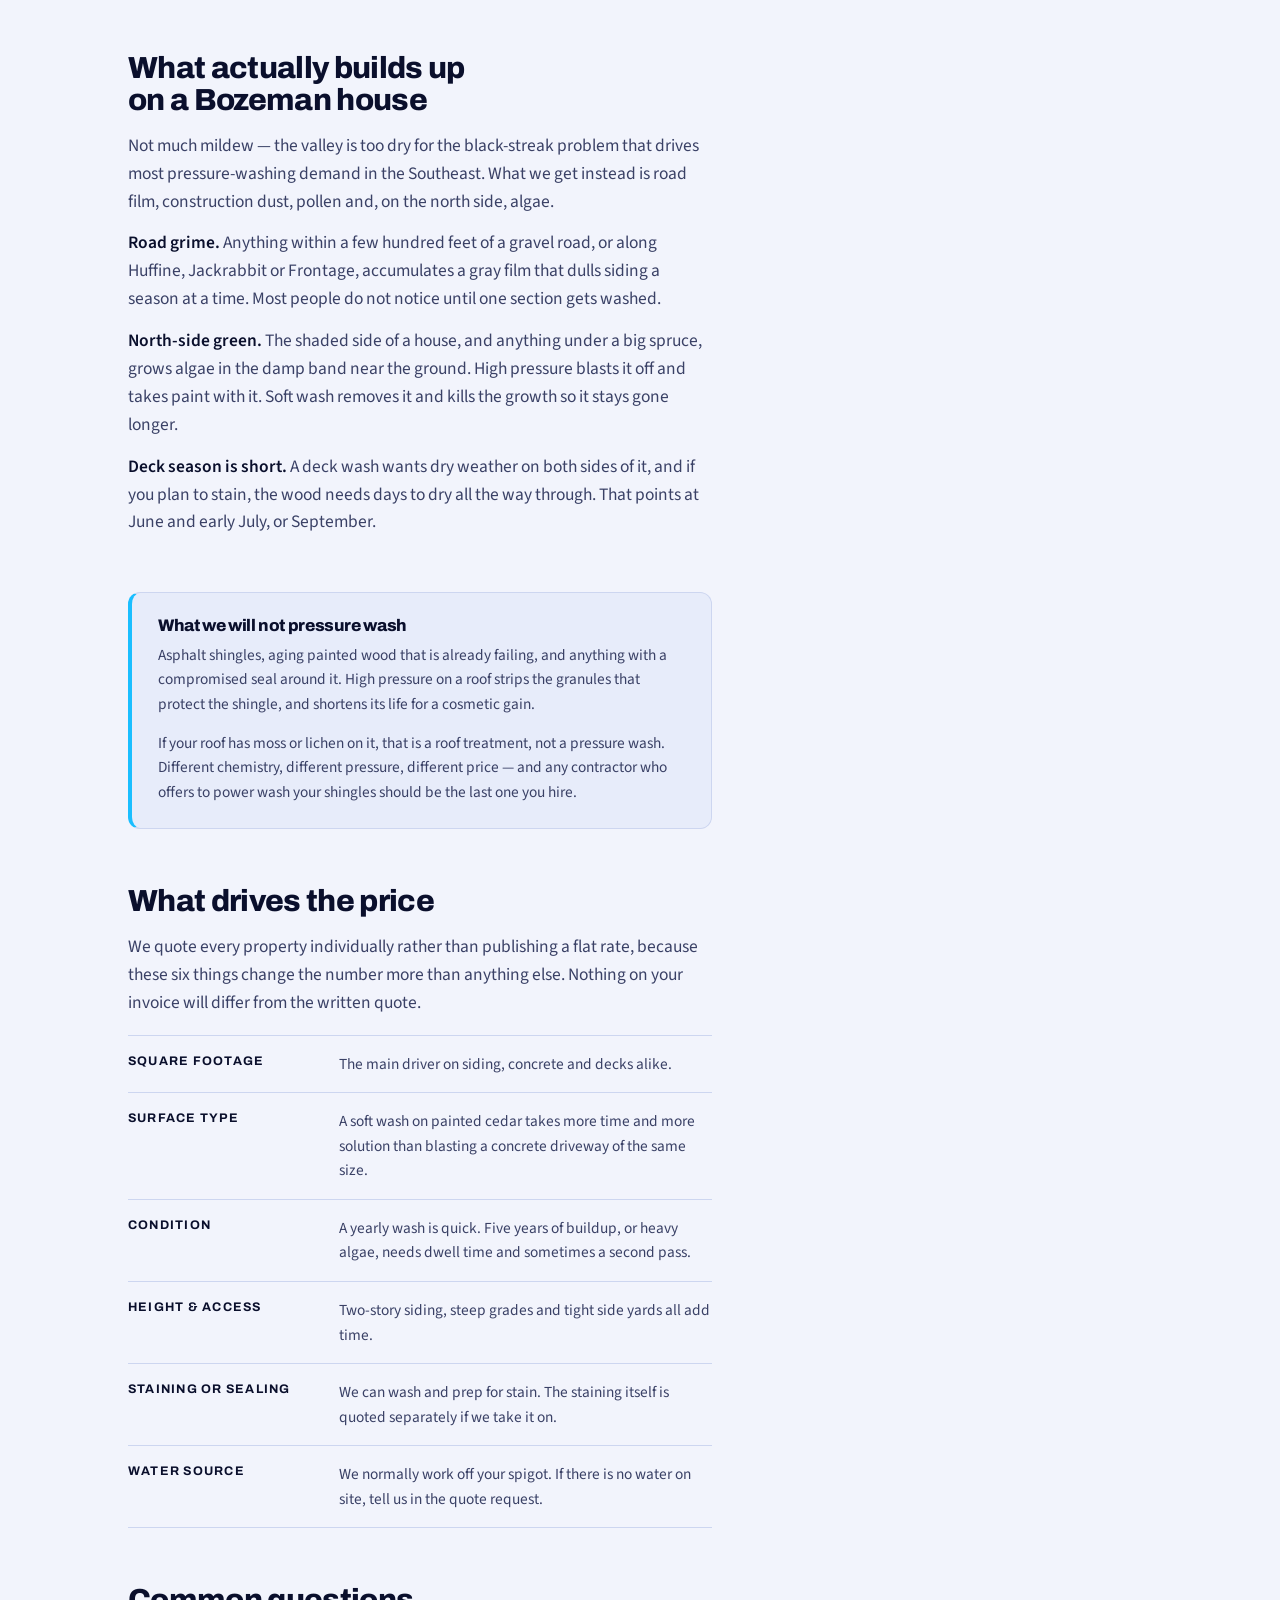
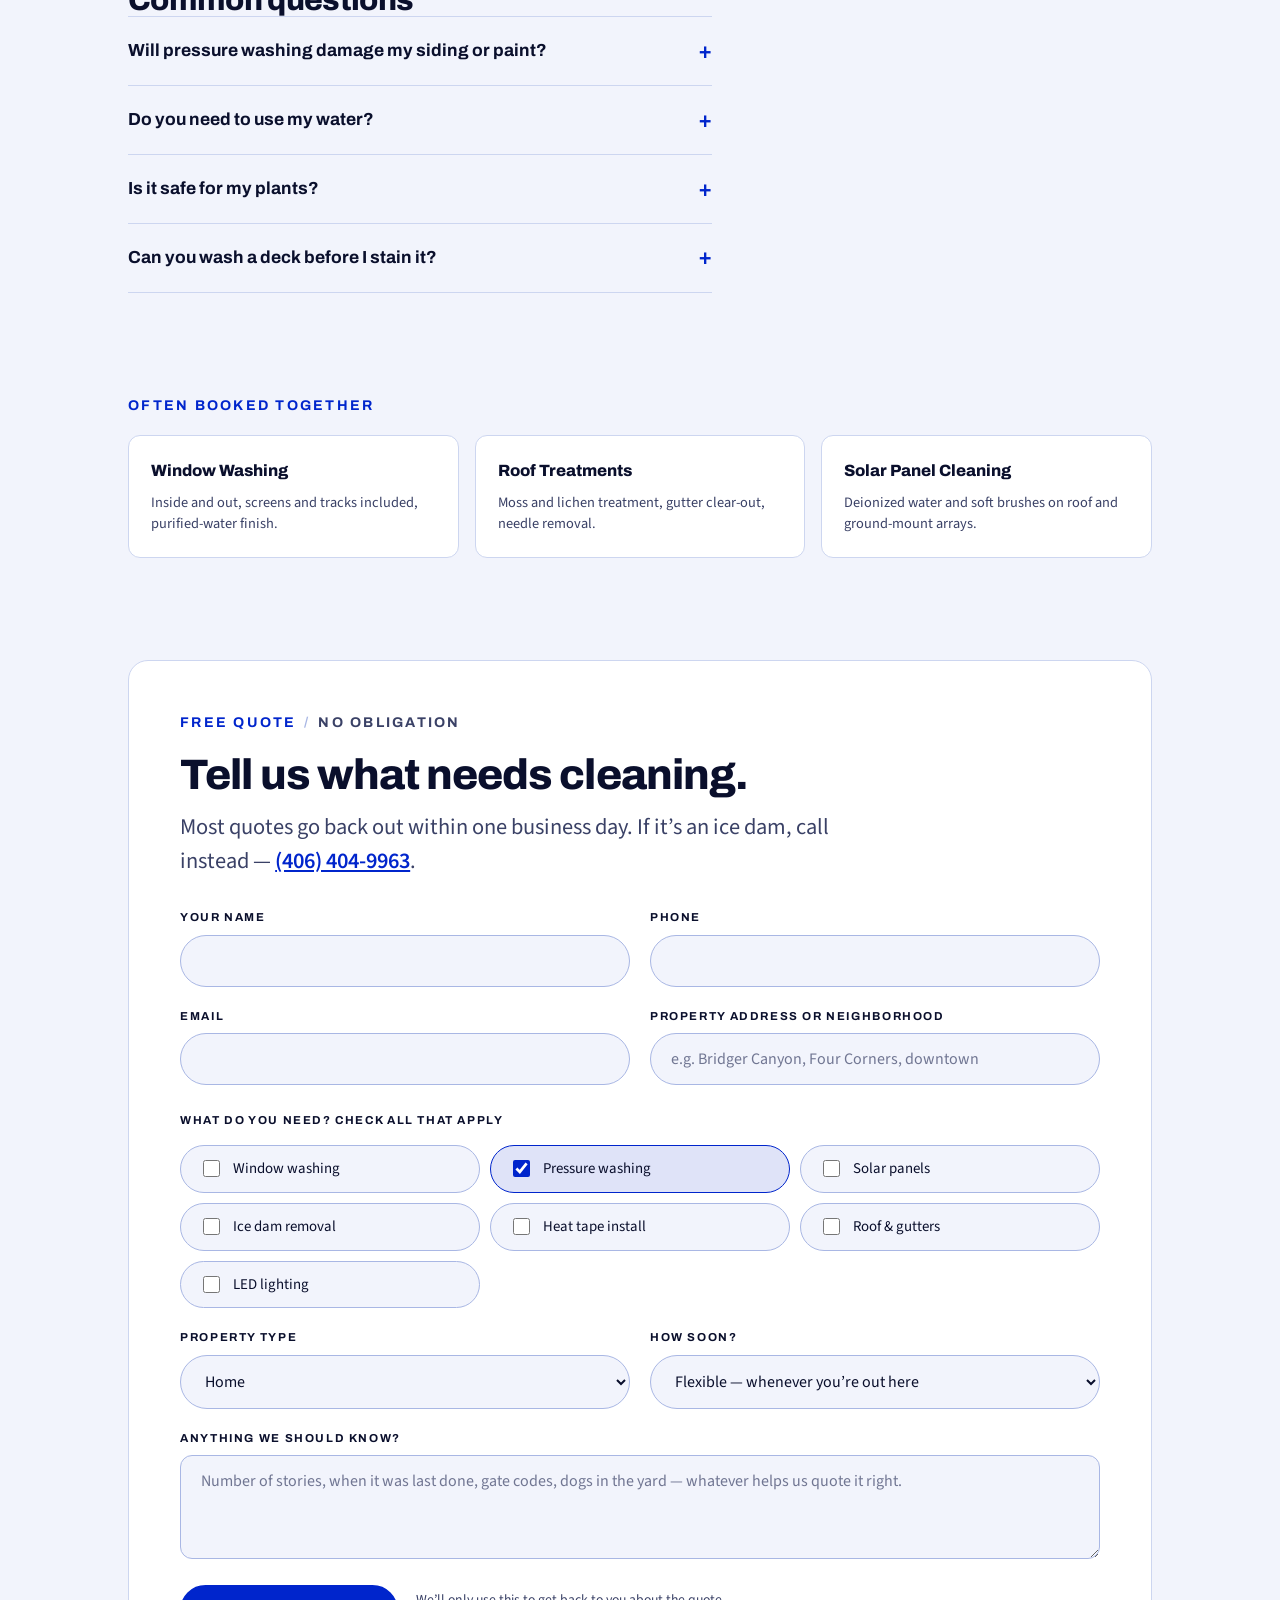
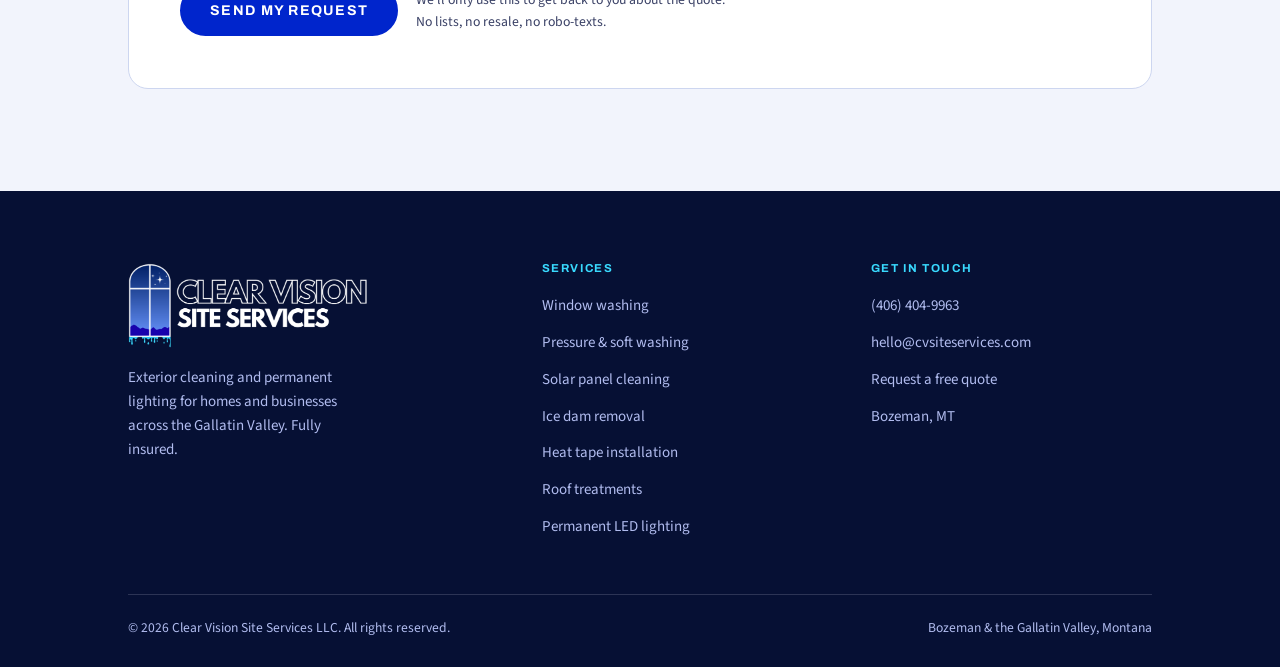
<file: pressure-washing.html>
<!doctype html>
<html lang="en">
<head>
<meta charset="utf-8">
<meta name="viewport" content="width=device-width, initial-scale=1">
<title>Pressure Washing &amp; Soft Washing in Bozeman, MT | Clear Vision Site Services</title>
<meta name="description" content="Pressure washing and soft washing in Bozeman — siding, decks, patios, driveways and fences. Low-pressure soft wash for painted siding and cedar. Free written quotes.">
<link rel="canonical" href="https://cvsiteservices.com/pressure-washing.html">
<link rel="icon" type="image/png" sizes="32x32" href="assets/favicon-32.png">
<link rel="icon" type="image/png" sizes="16x16" href="assets/favicon-16.png">
<link rel="icon" type="image/png" sizes="48x48" href="assets/favicon-48.png">
<link rel="apple-touch-icon" sizes="180x180" href="assets/apple-touch-icon.png">
<link rel="manifest" href="site.webmanifest">
<meta name="apple-mobile-web-app-title" content="Clear Vision">
<meta name="theme-color" content="#0A0F2C">
<meta property="og:title" content="Pressure Washing & Soft Washing in Bozeman, MT | Clear Vision Site Services">
<meta property="og:description" content="Pressure washing and soft washing in Bozeman — siding, decks, patios, driveways and fences. Low-pressure soft wash for painted siding and cedar. Free written quotes.">
<meta property="og:image" content="https://cvsiteservices.com/assets/social-preview.png">
<meta property="og:type" content="website">
<link rel="preconnect" href="https://fonts.googleapis.com">
<link rel="preconnect" href="https://fonts.gstatic.com" crossorigin>
<link rel="stylesheet" href="https://fonts.googleapis.com/css2?family=Archivo:wght@500;600;700;800;900&family=Source+Sans+3:ital,wght@0,400;0,600;0,700;1,400&display=swap">
<link rel="stylesheet" href="assets/site.css">
</head>
<body>

<header class="site-header">
  <div class="wrap header-inner">
    <a class="brand" href="index.html">
      <img src="assets/mark.png" alt="" width="24" height="48">
      <span class="brand-name">
        <span class="l1">Clear Vision</span>
        <span class="l2">Site Services</span>
      </span>
    </a>
    <nav class="nav" aria-label="Main">
      <a href="index.html#services">Services</a>
      <a href="index.html#seasons">When to book</a>
      <a href="index.html#area">Service area</a>
      <a href="#faq">FAQ</a>
    </nav>
    <a class="header-phone" href="tel:+14064049963">(406) 404-9963</a>
    <a class="btn btn-primary header-cta" href="#quote">Free quote</a>
  </div>
</header>

<main id="top">

  <section class="section hero">
    <div class="wrap">
      <nav class="breadcrumb" aria-label="Breadcrumb">
        <a href="index.html">Home</a>
        <span class="sep">/</span>
        <a href="index.html#services">Services</a>
        <span class="sep">/</span>
        <span aria-current="page">Pressure &amp; Soft Washing</span>
      </nav>

      <div class="window window-sm">
        <svg class="stars" viewBox="0 0 420 300" aria-hidden="true" fill="none">
          <path d="M300 78l9 30 30 9-30 9-9 30-9-30-30-9 30-9 9-30z" fill="#EEF1FF"/>
          <path d="M232 40l5.5 18 18 5.5-18 5.5-5.5 18-5.5-18-18-5.5 18-5.5 5.5-18z" fill="#EEF1FF" opacity=".85"/>
          <path d="M366 132l4 13 13 4-13 4-4 13-4-13-13-4 13-4 4-13z" fill="#EEF1FF" opacity=".7"/>
          <circle cx="180" cy="96" r="2" fill="#EEF1FF" opacity=".5"/>
          <circle cx="340" cy="40" r="2.4" fill="#EEF1FF" opacity=".55"/>
        </svg>
        <div class="window-content">
          <p class="eyebrow" style="color:var(--cyan)"><span>Pressure &amp; Soft Washing</span><span style="color:rgba(238,241,255,.55)">/</span><span style="color:rgba(238,241,255,.72)">Bozeman, Montana</span></p>
          <h1>The right pressure for the surface.</h1>
        </div>
        <svg class="ridge" viewBox="0 0 1200 150" preserveAspectRatio="none" aria-hidden="true">
          <path d="M0 150V90L75 54 130 76 205 32 280 70 350 46 425 82 500 42 575 78 650 52 725 88 800 48 875 80 950 40 1025 74 1100 50 1200 84V150Z" fill="#1801AD" opacity=".55"/>
          <path d="M0 150V118L65 98 140 114 215 84 290 108 365 76 440 104 515 72 590 102 665 80 740 110 815 78 890 106 965 84 1040 112 1115 90 1200 106V150Z" fill="#0A1560"/>
        </svg>
        <svg class="drips" viewBox="0 0 1200 60" preserveAspectRatio="none" aria-hidden="true">
          <path d="M0 60V34C100 20 200 44 300 32 400 20 500 44 600 32 700 20 800 44 900 32 1000 20 1100 44 1200 32V60z" fill="#1ABEFF"/>
          <path d="M0 60V42C90 30 180 52 270 42 360 32 450 54 540 44 630 34 720 54 810 44 900 34 990 54 1080 44 1140 38 1170 40 1200 42V60z" fill="#39DAFF"/>
        </svg>
      </div>

      <div class="hero-below">
        <div>
          <p class="lede">Siding, decks, patios, driveways, walkways and fences. High pressure where the surface can take it, soft wash where it cannot — which is most of a house.</p>
          <div class="hero-actions">
            <a class="btn btn-primary" href="#quote">Get a free quote</a>
            <a class="btn btn-ghost" href="tel:+14064049963">Call (406) 404-9963</a>
          </div>
        </div>
        <div class="trust">
          <div>Fully insured <span>Certificate available on request before we start.</span></div>
          <div>Free written quotes <span>Scope and price in writing, usually within one business day.</span></div>
          <div>Locally owned <span>Based in Bozeman. We work the Gallatin Valley.</span></div>
        </div>
      </div>
    </div>
  </section>

  <section class="section" style="padding-top:0">
    <div class="wrap">
      <div class="svc-body">
        <div class="prose">

          <div>
            <h2>What&rsquo;s included</h2>
            <ul class="checklist">
              <li>House siding — vinyl, painted wood, fiber cement, stucco, log</li>
              <li>Decks, porches and stairs</li>
              <li>Concrete driveways, walkways and patios</li>
              <li>Pavers and flagstone</li>
              <li>Fences — cedar, vinyl, composite</li>
              <li>Garage and shop floors</li>
              <li>Soffits, eaves and gutter exteriors</li>
              <li>Pre-wet and post-rinse of landscaping near the work</li>
            </ul>
          </div>

          <div>
            <h2>How we do it</h2>
            <ol class="method">
              <li><div><strong>Identify the surface, then pick the pressure</strong><span>Concrete and stone take real pressure. Painted siding, cedar, stucco and shingles do not. Getting this wrong is how a wand leaves permanent wand marks in siding or strips a deck to fuzz.</span></div></li>
              <li><div><strong>Protect what is next to it</strong><span>Plants get wet down before and rinsed after. Outlets, light fixtures and vents get covered. Doors and windows get checked for seal.</span></div></li>
              <li><div><strong>Soft wash where it belongs</strong><span>Low pressure plus the right cleaning solution, given time to work. The solution does the cleaning, not the force — that is the whole idea, and it is why soft wash gets organic growth off without damaging the substrate.</span></div></li>
              <li><div><strong>Rinse and inspect</strong><span>Full rinse from the top down, then a walk-around. Streaks and missed lap joints show up after the surface starts drying, so we look then rather than immediately.</span></div></li>
            </ol>
          </div>

          <div>
            <h2>What actually builds up on a Bozeman house</h2>
            <p>Not much mildew — the valley is too dry for the black-streak problem that drives most pressure-washing demand in the Southeast. What we get instead is road film, construction dust, pollen and, on the north side, algae.</p>
            <p><strong>Road grime.</strong> Anything within a few hundred feet of a gravel road, or along Huffine, Jackrabbit or Frontage, accumulates a gray film that dulls siding a season at a time. Most people do not notice until one section gets washed.</p>
            <p><strong>North-side green.</strong> The shaded side of a house, and anything under a big spruce, grows algae in the damp band near the ground. High pressure blasts it off and takes paint with it. Soft wash removes it and kills the growth so it stays gone longer.</p>
            <p><strong>Deck season is short.</strong> A deck wash wants dry weather on both sides of it, and if you plan to stain, the wood needs days to dry all the way through. That points at June and early July, or September.</p>
          </div>

          <div class="callout">
            <h3>What we will not pressure wash</h3>
            <p>Asphalt shingles, aging painted wood that is already failing, and anything with a compromised seal around it. High pressure on a roof strips the granules that protect the shingle, and shortens its life for a cosmetic gain.</p>
            <p>If your roof has moss or lichen on it, that is a roof treatment, not a pressure wash. Different chemistry, different pressure, different price — and any contractor who offers to power wash your shingles should be the last one you hire.</p>
          </div>

          <div>
            <h2>What drives the price</h2>
            <p>We quote every property individually rather than publishing a flat rate, because these six things change the number more than anything else. Nothing on your invoice will differ from the written quote.</p>
            <ul class="factors">
              <li><span class="k">Square footage</span><span class="v">The main driver on siding, concrete and decks alike.</span></li>
              <li><span class="k">Surface type</span><span class="v">A soft wash on painted cedar takes more time and more solution than blasting a concrete driveway of the same size.</span></li>
              <li><span class="k">Condition</span><span class="v">A yearly wash is quick. Five years of buildup, or heavy algae, needs dwell time and sometimes a second pass.</span></li>
              <li><span class="k">Height &amp; access</span><span class="v">Two-story siding, steep grades and tight side yards all add time.</span></li>
              <li><span class="k">Staining or sealing</span><span class="v">We can wash and prep for stain. The staining itself is quoted separately if we take it on.</span></li>
              <li><span class="k">Water source</span><span class="v">We normally work off your spigot. If there is no water on site, tell us in the quote request.</span></li>
            </ul>
          </div>

          <div id="faq">
            <h2>Common questions</h2>
      <details>
        <summary>Will pressure washing damage my siding or paint?</summary>
        <p>Not the way we do it. Painted siding, cedar, stucco and log all get soft washed at low pressure with a cleaning solution doing the work. High pressure is reserved for concrete, stone and masonry.</p>
      </details>
      <details>
        <summary>Do you need to use my water?</summary>
        <p>Normally yes — we run off an exterior spigot. Let us know in the quote request if the property does not have one working.</p>
      </details>
      <details>
        <summary>Is it safe for my plants?</summary>
        <p>We wet landscaping before we start and rinse it after, which keeps the solution diluted and off the roots. Anything especially delicate, point it out and we will tarp it.</p>
      </details>
      <details>
        <summary>Can you wash a deck before I stain it?</summary>
        <p>Yes, and it is the right order. Plan on several dry days between the wash and the stain — wood that looks dry on the surface can still be wet underneath, and stain over damp wood fails early.</p>
      </details>
          </div>

        </div>

        <aside class="rail">
          <div class="rail-card">
            <h3>Free written quote</h3>
            <p>Tell us about the property and we&rsquo;ll send scope and price, usually within one business day.</p>
            <a class="btn btn-primary" href="#quote">Request a quote</a>
          </div>
          <div class="rail-card">
            <h3>Other services</h3>
            <ul class="rail-list">
      <li><a href="window-washing.html">Window Washing</a></li>
      <li><a href="solar-panel-cleaning.html">Solar Panel Cleaning</a></li>
      <li><a href="ice-dam-removal.html">Ice Dam Removal</a></li>
      <li><a href="heat-tape-installation.html">Heat Tape Installation</a></li>
      <li><a href="roof-treatments.html">Roof Treatments</a></li>
      <li><a href="permanent-led-lighting.html">Permanent LED Lighting</a></li>
            </ul>
          </div>
        </aside>
      </div>
    </div>
  </section>

  <section class="section" style="padding-top:0">
    <div class="wrap">
      <p class="eyebrow"><span>Often booked together</span></p>
      <div class="related">
      <a class="rel" href="window-washing.html">
        <strong>Window Washing</strong>
        <span>Inside and out, screens and tracks included, purified-water finish.</span>
      </a>
      <a class="rel" href="roof-treatments.html">
        <strong>Roof Treatments</strong>
        <span>Moss and lichen treatment, gutter clear-out, needle removal.</span>
      </a>
      <a class="rel" href="solar-panel-cleaning.html">
        <strong>Solar Panel Cleaning</strong>
        <span>Deionized water and soft brushes on roof and ground-mount arrays.</span>
      </a>
      </div>
    </div>
  </section>

  <section class="section" id="quote" style="padding-top:0">
    <div class="wrap">
      <div class="quote">
        <p class="eyebrow"><span>Free quote</span><span class="sep">/</span><span class="muted">No obligation</span></p>
        <h2 style="font-size:var(--step-3)">Tell us what needs cleaning.</h2>
        <p class="lede" style="margin-top:14px">Most quotes go back out within one business day. If it&rsquo;s an ice dam, call instead &mdash; <a href="tel:+14064049963" style="color:var(--accent);font-weight:600">(406) 404-9963</a>.</p>

        <form class="form-grid" action="https://formspree.io/f/xbgjnzyq" method="POST">
          <input type="hidden" name="_subject" value="New quote request &mdash; Pressure & Soft Washing">
          <input type="hidden" name="_next" value="https://cvsiteservices.com/thank-you.html">
          <input type="hidden" name="page" value="pressure-washing">
          <div class="hp" aria-hidden="true">
            <label for="company-website">Leave this field empty</label>
            <input id="company-website" type="text" name="_gotcha" tabindex="-1" autocomplete="off">
          </div>

          <div class="field">
            <label for="name">Your name</label>
            <input id="name" name="name" type="text" autocomplete="name" required>
          </div>
          <div class="field">
            <label for="phone">Phone</label>
            <input id="phone" name="phone" type="tel" autocomplete="tel" required>
          </div>
          <div class="field">
            <label for="email">Email</label>
            <input id="email" name="email" type="email" autocomplete="email" required>
          </div>
          <div class="field">
            <label for="address">Property address or neighborhood</label>
            <input id="address" name="address" type="text" placeholder="e.g. Bridger Canyon, Four Corners, downtown">
          </div>

          <fieldset>
            <span class="legend">What do you need? Check all that apply</span>
            <div class="checks">
              <label class="check"><input type="checkbox" name="services" value="Window washing"> Window washing</label>
              <label class="check"><input type="checkbox" name="services" value="Pressure / soft washing" checked> Pressure washing</label>
              <label class="check"><input type="checkbox" name="services" value="Solar panel cleaning"> Solar panels</label>
              <label class="check"><input type="checkbox" name="services" value="Ice dam removal"> Ice dam removal</label>
              <label class="check"><input type="checkbox" name="services" value="Heat tape installation"> Heat tape install</label>
              <label class="check"><input type="checkbox" name="services" value="Roof treatment / gutters"> Roof &amp; gutters</label>
              <label class="check"><input type="checkbox" name="services" value="Permanent LED lighting"> LED lighting</label>
            </div>
          </fieldset>

          <div class="field">
            <label for="property">Property type</label>
            <select id="property" name="property_type">
              <option>Home</option>
              <option>Commercial / storefront</option>
              <option>HOA or multi-unit</option>
              <option>Other</option>
            </select>
          </div>
          <div class="field">
            <label for="timing">How soon?</label>
            <select id="timing" name="timing">
              <option>Flexible &mdash; whenever you&rsquo;re out here</option>
              <option>Within the next two weeks</option>
              <option>This week</option>
              <option>Urgent / active leak</option>
            </select>
          </div>

          <div class="field full">
            <label for="notes">Anything we should know?</label>
            <textarea id="notes" name="notes" placeholder="Number of stories, when it was last done, gate codes, dogs in the yard &mdash; whatever helps us quote it right."></textarea>
          </div>

          <div class="form-footer">
            <button class="btn btn-primary" type="submit">Send my request</button>
            <p class="form-note">We&rsquo;ll only use this to get back to you about the quote. No lists, no resale, no robo-texts.</p>
          </div>
        </form>
      </div>
    </div>
  </section>

</main>

<footer class="site-footer">
  <div class="wrap">
    <div class="footer-top">
      <div class="footer-brand">
        <img src="assets/logo-footer.png" alt="Clear Vision Site Services" width="240" height="85">
        <p>Exterior cleaning and permanent lighting for homes and businesses across the Gallatin Valley. Fully insured.</p>
      </div>
      <div>
        <h4>Services</h4>
        <ul class="footer-services">
          <li><a href="window-washing.html">Window washing</a></li>
          <li><a href="pressure-washing.html">Pressure &amp; soft washing</a></li>
          <li><a href="solar-panel-cleaning.html">Solar panel cleaning</a></li>
          <li><a href="ice-dam-removal.html">Ice dam removal</a></li>
          <li><a href="heat-tape-installation.html">Heat tape installation</a></li>
          <li><a href="roof-treatments.html">Roof treatments</a></li>
          <li><a href="permanent-led-lighting.html">Permanent LED lighting</a></li>
        </ul>
      </div>
      <div>
        <h4>Get in touch</h4>
        <ul>
          <li><a href="tel:+14064049963">(406) 404-9963</a></li>
          <li><a href="mailto:hello@cvsiteservices.com">hello@cvsiteservices.com</a></li>
          <li><a href="#quote">Request a free quote</a></li>
          <li><span style="color:var(--on-dark-2);font-size:.94rem">Bozeman, MT</span></li>
        </ul>
      </div>
    </div>
    <div class="footer-bottom">
      <span>&copy; 2026 Clear Vision Site Services LLC. All rights reserved.</span>
      <span>Bozeman &amp; the Gallatin Valley, Montana</span>
    </div>
  </div>
</footer>

<script type="application/ld+json">
{
  "@context":"https://schema.org",
  "@type":"Service",
  "name":"Pressure & Soft Washing",
  "serviceType":"Pressure & Soft Washing",
  "description":"Pressure washing and soft washing in Bozeman — siding, decks, patios, driveways and fences. Low-pressure soft wash for painted siding and cedar. Free written quotes.",
  "url":"https://cvsiteservices.com/pressure-washing.html",
  "areaServed":[
    {"@type":"City","name":"Bozeman"},{"@type":"City","name":"Belgrade"},
    {"@type":"City","name":"Four Corners"},{"@type":"City","name":"Gallatin Gateway"},
    {"@type":"City","name":"Manhattan"},{"@type":"City","name":"Three Forks"},
    {"@type":"City","name":"Big Sky"},{"@type":"City","name":"Livingston"}
  ],
  "provider":{
    "@type":"HomeAndConstructionBusiness",
    "name":"Clear Vision Site Services LLC",
    "telephone":"+1-406-404-9963",
    "email":"hello@cvsiteservices.com",
    "url":"https://cvsiteservices.com",
    "address":{"@type":"PostalAddress","addressLocality":"Bozeman","addressRegion":"MT","addressCountry":"US"}
  }
}
</script>
<script type="application/ld+json">
{
  "@context":"https://schema.org","@type":"BreadcrumbList",
  "itemListElement":[
    {"@type":"ListItem","position":1,"name":"Home","item":"https://cvsiteservices.com/"},
    {"@type":"ListItem","position":2,"name":"Services","item":"https://cvsiteservices.com/#services"},
    {"@type":"ListItem","position":3,"name":"Pressure & Soft Washing","item":"https://cvsiteservices.com/pressure-washing.html"}
  ]
}
</script>
<script type="application/ld+json">
{
  "@context": "https://schema.org",
  "@type": "FAQPage",
  "mainEntity": [
    {
      "@type": "Question",
      "name": "Will pressure washing damage my siding or paint?",
      "acceptedAnswer": {
        "@type": "Answer",
        "text": "Not the way we do it. Painted siding, cedar, stucco and log all get soft washed at low pressure with a cleaning solution doing the work. High pressure is reserved for concrete, stone and masonry."
      }
    },
    {
      "@type": "Question",
      "name": "Do you need to use my water?",
      "acceptedAnswer": {
        "@type": "Answer",
        "text": "Normally yes \u2014 we run off an exterior spigot. Let us know in the quote request if the property does not have one working."
      }
    },
    {
      "@type": "Question",
      "name": "Is it safe for my plants?",
      "acceptedAnswer": {
        "@type": "Answer",
        "text": "We wet landscaping before we start and rinse it after, which keeps the solution diluted and off the roots. Anything especially delicate, point it out and we will tarp it."
      }
    },
    {
      "@type": "Question",
      "name": "Can you wash a deck before I stain it?",
      "acceptedAnswer": {
        "@type": "Answer",
        "text": "Yes, and it is the right order. Plan on several dry days between the wash and the stain \u2014 wood that looks dry on the surface can still be wet underneath, and stain over damp wood fails early."
      }
    }
  ]
}
</script>

<script src="assets/form.js" defer></script>
</body>
</html>
</file>
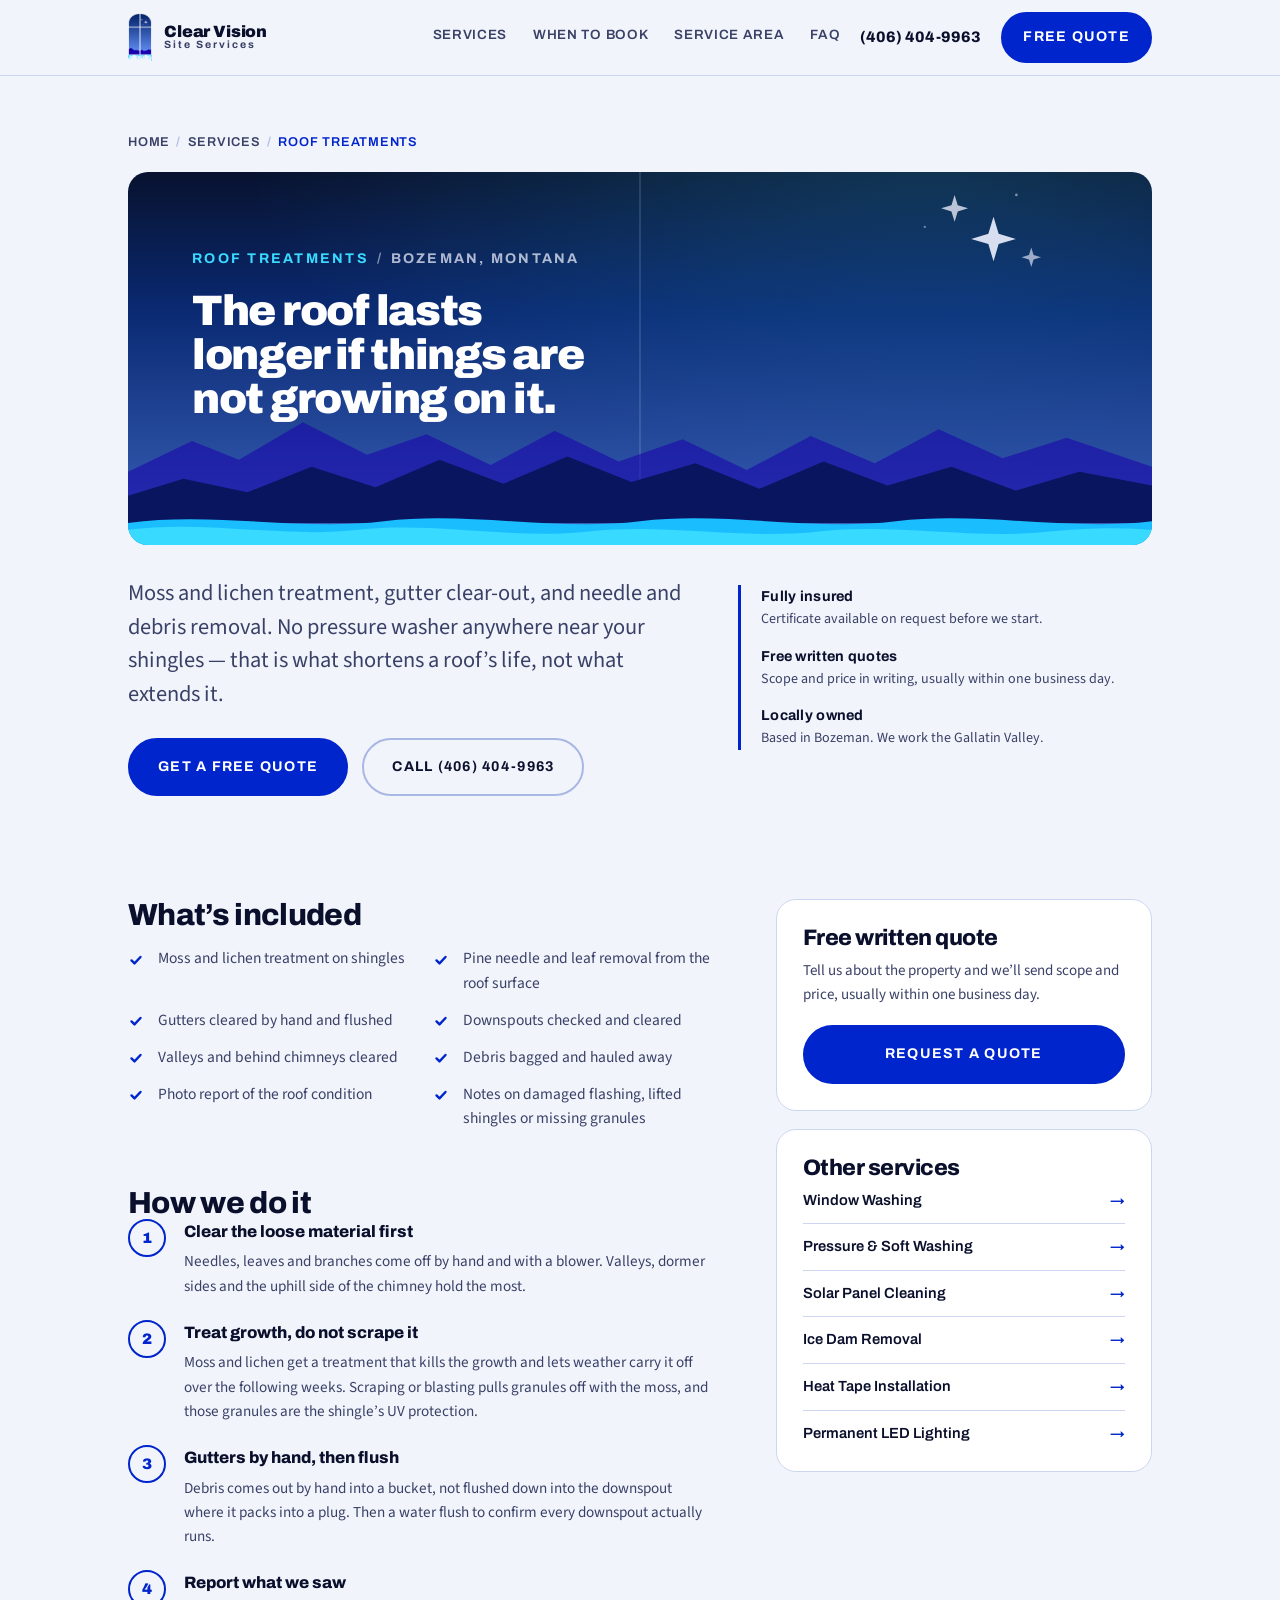
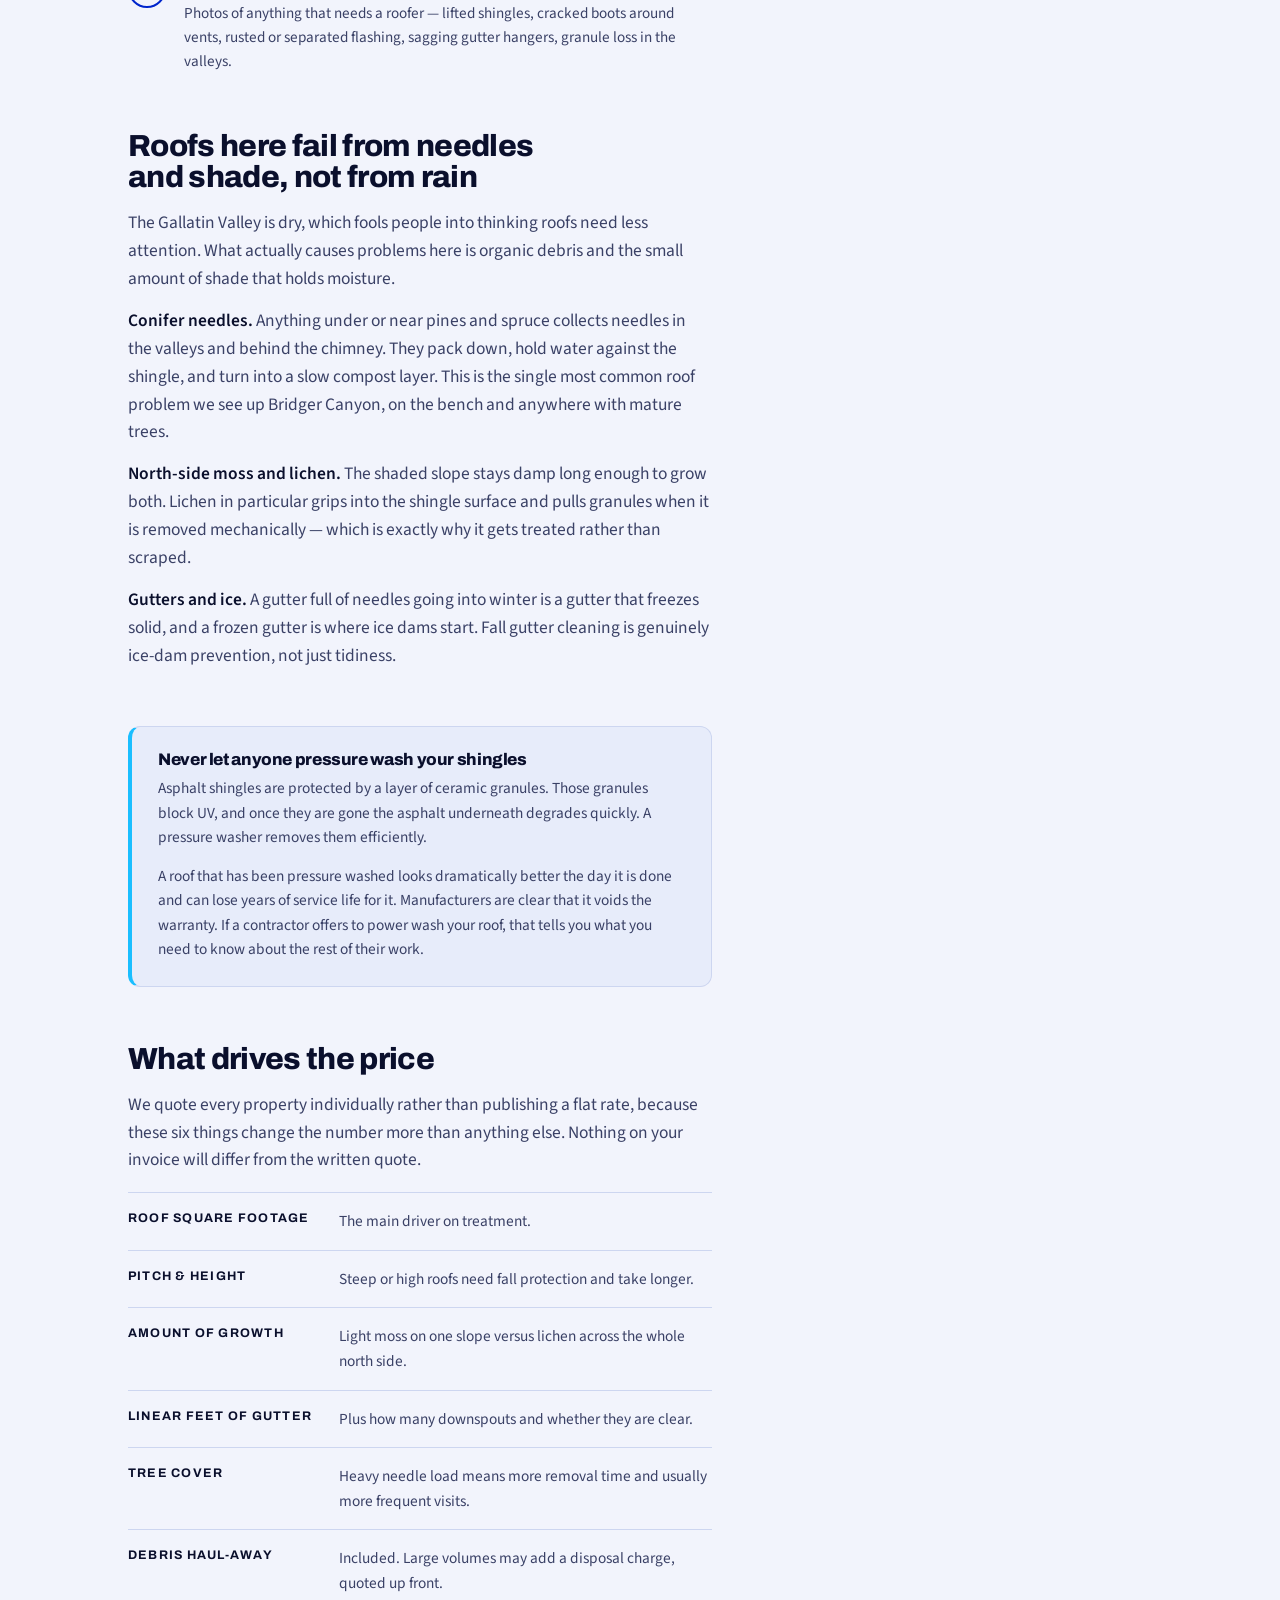
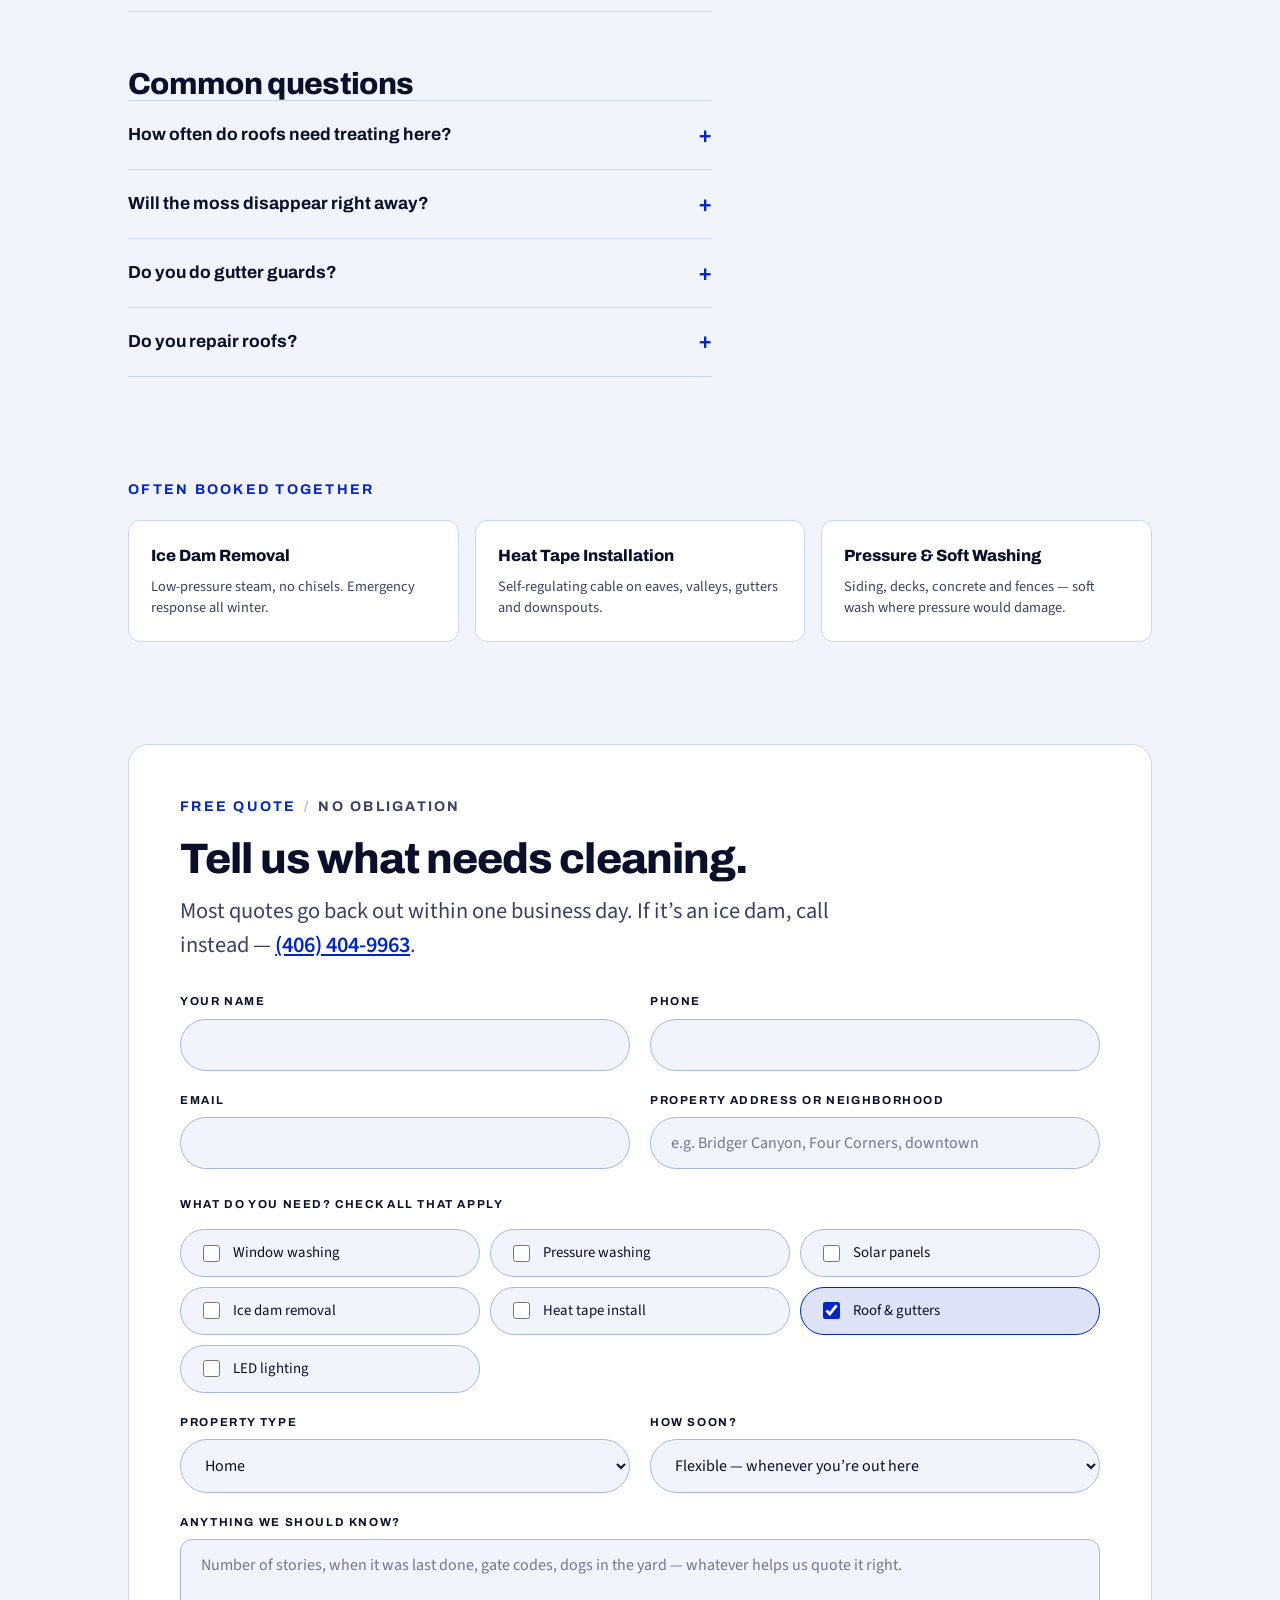
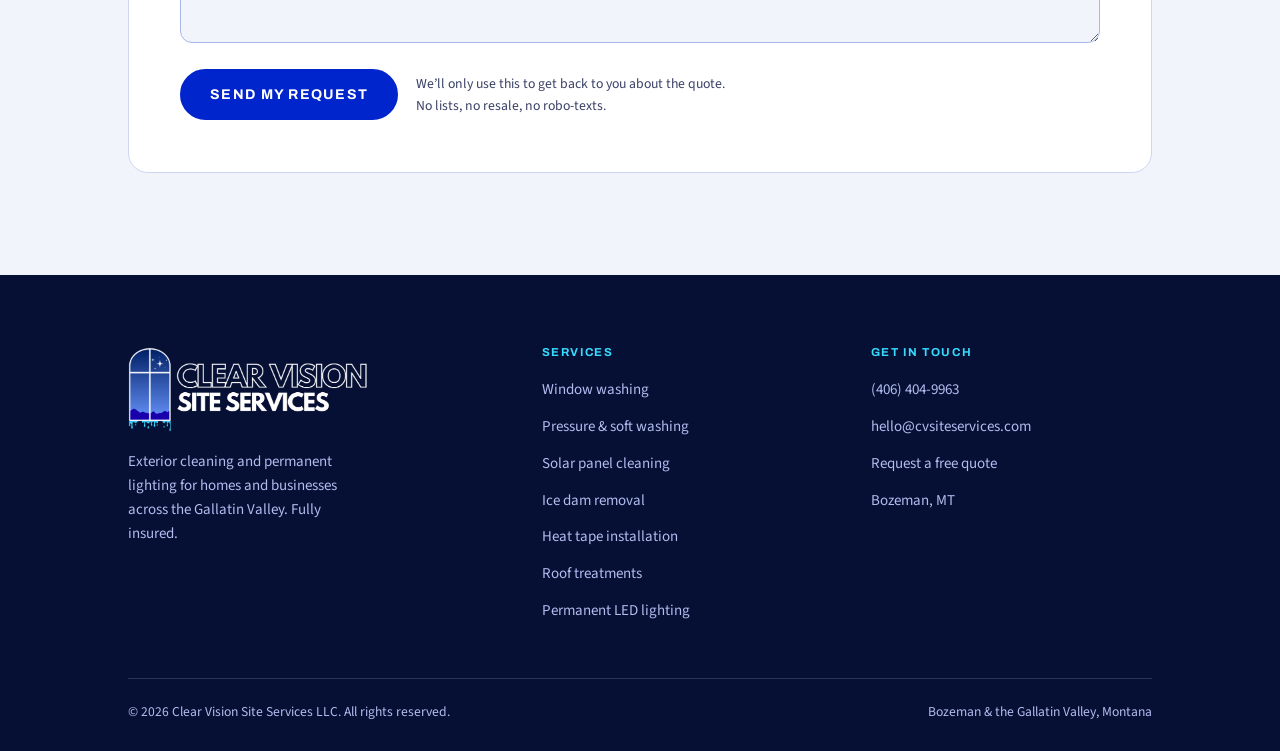
<file: roof-treatments.html>
<!doctype html>
<html lang="en">
<head>
<meta charset="utf-8">
<meta name="viewport" content="width=device-width, initial-scale=1">
<title>Roof Moss Treatment &amp; Gutter Cleaning in Bozeman, MT | Clear Vision Site Services</title>
<meta name="description" content="Roof moss and lichen treatment, gutter cleaning and debris removal in Bozeman and the Gallatin Valley. No pressure washing on shingles. Free written quotes.">
<link rel="canonical" href="https://cvsiteservices.com/roof-treatments.html">
<link rel="icon" type="image/png" sizes="32x32" href="assets/favicon-32.png">
<link rel="icon" type="image/png" sizes="16x16" href="assets/favicon-16.png">
<link rel="icon" type="image/png" sizes="48x48" href="assets/favicon-48.png">
<link rel="apple-touch-icon" sizes="180x180" href="assets/apple-touch-icon.png">
<link rel="manifest" href="site.webmanifest">
<meta name="apple-mobile-web-app-title" content="Clear Vision">
<meta name="theme-color" content="#0A0F2C">
<meta property="og:title" content="Roof Moss Treatment & Gutter Cleaning in Bozeman, MT | Clear Vision Site Services">
<meta property="og:description" content="Roof moss and lichen treatment, gutter cleaning and debris removal in Bozeman and the Gallatin Valley. No pressure washing on shingles. Free written quotes.">
<meta property="og:image" content="https://cvsiteservices.com/assets/social-preview.png">
<meta property="og:type" content="website">
<link rel="preconnect" href="https://fonts.googleapis.com">
<link rel="preconnect" href="https://fonts.gstatic.com" crossorigin>
<link rel="stylesheet" href="https://fonts.googleapis.com/css2?family=Archivo:wght@500;600;700;800;900&family=Source+Sans+3:ital,wght@0,400;0,600;0,700;1,400&display=swap">
<link rel="stylesheet" href="assets/site.css">
</head>
<body>

<header class="site-header">
  <div class="wrap header-inner">
    <a class="brand" href="index.html">
      <img src="assets/mark.png" alt="" width="24" height="48">
      <span class="brand-name">
        <span class="l1">Clear Vision</span>
        <span class="l2">Site Services</span>
      </span>
    </a>
    <nav class="nav" aria-label="Main">
      <a href="index.html#services">Services</a>
      <a href="index.html#seasons">When to book</a>
      <a href="index.html#area">Service area</a>
      <a href="#faq">FAQ</a>
    </nav>
    <a class="header-phone" href="tel:+14064049963">(406) 404-9963</a>
    <a class="btn btn-primary header-cta" href="#quote">Free quote</a>
  </div>
</header>

<main id="top">

  <section class="section hero">
    <div class="wrap">
      <nav class="breadcrumb" aria-label="Breadcrumb">
        <a href="index.html">Home</a>
        <span class="sep">/</span>
        <a href="index.html#services">Services</a>
        <span class="sep">/</span>
        <span aria-current="page">Roof Treatments</span>
      </nav>

      <div class="window window-sm">
        <svg class="stars" viewBox="0 0 420 300" aria-hidden="true" fill="none">
          <path d="M300 78l9 30 30 9-30 9-9 30-9-30-30-9 30-9 9-30z" fill="#EEF1FF"/>
          <path d="M232 40l5.5 18 18 5.5-18 5.5-5.5 18-5.5-18-18-5.5 18-5.5 5.5-18z" fill="#EEF1FF" opacity=".85"/>
          <path d="M366 132l4 13 13 4-13 4-4 13-4-13-13-4 13-4 4-13z" fill="#EEF1FF" opacity=".7"/>
          <circle cx="180" cy="96" r="2" fill="#EEF1FF" opacity=".5"/>
          <circle cx="340" cy="40" r="2.4" fill="#EEF1FF" opacity=".55"/>
        </svg>
        <div class="window-content">
          <p class="eyebrow" style="color:var(--cyan)"><span>Roof Treatments</span><span style="color:rgba(238,241,255,.55)">/</span><span style="color:rgba(238,241,255,.72)">Bozeman, Montana</span></p>
          <h1>The roof lasts longer if things are not growing on it.</h1>
        </div>
        <svg class="ridge" viewBox="0 0 1200 150" preserveAspectRatio="none" aria-hidden="true">
          <path d="M0 150V90L75 54 130 76 205 32 280 70 350 46 425 82 500 42 575 78 650 52 725 88 800 48 875 80 950 40 1025 74 1100 50 1200 84V150Z" fill="#1801AD" opacity=".55"/>
          <path d="M0 150V118L65 98 140 114 215 84 290 108 365 76 440 104 515 72 590 102 665 80 740 110 815 78 890 106 965 84 1040 112 1115 90 1200 106V150Z" fill="#0A1560"/>
        </svg>
        <svg class="drips" viewBox="0 0 1200 60" preserveAspectRatio="none" aria-hidden="true">
          <path d="M0 60V34C100 20 200 44 300 32 400 20 500 44 600 32 700 20 800 44 900 32 1000 20 1100 44 1200 32V60z" fill="#1ABEFF"/>
          <path d="M0 60V42C90 30 180 52 270 42 360 32 450 54 540 44 630 34 720 54 810 44 900 34 990 54 1080 44 1140 38 1170 40 1200 42V60z" fill="#39DAFF"/>
        </svg>
      </div>

      <div class="hero-below">
        <div>
          <p class="lede">Moss and lichen treatment, gutter clear-out, and needle and debris removal. No pressure washer anywhere near your shingles — that is what shortens a roof’s life, not what extends it.</p>
          <div class="hero-actions">
            <a class="btn btn-primary" href="#quote">Get a free quote</a>
            <a class="btn btn-ghost" href="tel:+14064049963">Call (406) 404-9963</a>
          </div>
        </div>
        <div class="trust">
          <div>Fully insured <span>Certificate available on request before we start.</span></div>
          <div>Free written quotes <span>Scope and price in writing, usually within one business day.</span></div>
          <div>Locally owned <span>Based in Bozeman. We work the Gallatin Valley.</span></div>
        </div>
      </div>
    </div>
  </section>

  <section class="section" style="padding-top:0">
    <div class="wrap">
      <div class="svc-body">
        <div class="prose">

          <div>
            <h2>What&rsquo;s included</h2>
            <ul class="checklist">
              <li>Moss and lichen treatment on shingles</li>
              <li>Pine needle and leaf removal from the roof surface</li>
              <li>Gutters cleared by hand and flushed</li>
              <li>Downspouts checked and cleared</li>
              <li>Valleys and behind chimneys cleared</li>
              <li>Debris bagged and hauled away</li>
              <li>Photo report of the roof condition</li>
              <li>Notes on damaged flashing, lifted shingles or missing granules</li>
            </ul>
          </div>

          <div>
            <h2>How we do it</h2>
            <ol class="method">
              <li><div><strong>Clear the loose material first</strong><span>Needles, leaves and branches come off by hand and with a blower. Valleys, dormer sides and the uphill side of the chimney hold the most.</span></div></li>
              <li><div><strong>Treat growth, do not scrape it</strong><span>Moss and lichen get a treatment that kills the growth and lets weather carry it off over the following weeks. Scraping or blasting pulls granules off with the moss, and those granules are the shingle’s UV protection.</span></div></li>
              <li><div><strong>Gutters by hand, then flush</strong><span>Debris comes out by hand into a bucket, not flushed down into the downspout where it packs into a plug. Then a water flush to confirm every downspout actually runs.</span></div></li>
              <li><div><strong>Report what we saw</strong><span>Photos of anything that needs a roofer — lifted shingles, cracked boots around vents, rusted or separated flashing, sagging gutter hangers, granule loss in the valleys.</span></div></li>
            </ol>
          </div>

          <div>
            <h2>Roofs here fail from needles and shade, not from rain</h2>
            <p>The Gallatin Valley is dry, which fools people into thinking roofs need less attention. What actually causes problems here is organic debris and the small amount of shade that holds moisture.</p>
            <p><strong>Conifer needles.</strong> Anything under or near pines and spruce collects needles in the valleys and behind the chimney. They pack down, hold water against the shingle, and turn into a slow compost layer. This is the single most common roof problem we see up Bridger Canyon, on the bench and anywhere with mature trees.</p>
            <p><strong>North-side moss and lichen.</strong> The shaded slope stays damp long enough to grow both. Lichen in particular grips into the shingle surface and pulls granules when it is removed mechanically — which is exactly why it gets treated rather than scraped.</p>
            <p><strong>Gutters and ice.</strong> A gutter full of needles going into winter is a gutter that freezes solid, and a frozen gutter is where ice dams start. Fall gutter cleaning is genuinely ice-dam prevention, not just tidiness.</p>
          </div>

          <div class="callout">
            <h3>Never let anyone pressure wash your shingles</h3>
            <p>Asphalt shingles are protected by a layer of ceramic granules. Those granules block UV, and once they are gone the asphalt underneath degrades quickly. A pressure washer removes them efficiently.</p>
            <p>A roof that has been pressure washed looks dramatically better the day it is done and can lose years of service life for it. Manufacturers are clear that it voids the warranty. If a contractor offers to power wash your roof, that tells you what you need to know about the rest of their work.</p>
          </div>

          <div>
            <h2>What drives the price</h2>
            <p>We quote every property individually rather than publishing a flat rate, because these six things change the number more than anything else. Nothing on your invoice will differ from the written quote.</p>
            <ul class="factors">
              <li><span class="k">Roof square footage</span><span class="v">The main driver on treatment.</span></li>
              <li><span class="k">Pitch &amp; height</span><span class="v">Steep or high roofs need fall protection and take longer.</span></li>
              <li><span class="k">Amount of growth</span><span class="v">Light moss on one slope versus lichen across the whole north side.</span></li>
              <li><span class="k">Linear feet of gutter</span><span class="v">Plus how many downspouts and whether they are clear.</span></li>
              <li><span class="k">Tree cover</span><span class="v">Heavy needle load means more removal time and usually more frequent visits.</span></li>
              <li><span class="k">Debris haul-away</span><span class="v">Included. Large volumes may add a disposal charge, quoted up front.</span></li>
            </ul>
          </div>

          <div id="faq">
            <h2>Common questions</h2>
      <details>
        <summary>How often do roofs need treating here?</summary>
        <p>Under heavy conifer cover, a debris clear-out every fall and often again in spring. Moss treatment is less frequent — every two to four years on a shaded slope, and possibly never on a sunny roof with no trees near it.</p>
      </details>
      <details>
        <summary>Will the moss disappear right away?</summary>
        <p>No. Treatment kills it, and weather carries the dead growth off over the following weeks and months. Anyone promising an immediately clean roof is planning to scrape or blast it, and that costs you granules.</p>
      </details>
      <details>
        <summary>Do you do gutter guards?</summary>
        <p>We clean and clear gutters and can tell you honestly how your existing guards are performing. Under heavy pine needle load, most guard systems still need periodic clearing — needles are small enough to defeat nearly all of them.</p>
      </details>
      <details>
        <summary>Do you repair roofs?</summary>
        <p>No. We clean and treat, and we photograph anything that needs a roofer so you can act on it. We would rather send you good photos than sell you work we do not do.</p>
      </details>
          </div>

        </div>

        <aside class="rail">
          <div class="rail-card">
            <h3>Free written quote</h3>
            <p>Tell us about the property and we&rsquo;ll send scope and price, usually within one business day.</p>
            <a class="btn btn-primary" href="#quote">Request a quote</a>
          </div>
          <div class="rail-card">
            <h3>Other services</h3>
            <ul class="rail-list">
      <li><a href="window-washing.html">Window Washing</a></li>
      <li><a href="pressure-washing.html">Pressure &amp; Soft Washing</a></li>
      <li><a href="solar-panel-cleaning.html">Solar Panel Cleaning</a></li>
      <li><a href="ice-dam-removal.html">Ice Dam Removal</a></li>
      <li><a href="heat-tape-installation.html">Heat Tape Installation</a></li>
      <li><a href="permanent-led-lighting.html">Permanent LED Lighting</a></li>
            </ul>
          </div>
        </aside>
      </div>
    </div>
  </section>

  <section class="section" style="padding-top:0">
    <div class="wrap">
      <p class="eyebrow"><span>Often booked together</span></p>
      <div class="related">
      <a class="rel" href="ice-dam-removal.html">
        <strong>Ice Dam Removal</strong>
        <span>Low-pressure steam, no chisels. Emergency response all winter.</span>
      </a>
      <a class="rel" href="heat-tape-installation.html">
        <strong>Heat Tape Installation</strong>
        <span>Self-regulating cable on eaves, valleys, gutters and downspouts.</span>
      </a>
      <a class="rel" href="pressure-washing.html">
        <strong>Pressure &amp; Soft Washing</strong>
        <span>Siding, decks, concrete and fences — soft wash where pressure would damage.</span>
      </a>
      </div>
    </div>
  </section>

  <section class="section" id="quote" style="padding-top:0">
    <div class="wrap">
      <div class="quote">
        <p class="eyebrow"><span>Free quote</span><span class="sep">/</span><span class="muted">No obligation</span></p>
        <h2 style="font-size:var(--step-3)">Tell us what needs cleaning.</h2>
        <p class="lede" style="margin-top:14px">Most quotes go back out within one business day. If it&rsquo;s an ice dam, call instead &mdash; <a href="tel:+14064049963" style="color:var(--accent);font-weight:600">(406) 404-9963</a>.</p>

        <form class="form-grid" action="https://formspree.io/f/xbgjnzyq" method="POST">
          <input type="hidden" name="_subject" value="New quote request &mdash; Roof Treatments">
          <input type="hidden" name="_next" value="https://cvsiteservices.com/thank-you.html">
          <input type="hidden" name="page" value="roof-treatments">
          <div class="hp" aria-hidden="true">
            <label for="company-website">Leave this field empty</label>
            <input id="company-website" type="text" name="_gotcha" tabindex="-1" autocomplete="off">
          </div>

          <div class="field">
            <label for="name">Your name</label>
            <input id="name" name="name" type="text" autocomplete="name" required>
          </div>
          <div class="field">
            <label for="phone">Phone</label>
            <input id="phone" name="phone" type="tel" autocomplete="tel" required>
          </div>
          <div class="field">
            <label for="email">Email</label>
            <input id="email" name="email" type="email" autocomplete="email" required>
          </div>
          <div class="field">
            <label for="address">Property address or neighborhood</label>
            <input id="address" name="address" type="text" placeholder="e.g. Bridger Canyon, Four Corners, downtown">
          </div>

          <fieldset>
            <span class="legend">What do you need? Check all that apply</span>
            <div class="checks">
              <label class="check"><input type="checkbox" name="services" value="Window washing"> Window washing</label>
              <label class="check"><input type="checkbox" name="services" value="Pressure / soft washing"> Pressure washing</label>
              <label class="check"><input type="checkbox" name="services" value="Solar panel cleaning"> Solar panels</label>
              <label class="check"><input type="checkbox" name="services" value="Ice dam removal"> Ice dam removal</label>
              <label class="check"><input type="checkbox" name="services" value="Heat tape installation"> Heat tape install</label>
              <label class="check"><input type="checkbox" name="services" value="Roof treatment / gutters" checked> Roof &amp; gutters</label>
              <label class="check"><input type="checkbox" name="services" value="Permanent LED lighting"> LED lighting</label>
            </div>
          </fieldset>

          <div class="field">
            <label for="property">Property type</label>
            <select id="property" name="property_type">
              <option>Home</option>
              <option>Commercial / storefront</option>
              <option>HOA or multi-unit</option>
              <option>Other</option>
            </select>
          </div>
          <div class="field">
            <label for="timing">How soon?</label>
            <select id="timing" name="timing">
              <option>Flexible &mdash; whenever you&rsquo;re out here</option>
              <option>Within the next two weeks</option>
              <option>This week</option>
              <option>Urgent / active leak</option>
            </select>
          </div>

          <div class="field full">
            <label for="notes">Anything we should know?</label>
            <textarea id="notes" name="notes" placeholder="Number of stories, when it was last done, gate codes, dogs in the yard &mdash; whatever helps us quote it right."></textarea>
          </div>

          <div class="form-footer">
            <button class="btn btn-primary" type="submit">Send my request</button>
            <p class="form-note">We&rsquo;ll only use this to get back to you about the quote. No lists, no resale, no robo-texts.</p>
          </div>
        </form>
      </div>
    </div>
  </section>

</main>

<footer class="site-footer">
  <div class="wrap">
    <div class="footer-top">
      <div class="footer-brand">
        <img src="assets/logo-footer.png" alt="Clear Vision Site Services" width="240" height="85">
        <p>Exterior cleaning and permanent lighting for homes and businesses across the Gallatin Valley. Fully insured.</p>
      </div>
      <div>
        <h4>Services</h4>
        <ul class="footer-services">
          <li><a href="window-washing.html">Window washing</a></li>
          <li><a href="pressure-washing.html">Pressure &amp; soft washing</a></li>
          <li><a href="solar-panel-cleaning.html">Solar panel cleaning</a></li>
          <li><a href="ice-dam-removal.html">Ice dam removal</a></li>
          <li><a href="heat-tape-installation.html">Heat tape installation</a></li>
          <li><a href="roof-treatments.html">Roof treatments</a></li>
          <li><a href="permanent-led-lighting.html">Permanent LED lighting</a></li>
        </ul>
      </div>
      <div>
        <h4>Get in touch</h4>
        <ul>
          <li><a href="tel:+14064049963">(406) 404-9963</a></li>
          <li><a href="mailto:hello@cvsiteservices.com">hello@cvsiteservices.com</a></li>
          <li><a href="#quote">Request a free quote</a></li>
          <li><span style="color:var(--on-dark-2);font-size:.94rem">Bozeman, MT</span></li>
        </ul>
      </div>
    </div>
    <div class="footer-bottom">
      <span>&copy; 2026 Clear Vision Site Services LLC. All rights reserved.</span>
      <span>Bozeman &amp; the Gallatin Valley, Montana</span>
    </div>
  </div>
</footer>

<script type="application/ld+json">
{
  "@context":"https://schema.org",
  "@type":"Service",
  "name":"Roof Treatments",
  "serviceType":"Roof Treatments",
  "description":"Roof moss and lichen treatment, gutter cleaning and debris removal in Bozeman and the Gallatin Valley. No pressure washing on shingles. Free written quotes.",
  "url":"https://cvsiteservices.com/roof-treatments.html",
  "areaServed":[
    {"@type":"City","name":"Bozeman"},{"@type":"City","name":"Belgrade"},
    {"@type":"City","name":"Four Corners"},{"@type":"City","name":"Gallatin Gateway"},
    {"@type":"City","name":"Manhattan"},{"@type":"City","name":"Three Forks"},
    {"@type":"City","name":"Big Sky"},{"@type":"City","name":"Livingston"}
  ],
  "provider":{
    "@type":"HomeAndConstructionBusiness",
    "name":"Clear Vision Site Services LLC",
    "telephone":"+1-406-404-9963",
    "email":"hello@cvsiteservices.com",
    "url":"https://cvsiteservices.com",
    "address":{"@type":"PostalAddress","addressLocality":"Bozeman","addressRegion":"MT","addressCountry":"US"}
  }
}
</script>
<script type="application/ld+json">
{
  "@context":"https://schema.org","@type":"BreadcrumbList",
  "itemListElement":[
    {"@type":"ListItem","position":1,"name":"Home","item":"https://cvsiteservices.com/"},
    {"@type":"ListItem","position":2,"name":"Services","item":"https://cvsiteservices.com/#services"},
    {"@type":"ListItem","position":3,"name":"Roof Treatments","item":"https://cvsiteservices.com/roof-treatments.html"}
  ]
}
</script>
<script type="application/ld+json">
{
  "@context": "https://schema.org",
  "@type": "FAQPage",
  "mainEntity": [
    {
      "@type": "Question",
      "name": "How often do roofs need treating here?",
      "acceptedAnswer": {
        "@type": "Answer",
        "text": "Under heavy conifer cover, a debris clear-out every fall and often again in spring. Moss treatment is less frequent \u2014 every two to four years on a shaded slope, and possibly never on a sunny roof with no trees near it."
      }
    },
    {
      "@type": "Question",
      "name": "Will the moss disappear right away?",
      "acceptedAnswer": {
        "@type": "Answer",
        "text": "No. Treatment kills it, and weather carries the dead growth off over the following weeks and months. Anyone promising an immediately clean roof is planning to scrape or blast it, and that costs you granules."
      }
    },
    {
      "@type": "Question",
      "name": "Do you do gutter guards?",
      "acceptedAnswer": {
        "@type": "Answer",
        "text": "We clean and clear gutters and can tell you honestly how your existing guards are performing. Under heavy pine needle load, most guard systems still need periodic clearing \u2014 needles are small enough to defeat nearly all of them."
      }
    },
    {
      "@type": "Question",
      "name": "Do you repair roofs?",
      "acceptedAnswer": {
        "@type": "Answer",
        "text": "No. We clean and treat, and we photograph anything that needs a roofer so you can act on it. We would rather send you good photos than sell you work we do not do."
      }
    }
  ]
}
</script>

<script src="assets/form.js" defer></script>
</body>
</html>
</file>
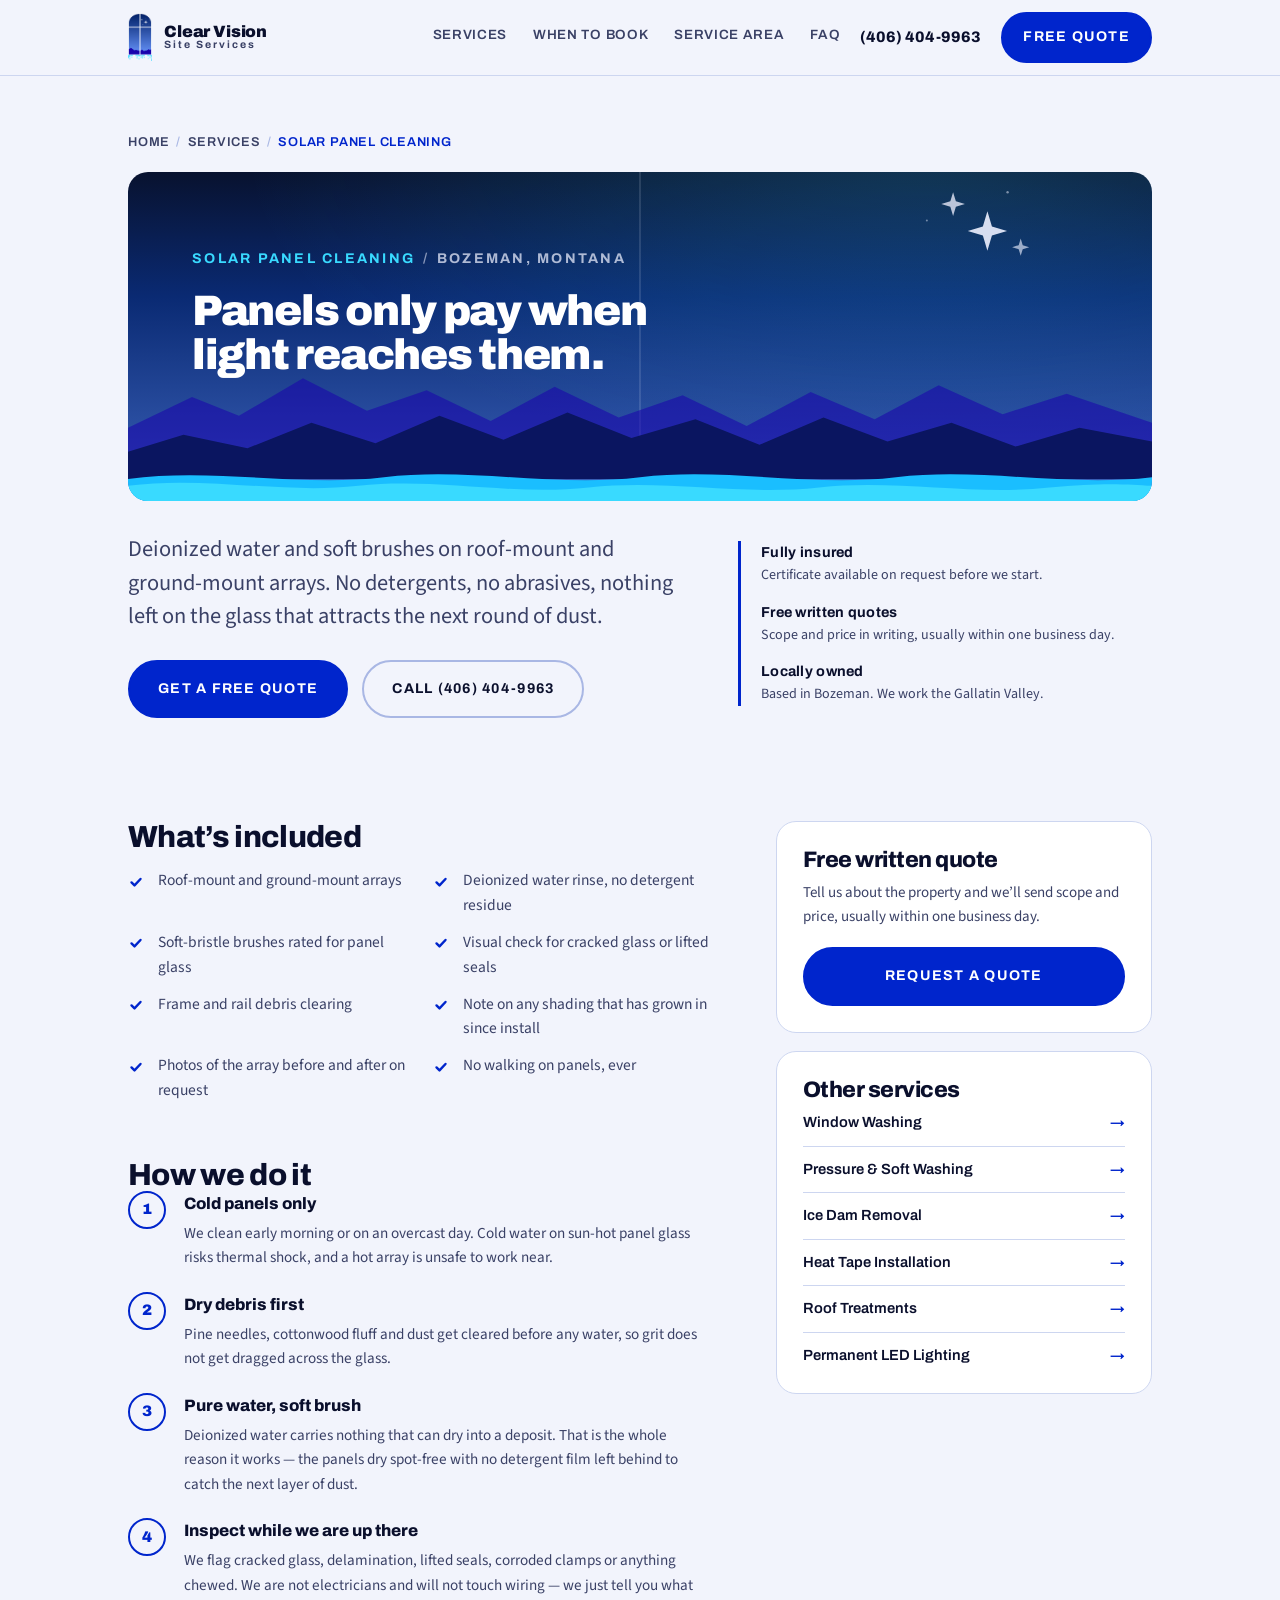
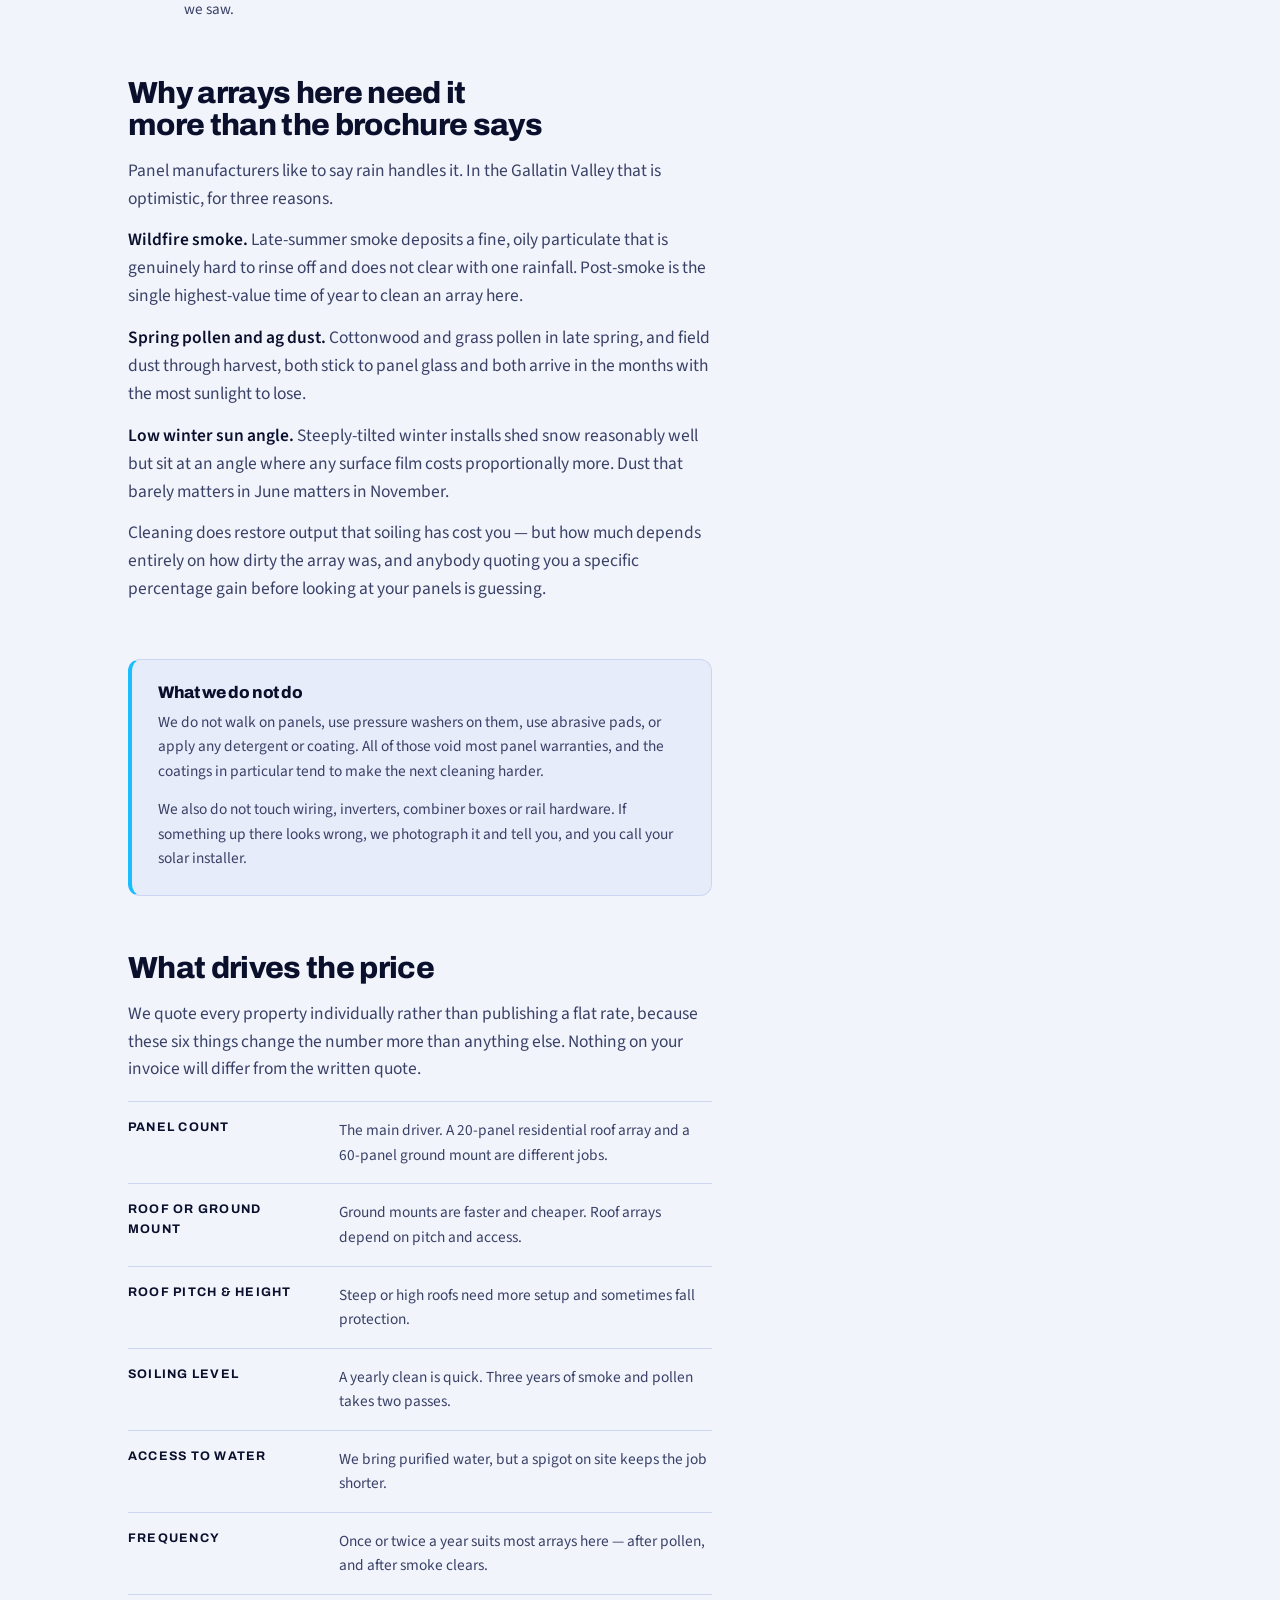
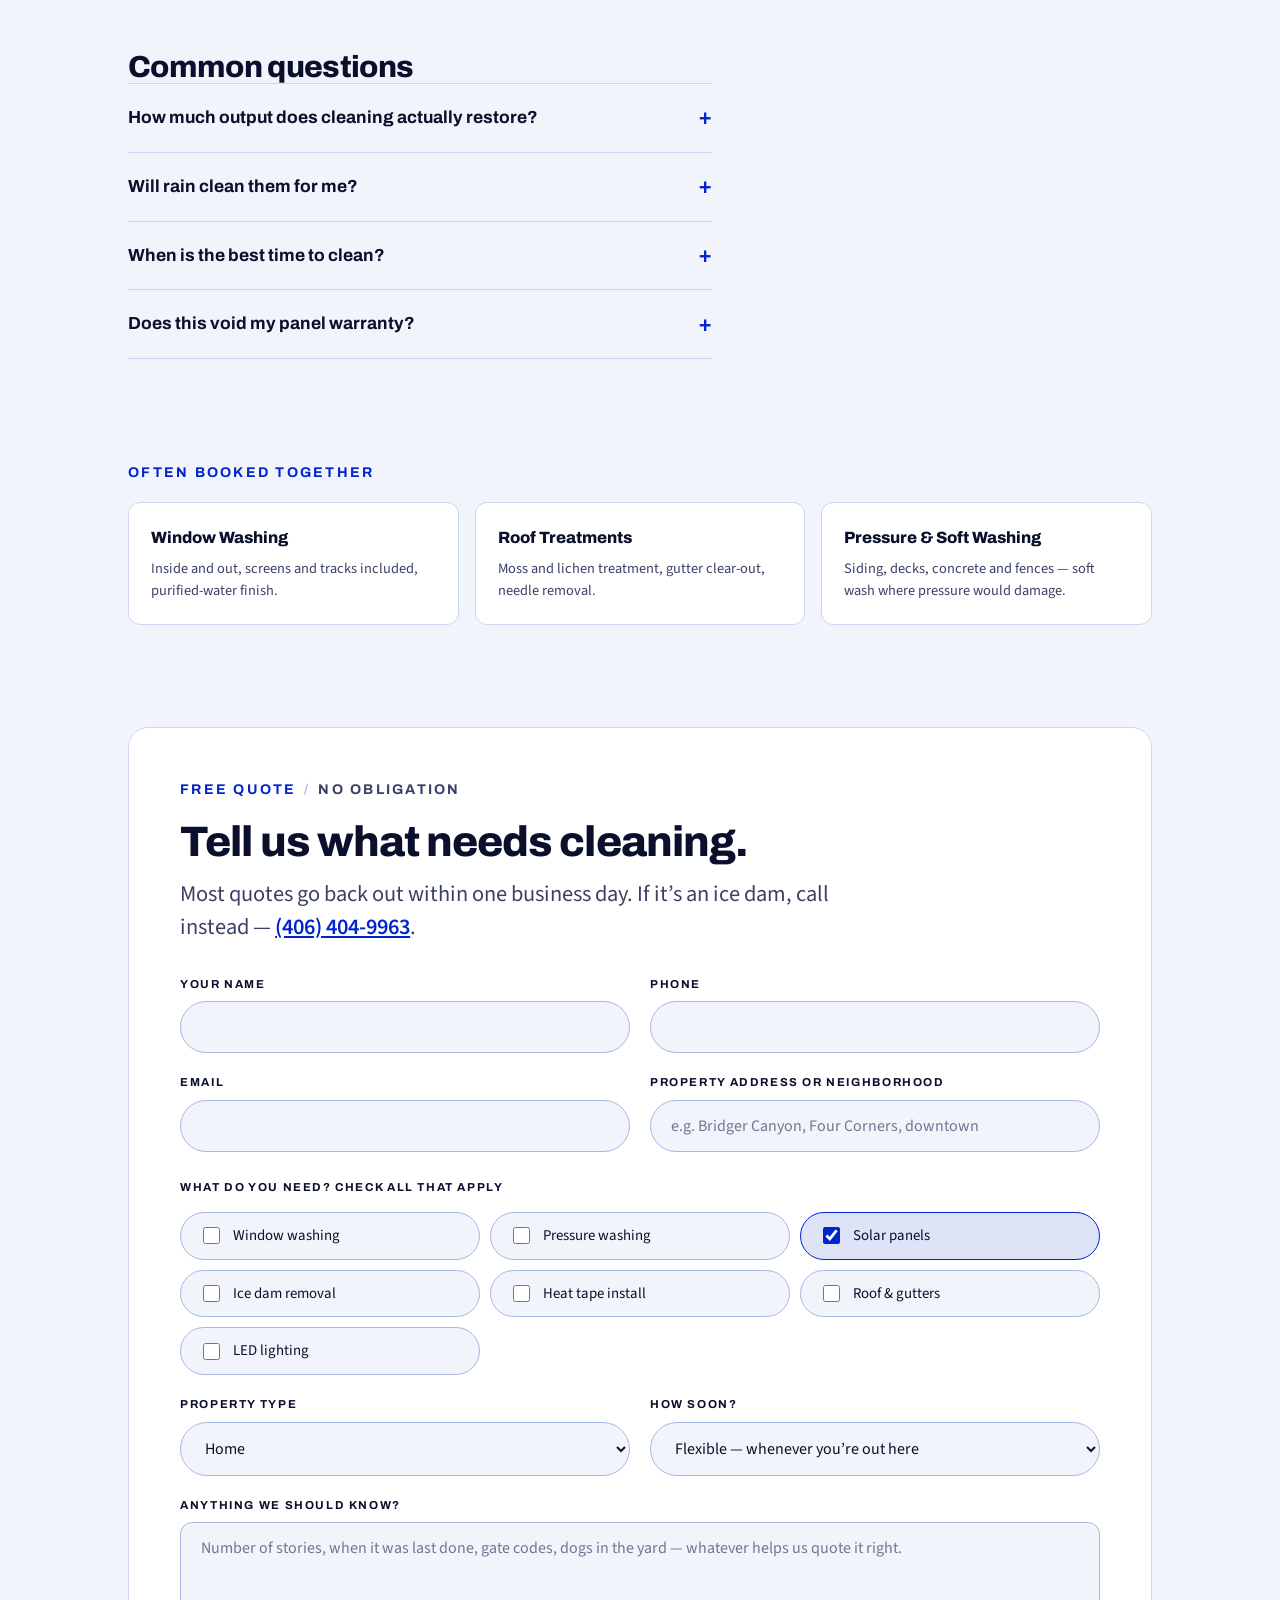
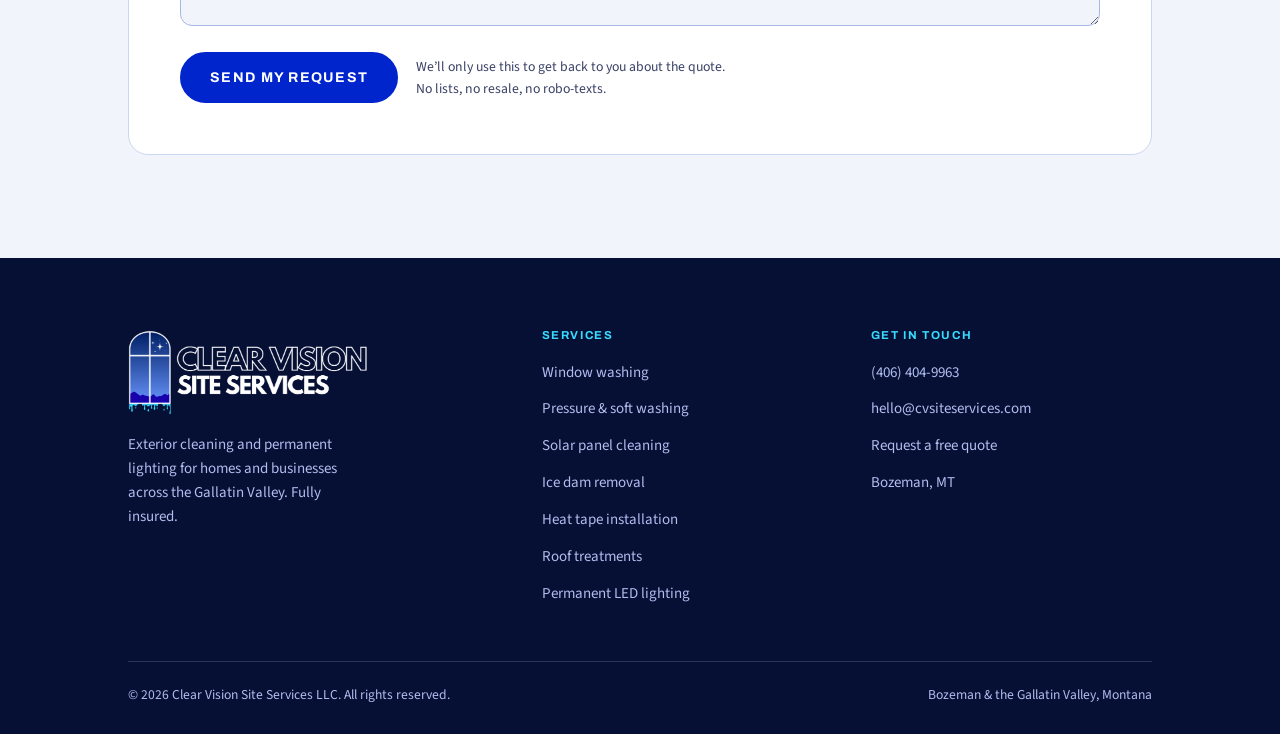
<file: solar-panel-cleaning.html>
<!doctype html>
<html lang="en">
<head>
<meta charset="utf-8">
<meta name="viewport" content="width=device-width, initial-scale=1">
<title>Solar Panel Cleaning in Bozeman, MT | Clear Vision Site Services</title>
<meta name="description" content="Solar panel cleaning in Bozeman and the Gallatin Valley. Deionized water, soft brushes, no detergent film. Roof-mount and ground-mount arrays. Free written quotes.">
<link rel="canonical" href="https://cvsiteservices.com/solar-panel-cleaning.html">
<link rel="icon" type="image/png" sizes="32x32" href="assets/favicon-32.png">
<link rel="icon" type="image/png" sizes="16x16" href="assets/favicon-16.png">
<link rel="icon" type="image/png" sizes="48x48" href="assets/favicon-48.png">
<link rel="apple-touch-icon" sizes="180x180" href="assets/apple-touch-icon.png">
<link rel="manifest" href="site.webmanifest">
<meta name="apple-mobile-web-app-title" content="Clear Vision">
<meta name="theme-color" content="#0A0F2C">
<meta property="og:title" content="Solar Panel Cleaning in Bozeman, MT | Clear Vision Site Services">
<meta property="og:description" content="Solar panel cleaning in Bozeman and the Gallatin Valley. Deionized water, soft brushes, no detergent film. Roof-mount and ground-mount arrays. Free written quotes.">
<meta property="og:image" content="https://cvsiteservices.com/assets/social-preview.png">
<meta property="og:type" content="website">
<link rel="preconnect" href="https://fonts.googleapis.com">
<link rel="preconnect" href="https://fonts.gstatic.com" crossorigin>
<link rel="stylesheet" href="https://fonts.googleapis.com/css2?family=Archivo:wght@500;600;700;800;900&family=Source+Sans+3:ital,wght@0,400;0,600;0,700;1,400&display=swap">
<link rel="stylesheet" href="assets/site.css">
</head>
<body>

<header class="site-header">
  <div class="wrap header-inner">
    <a class="brand" href="index.html">
      <img src="assets/mark.png" alt="" width="24" height="48">
      <span class="brand-name">
        <span class="l1">Clear Vision</span>
        <span class="l2">Site Services</span>
      </span>
    </a>
    <nav class="nav" aria-label="Main">
      <a href="index.html#services">Services</a>
      <a href="index.html#seasons">When to book</a>
      <a href="index.html#area">Service area</a>
      <a href="#faq">FAQ</a>
    </nav>
    <a class="header-phone" href="tel:+14064049963">(406) 404-9963</a>
    <a class="btn btn-primary header-cta" href="#quote">Free quote</a>
  </div>
</header>

<main id="top">

  <section class="section hero">
    <div class="wrap">
      <nav class="breadcrumb" aria-label="Breadcrumb">
        <a href="index.html">Home</a>
        <span class="sep">/</span>
        <a href="index.html#services">Services</a>
        <span class="sep">/</span>
        <span aria-current="page">Solar Panel Cleaning</span>
      </nav>

      <div class="window window-sm">
        <svg class="stars" viewBox="0 0 420 300" aria-hidden="true" fill="none">
          <path d="M300 78l9 30 30 9-30 9-9 30-9-30-30-9 30-9 9-30z" fill="#EEF1FF"/>
          <path d="M232 40l5.5 18 18 5.5-18 5.5-5.5 18-5.5-18-18-5.5 18-5.5 5.5-18z" fill="#EEF1FF" opacity=".85"/>
          <path d="M366 132l4 13 13 4-13 4-4 13-4-13-13-4 13-4 4-13z" fill="#EEF1FF" opacity=".7"/>
          <circle cx="180" cy="96" r="2" fill="#EEF1FF" opacity=".5"/>
          <circle cx="340" cy="40" r="2.4" fill="#EEF1FF" opacity=".55"/>
        </svg>
        <div class="window-content">
          <p class="eyebrow" style="color:var(--cyan)"><span>Solar Panel Cleaning</span><span style="color:rgba(238,241,255,.55)">/</span><span style="color:rgba(238,241,255,.72)">Bozeman, Montana</span></p>
          <h1>Panels only pay when light reaches them.</h1>
        </div>
        <svg class="ridge" viewBox="0 0 1200 150" preserveAspectRatio="none" aria-hidden="true">
          <path d="M0 150V90L75 54 130 76 205 32 280 70 350 46 425 82 500 42 575 78 650 52 725 88 800 48 875 80 950 40 1025 74 1100 50 1200 84V150Z" fill="#1801AD" opacity=".55"/>
          <path d="M0 150V118L65 98 140 114 215 84 290 108 365 76 440 104 515 72 590 102 665 80 740 110 815 78 890 106 965 84 1040 112 1115 90 1200 106V150Z" fill="#0A1560"/>
        </svg>
        <svg class="drips" viewBox="0 0 1200 60" preserveAspectRatio="none" aria-hidden="true">
          <path d="M0 60V34C100 20 200 44 300 32 400 20 500 44 600 32 700 20 800 44 900 32 1000 20 1100 44 1200 32V60z" fill="#1ABEFF"/>
          <path d="M0 60V42C90 30 180 52 270 42 360 32 450 54 540 44 630 34 720 54 810 44 900 34 990 54 1080 44 1140 38 1170 40 1200 42V60z" fill="#39DAFF"/>
        </svg>
      </div>

      <div class="hero-below">
        <div>
          <p class="lede">Deionized water and soft brushes on roof-mount and ground-mount arrays. No detergents, no abrasives, nothing left on the glass that attracts the next round of dust.</p>
          <div class="hero-actions">
            <a class="btn btn-primary" href="#quote">Get a free quote</a>
            <a class="btn btn-ghost" href="tel:+14064049963">Call (406) 404-9963</a>
          </div>
        </div>
        <div class="trust">
          <div>Fully insured <span>Certificate available on request before we start.</span></div>
          <div>Free written quotes <span>Scope and price in writing, usually within one business day.</span></div>
          <div>Locally owned <span>Based in Bozeman. We work the Gallatin Valley.</span></div>
        </div>
      </div>
    </div>
  </section>

  <section class="section" style="padding-top:0">
    <div class="wrap">
      <div class="svc-body">
        <div class="prose">

          <div>
            <h2>What&rsquo;s included</h2>
            <ul class="checklist">
              <li>Roof-mount and ground-mount arrays</li>
              <li>Deionized water rinse, no detergent residue</li>
              <li>Soft-bristle brushes rated for panel glass</li>
              <li>Visual check for cracked glass or lifted seals</li>
              <li>Frame and rail debris clearing</li>
              <li>Note on any shading that has grown in since install</li>
              <li>Photos of the array before and after on request</li>
              <li>No walking on panels, ever</li>
            </ul>
          </div>

          <div>
            <h2>How we do it</h2>
            <ol class="method">
              <li><div><strong>Cold panels only</strong><span>We clean early morning or on an overcast day. Cold water on sun-hot panel glass risks thermal shock, and a hot array is unsafe to work near.</span></div></li>
              <li><div><strong>Dry debris first</strong><span>Pine needles, cottonwood fluff and dust get cleared before any water, so grit does not get dragged across the glass.</span></div></li>
              <li><div><strong>Pure water, soft brush</strong><span>Deionized water carries nothing that can dry into a deposit. That is the whole reason it works — the panels dry spot-free with no detergent film left behind to catch the next layer of dust.</span></div></li>
              <li><div><strong>Inspect while we are up there</strong><span>We flag cracked glass, delamination, lifted seals, corroded clamps or anything chewed. We are not electricians and will not touch wiring — we just tell you what we saw.</span></div></li>
            </ol>
          </div>

          <div>
            <h2>Why arrays here need it more than the brochure says</h2>
            <p>Panel manufacturers like to say rain handles it. In the Gallatin Valley that is optimistic, for three reasons.</p>
            <p><strong>Wildfire smoke.</strong> Late-summer smoke deposits a fine, oily particulate that is genuinely hard to rinse off and does not clear with one rainfall. Post-smoke is the single highest-value time of year to clean an array here.</p>
            <p><strong>Spring pollen and ag dust.</strong> Cottonwood and grass pollen in late spring, and field dust through harvest, both stick to panel glass and both arrive in the months with the most sunlight to lose.</p>
            <p><strong>Low winter sun angle.</strong> Steeply-tilted winter installs shed snow reasonably well but sit at an angle where any surface film costs proportionally more. Dust that barely matters in June matters in November.</p>
            <p>Cleaning does restore output that soiling has cost you — but how much depends entirely on how dirty the array was, and anybody quoting you a specific percentage gain before looking at your panels is guessing.</p>
          </div>

          <div class="callout">
            <h3>What we do not do</h3>
            <p>We do not walk on panels, use pressure washers on them, use abrasive pads, or apply any detergent or coating. All of those void most panel warranties, and the coatings in particular tend to make the next cleaning harder.</p>
            <p>We also do not touch wiring, inverters, combiner boxes or rail hardware. If something up there looks wrong, we photograph it and tell you, and you call your solar installer.</p>
          </div>

          <div>
            <h2>What drives the price</h2>
            <p>We quote every property individually rather than publishing a flat rate, because these six things change the number more than anything else. Nothing on your invoice will differ from the written quote.</p>
            <ul class="factors">
              <li><span class="k">Panel count</span><span class="v">The main driver. A 20-panel residential roof array and a 60-panel ground mount are different jobs.</span></li>
              <li><span class="k">Roof or ground mount</span><span class="v">Ground mounts are faster and cheaper. Roof arrays depend on pitch and access.</span></li>
              <li><span class="k">Roof pitch &amp; height</span><span class="v">Steep or high roofs need more setup and sometimes fall protection.</span></li>
              <li><span class="k">Soiling level</span><span class="v">A yearly clean is quick. Three years of smoke and pollen takes two passes.</span></li>
              <li><span class="k">Access to water</span><span class="v">We bring purified water, but a spigot on site keeps the job shorter.</span></li>
              <li><span class="k">Frequency</span><span class="v">Once or twice a year suits most arrays here — after pollen, and after smoke clears.</span></li>
            </ul>
          </div>

          <div id="faq">
            <h2>Common questions</h2>
      <details>
        <summary>How much output does cleaning actually restore?</summary>
        <p>It depends entirely on how soiled the array was, so we will not quote you a number before seeing it. Lightly dusty panels gain very little. Panels carrying a season of smoke film gain noticeably more. If you monitor production, compare the week before against the week after and you will have your own real answer.</p>
      </details>
      <details>
        <summary>Will rain clean them for me?</summary>
        <p>Partly, and less than you would hope. Rain rinses loose dust but does a poor job on smoke film and pollen, and it can leave its own spots as it evaporates off dirty glass.</p>
      </details>
      <details>
        <summary>When is the best time to clean?</summary>
        <p>Late spring after pollen drops, and early fall once smoke season ends. If you only do it once a year, do it after the smoke clears.</p>
      </details>
      <details>
        <summary>Does this void my panel warranty?</summary>
        <p>Deionized water and soft brushes are the method most manufacturers specify, so no. Pressure washing, abrasives and detergents are what cause warranty problems, and we use none of them.</p>
      </details>
          </div>

        </div>

        <aside class="rail">
          <div class="rail-card">
            <h3>Free written quote</h3>
            <p>Tell us about the property and we&rsquo;ll send scope and price, usually within one business day.</p>
            <a class="btn btn-primary" href="#quote">Request a quote</a>
          </div>
          <div class="rail-card">
            <h3>Other services</h3>
            <ul class="rail-list">
      <li><a href="window-washing.html">Window Washing</a></li>
      <li><a href="pressure-washing.html">Pressure &amp; Soft Washing</a></li>
      <li><a href="ice-dam-removal.html">Ice Dam Removal</a></li>
      <li><a href="heat-tape-installation.html">Heat Tape Installation</a></li>
      <li><a href="roof-treatments.html">Roof Treatments</a></li>
      <li><a href="permanent-led-lighting.html">Permanent LED Lighting</a></li>
            </ul>
          </div>
        </aside>
      </div>
    </div>
  </section>

  <section class="section" style="padding-top:0">
    <div class="wrap">
      <p class="eyebrow"><span>Often booked together</span></p>
      <div class="related">
      <a class="rel" href="window-washing.html">
        <strong>Window Washing</strong>
        <span>Inside and out, screens and tracks included, purified-water finish.</span>
      </a>
      <a class="rel" href="roof-treatments.html">
        <strong>Roof Treatments</strong>
        <span>Moss and lichen treatment, gutter clear-out, needle removal.</span>
      </a>
      <a class="rel" href="pressure-washing.html">
        <strong>Pressure &amp; Soft Washing</strong>
        <span>Siding, decks, concrete and fences — soft wash where pressure would damage.</span>
      </a>
      </div>
    </div>
  </section>

  <section class="section" id="quote" style="padding-top:0">
    <div class="wrap">
      <div class="quote">
        <p class="eyebrow"><span>Free quote</span><span class="sep">/</span><span class="muted">No obligation</span></p>
        <h2 style="font-size:var(--step-3)">Tell us what needs cleaning.</h2>
        <p class="lede" style="margin-top:14px">Most quotes go back out within one business day. If it&rsquo;s an ice dam, call instead &mdash; <a href="tel:+14064049963" style="color:var(--accent);font-weight:600">(406) 404-9963</a>.</p>

        <form class="form-grid" action="https://formspree.io/f/xbgjnzyq" method="POST">
          <input type="hidden" name="_subject" value="New quote request &mdash; Solar Panel Cleaning">
          <input type="hidden" name="_next" value="https://cvsiteservices.com/thank-you.html">
          <input type="hidden" name="page" value="solar-panel-cleaning">
          <div class="hp" aria-hidden="true">
            <label for="company-website">Leave this field empty</label>
            <input id="company-website" type="text" name="_gotcha" tabindex="-1" autocomplete="off">
          </div>

          <div class="field">
            <label for="name">Your name</label>
            <input id="name" name="name" type="text" autocomplete="name" required>
          </div>
          <div class="field">
            <label for="phone">Phone</label>
            <input id="phone" name="phone" type="tel" autocomplete="tel" required>
          </div>
          <div class="field">
            <label for="email">Email</label>
            <input id="email" name="email" type="email" autocomplete="email" required>
          </div>
          <div class="field">
            <label for="address">Property address or neighborhood</label>
            <input id="address" name="address" type="text" placeholder="e.g. Bridger Canyon, Four Corners, downtown">
          </div>

          <fieldset>
            <span class="legend">What do you need? Check all that apply</span>
            <div class="checks">
              <label class="check"><input type="checkbox" name="services" value="Window washing"> Window washing</label>
              <label class="check"><input type="checkbox" name="services" value="Pressure / soft washing"> Pressure washing</label>
              <label class="check"><input type="checkbox" name="services" value="Solar panel cleaning" checked> Solar panels</label>
              <label class="check"><input type="checkbox" name="services" value="Ice dam removal"> Ice dam removal</label>
              <label class="check"><input type="checkbox" name="services" value="Heat tape installation"> Heat tape install</label>
              <label class="check"><input type="checkbox" name="services" value="Roof treatment / gutters"> Roof &amp; gutters</label>
              <label class="check"><input type="checkbox" name="services" value="Permanent LED lighting"> LED lighting</label>
            </div>
          </fieldset>

          <div class="field">
            <label for="property">Property type</label>
            <select id="property" name="property_type">
              <option>Home</option>
              <option>Commercial / storefront</option>
              <option>HOA or multi-unit</option>
              <option>Other</option>
            </select>
          </div>
          <div class="field">
            <label for="timing">How soon?</label>
            <select id="timing" name="timing">
              <option>Flexible &mdash; whenever you&rsquo;re out here</option>
              <option>Within the next two weeks</option>
              <option>This week</option>
              <option>Urgent / active leak</option>
            </select>
          </div>

          <div class="field full">
            <label for="notes">Anything we should know?</label>
            <textarea id="notes" name="notes" placeholder="Number of stories, when it was last done, gate codes, dogs in the yard &mdash; whatever helps us quote it right."></textarea>
          </div>

          <div class="form-footer">
            <button class="btn btn-primary" type="submit">Send my request</button>
            <p class="form-note">We&rsquo;ll only use this to get back to you about the quote. No lists, no resale, no robo-texts.</p>
          </div>
        </form>
      </div>
    </div>
  </section>

</main>

<footer class="site-footer">
  <div class="wrap">
    <div class="footer-top">
      <div class="footer-brand">
        <img src="assets/logo-footer.png" alt="Clear Vision Site Services" width="240" height="85">
        <p>Exterior cleaning and permanent lighting for homes and businesses across the Gallatin Valley. Fully insured.</p>
      </div>
      <div>
        <h4>Services</h4>
        <ul class="footer-services">
          <li><a href="window-washing.html">Window washing</a></li>
          <li><a href="pressure-washing.html">Pressure &amp; soft washing</a></li>
          <li><a href="solar-panel-cleaning.html">Solar panel cleaning</a></li>
          <li><a href="ice-dam-removal.html">Ice dam removal</a></li>
          <li><a href="heat-tape-installation.html">Heat tape installation</a></li>
          <li><a href="roof-treatments.html">Roof treatments</a></li>
          <li><a href="permanent-led-lighting.html">Permanent LED lighting</a></li>
        </ul>
      </div>
      <div>
        <h4>Get in touch</h4>
        <ul>
          <li><a href="tel:+14064049963">(406) 404-9963</a></li>
          <li><a href="mailto:hello@cvsiteservices.com">hello@cvsiteservices.com</a></li>
          <li><a href="#quote">Request a free quote</a></li>
          <li><span style="color:var(--on-dark-2);font-size:.94rem">Bozeman, MT</span></li>
        </ul>
      </div>
    </div>
    <div class="footer-bottom">
      <span>&copy; 2026 Clear Vision Site Services LLC. All rights reserved.</span>
      <span>Bozeman &amp; the Gallatin Valley, Montana</span>
    </div>
  </div>
</footer>

<script type="application/ld+json">
{
  "@context":"https://schema.org",
  "@type":"Service",
  "name":"Solar Panel Cleaning",
  "serviceType":"Solar Panel Cleaning",
  "description":"Solar panel cleaning in Bozeman and the Gallatin Valley. Deionized water, soft brushes, no detergent film. Roof-mount and ground-mount arrays. Free written quotes.",
  "url":"https://cvsiteservices.com/solar-panel-cleaning.html",
  "areaServed":[
    {"@type":"City","name":"Bozeman"},{"@type":"City","name":"Belgrade"},
    {"@type":"City","name":"Four Corners"},{"@type":"City","name":"Gallatin Gateway"},
    {"@type":"City","name":"Manhattan"},{"@type":"City","name":"Three Forks"},
    {"@type":"City","name":"Big Sky"},{"@type":"City","name":"Livingston"}
  ],
  "provider":{
    "@type":"HomeAndConstructionBusiness",
    "name":"Clear Vision Site Services LLC",
    "telephone":"+1-406-404-9963",
    "email":"hello@cvsiteservices.com",
    "url":"https://cvsiteservices.com",
    "address":{"@type":"PostalAddress","addressLocality":"Bozeman","addressRegion":"MT","addressCountry":"US"}
  }
}
</script>
<script type="application/ld+json">
{
  "@context":"https://schema.org","@type":"BreadcrumbList",
  "itemListElement":[
    {"@type":"ListItem","position":1,"name":"Home","item":"https://cvsiteservices.com/"},
    {"@type":"ListItem","position":2,"name":"Services","item":"https://cvsiteservices.com/#services"},
    {"@type":"ListItem","position":3,"name":"Solar Panel Cleaning","item":"https://cvsiteservices.com/solar-panel-cleaning.html"}
  ]
}
</script>
<script type="application/ld+json">
{
  "@context": "https://schema.org",
  "@type": "FAQPage",
  "mainEntity": [
    {
      "@type": "Question",
      "name": "How much output does cleaning actually restore?",
      "acceptedAnswer": {
        "@type": "Answer",
        "text": "It depends entirely on how soiled the array was, so we will not quote you a number before seeing it. Lightly dusty panels gain very little. Panels carrying a season of smoke film gain noticeably more. If you monitor production, compare the week before against the week after and you will have your own real answer."
      }
    },
    {
      "@type": "Question",
      "name": "Will rain clean them for me?",
      "acceptedAnswer": {
        "@type": "Answer",
        "text": "Partly, and less than you would hope. Rain rinses loose dust but does a poor job on smoke film and pollen, and it can leave its own spots as it evaporates off dirty glass."
      }
    },
    {
      "@type": "Question",
      "name": "When is the best time to clean?",
      "acceptedAnswer": {
        "@type": "Answer",
        "text": "Late spring after pollen drops, and early fall once smoke season ends. If you only do it once a year, do it after the smoke clears."
      }
    },
    {
      "@type": "Question",
      "name": "Does this void my panel warranty?",
      "acceptedAnswer": {
        "@type": "Answer",
        "text": "Deionized water and soft brushes are the method most manufacturers specify, so no. Pressure washing, abrasives and detergents are what cause warranty problems, and we use none of them."
      }
    }
  ]
}
</script>

<script src="assets/form.js" defer></script>
</body>
</html>
</file>
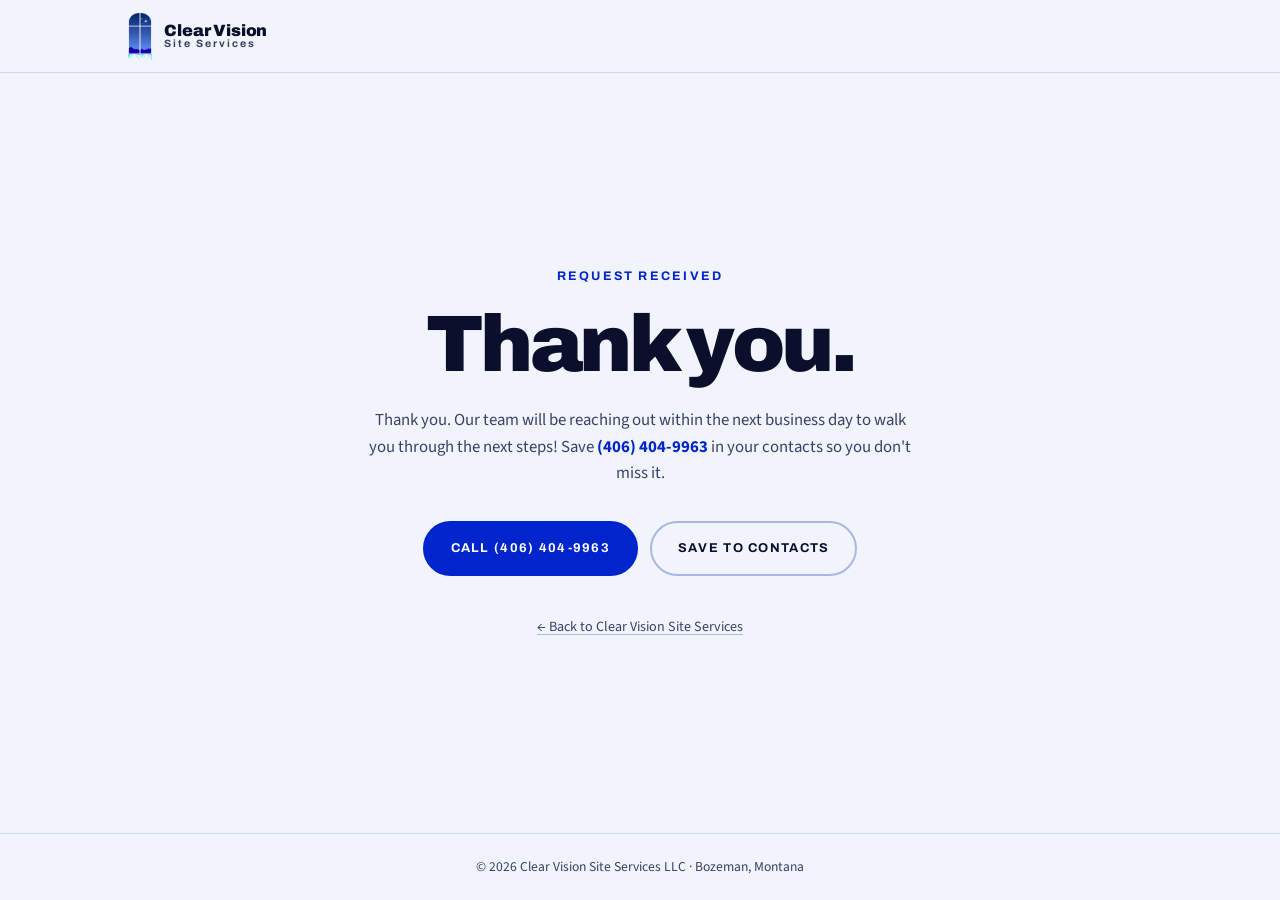
<file: thank-you.html>
<!doctype html>
<html lang="en">
<head>
<meta charset="utf-8">
<meta name="viewport" content="width=device-width, initial-scale=1">
<title>Request received — Clear Vision Site Services</title>
<meta name="robots" content="noindex">
<meta name="description" content="Your quote request has been received. Our team will reach out within the next business day.">
<link rel="icon" type="image/png" sizes="32x32" href="assets/favicon-32.png">
<link rel="icon" type="image/png" sizes="16x16" href="assets/favicon-16.png">
<link rel="icon" type="image/png" sizes="48x48" href="assets/favicon-48.png">
<link rel="apple-touch-icon" sizes="180x180" href="assets/apple-touch-icon.png">
<link rel="manifest" href="site.webmanifest">
<meta name="apple-mobile-web-app-title" content="Clear Vision">
<meta name="theme-color" content="#0A0F2C">
<link rel="preconnect" href="https://fonts.googleapis.com">
<link rel="preconnect" href="https://fonts.gstatic.com" crossorigin>
<link rel="stylesheet" href="https://fonts.googleapis.com/css2?family=Archivo:wght@600;700;800;900&family=Source+Sans+3:wght@400;600&display=swap">
<style>
:root{
  --brand:#0025CC;--brand-deep:#1801AD;--night:#0A2A73;--mid:#3C63BC;
  --cyan:#39DAFF;--ground:#F2F4FC;--surface:#FFFFFF;--ink:#0A0F2C;--ink-2:#3A4166;
  --line:#CDD6F0;--line-strong:#A9B7E4;
  --accent:var(--brand);--accent-ink:#FFFFFF;--eyebrow:var(--brand);--pill:999px;
}
@media (prefers-color-scheme:dark){
  :root:not([data-theme="light"]){
    --ground:#070B1E;--surface:#0E142E;--ink:#EEF1FF;--ink-2:#A3AEDC;
    --line:#252E55;--line-strong:#37426F;--accent:#6B8AFF;--accent-ink:#050818;--eyebrow:var(--cyan);
  }
}
:root[data-theme="dark"]{
  --ground:#070B1E;--surface:#0E142E;--ink:#EEF1FF;--ink-2:#A3AEDC;
  --line:#252E55;--line-strong:#37426F;--accent:#6B8AFF;--accent-ink:#050818;--eyebrow:var(--cyan);
}
*,*::before,*::after{box-sizing:border-box}
@media (prefers-reduced-motion:reduce){*{animation-duration:.001ms !important;transition-duration:.001ms !important}}
body{
  margin:0;min-height:100vh;background:var(--ground);color:var(--ink);
  font-family:"Source Sans 3",ui-sans-serif,system-ui,-apple-system,Segoe UI,Roboto,sans-serif;
  font-size:1.05rem;line-height:1.6;display:flex;flex-direction:column;
  -webkit-font-smoothing:antialiased;
}
img{max-width:100%;display:block}
p{margin:0}
:focus-visible{outline:3px solid var(--cyan);outline-offset:2px;border-radius:4px}
.wrap{width:100%;max-width:1120px;margin-inline:auto;padding-inline:clamp(18px,5vw,48px)}

.site-header{border-bottom:1px solid var(--line);background:var(--ground)}
.header-inner{display:flex;align-items:center;padding-block:12px}
.brand{display:flex;align-items:center;gap:12px;text-decoration:none}
.brand img{width:auto;height:48px;display:block}
.brand-name{font-family:Archivo,sans-serif;font-weight:900;line-height:.98;letter-spacing:-.01em}
.brand-name .l1{display:block;font-size:1.02rem;color:var(--ink)}
.brand-name .l2{display:block;font-size:.66rem;letter-spacing:.19em;color:var(--ink-2);font-weight:700}

main{flex:1;display:flex;align-items:center;justify-content:center;padding-block:clamp(56px,11vw,120px)}
.thanks{max-width:560px;margin-inline:auto;text-align:center}
.eyebrow{
  font-family:Archivo,sans-serif;font-weight:700;font-size:.78rem;letter-spacing:.18em;
  text-transform:uppercase;color:var(--eyebrow);margin-bottom:18px;
}
.thanks h1{
  font-family:Archivo,ui-sans-serif,system-ui,sans-serif;font-weight:900;
  font-size:clamp(3rem,2rem + 5vw,5rem);letter-spacing:-.045em;line-height:1;margin:0;
}
.thanks .lede{color:var(--ink-2);margin-top:22px;text-wrap:pretty}
.thanks .lede a{color:var(--accent);font-weight:700;text-decoration:none;white-space:nowrap}
.thanks .lede a:hover{text-decoration:underline}

.actions{display:flex;flex-wrap:wrap;justify-content:center;gap:12px;margin-top:34px}
.btn{
  display:inline-flex;align-items:center;justify-content:center;
  font-family:Archivo,sans-serif;font-weight:700;font-size:.8rem;letter-spacing:.1em;
  text-transform:uppercase;text-decoration:none;padding:15px 26px;border-radius:var(--pill);
  border:2px solid transparent;transition:transform .16s ease,background .16s ease,border-color .16s ease;
}
.btn-primary{background:var(--accent);color:var(--accent-ink);border-color:var(--accent)}
.btn-primary:hover{transform:translateY(-2px);background:var(--brand-deep);border-color:var(--brand-deep)}
.btn-ghost{background:transparent;color:var(--ink);border-color:var(--line-strong)}
.btn-ghost:hover{border-color:var(--ink);transform:translateY(-2px)}
.back{
  display:inline-block;margin-top:40px;font-size:.88rem;color:var(--ink-2);
  text-decoration:underline;text-underline-offset:3px;text-decoration-color:var(--line-strong);
}
.back:hover{color:var(--ink);text-decoration-color:currentColor}

.site-footer{border-top:1px solid var(--line);padding-block:22px;color:var(--ink-2);font-size:.85rem;text-align:center}
@media (max-width:440px){ .actions .btn{flex:1 1 100%} }
</style>
</head>
<body>

<header class="site-header">
  <div class="wrap header-inner">
    <a class="brand" href="index.html">
      <img src="assets/mark.png" alt="" width="24" height="48">
      <span class="brand-name">
        <span class="l1">Clear Vision</span>
        <span class="l2">Site Services</span>
      </span>
    </a>
  </div>
</header>

<main>
  <div class="wrap">
    <div class="thanks">
      <p class="eyebrow">Request received</p>
      <h1>Thank you.</h1>
      <p class="lede">Thank you. Our team will be reaching out within the next business day to walk you through the next steps! Save <a href="tel:+14064049963">(406) 404-9963</a> in your contacts so you don't miss it.</p>
      <div class="actions">
        <a class="btn btn-primary" href="tel:+14064049963">Call (406) 404-9963</a>
        <a class="btn btn-ghost" href="assets/clear-vision-site-services.vcf" download>Save to contacts</a>
      </div>
      <a class="back" href="index.html">&larr; Back to Clear Vision Site Services</a>
    </div>
  </div>
</main>

<footer class="site-footer">
  <div class="wrap">&copy; 2026 Clear Vision Site Services LLC &middot; Bozeman, Montana</div>
</footer>

</body>
</html>
</file>
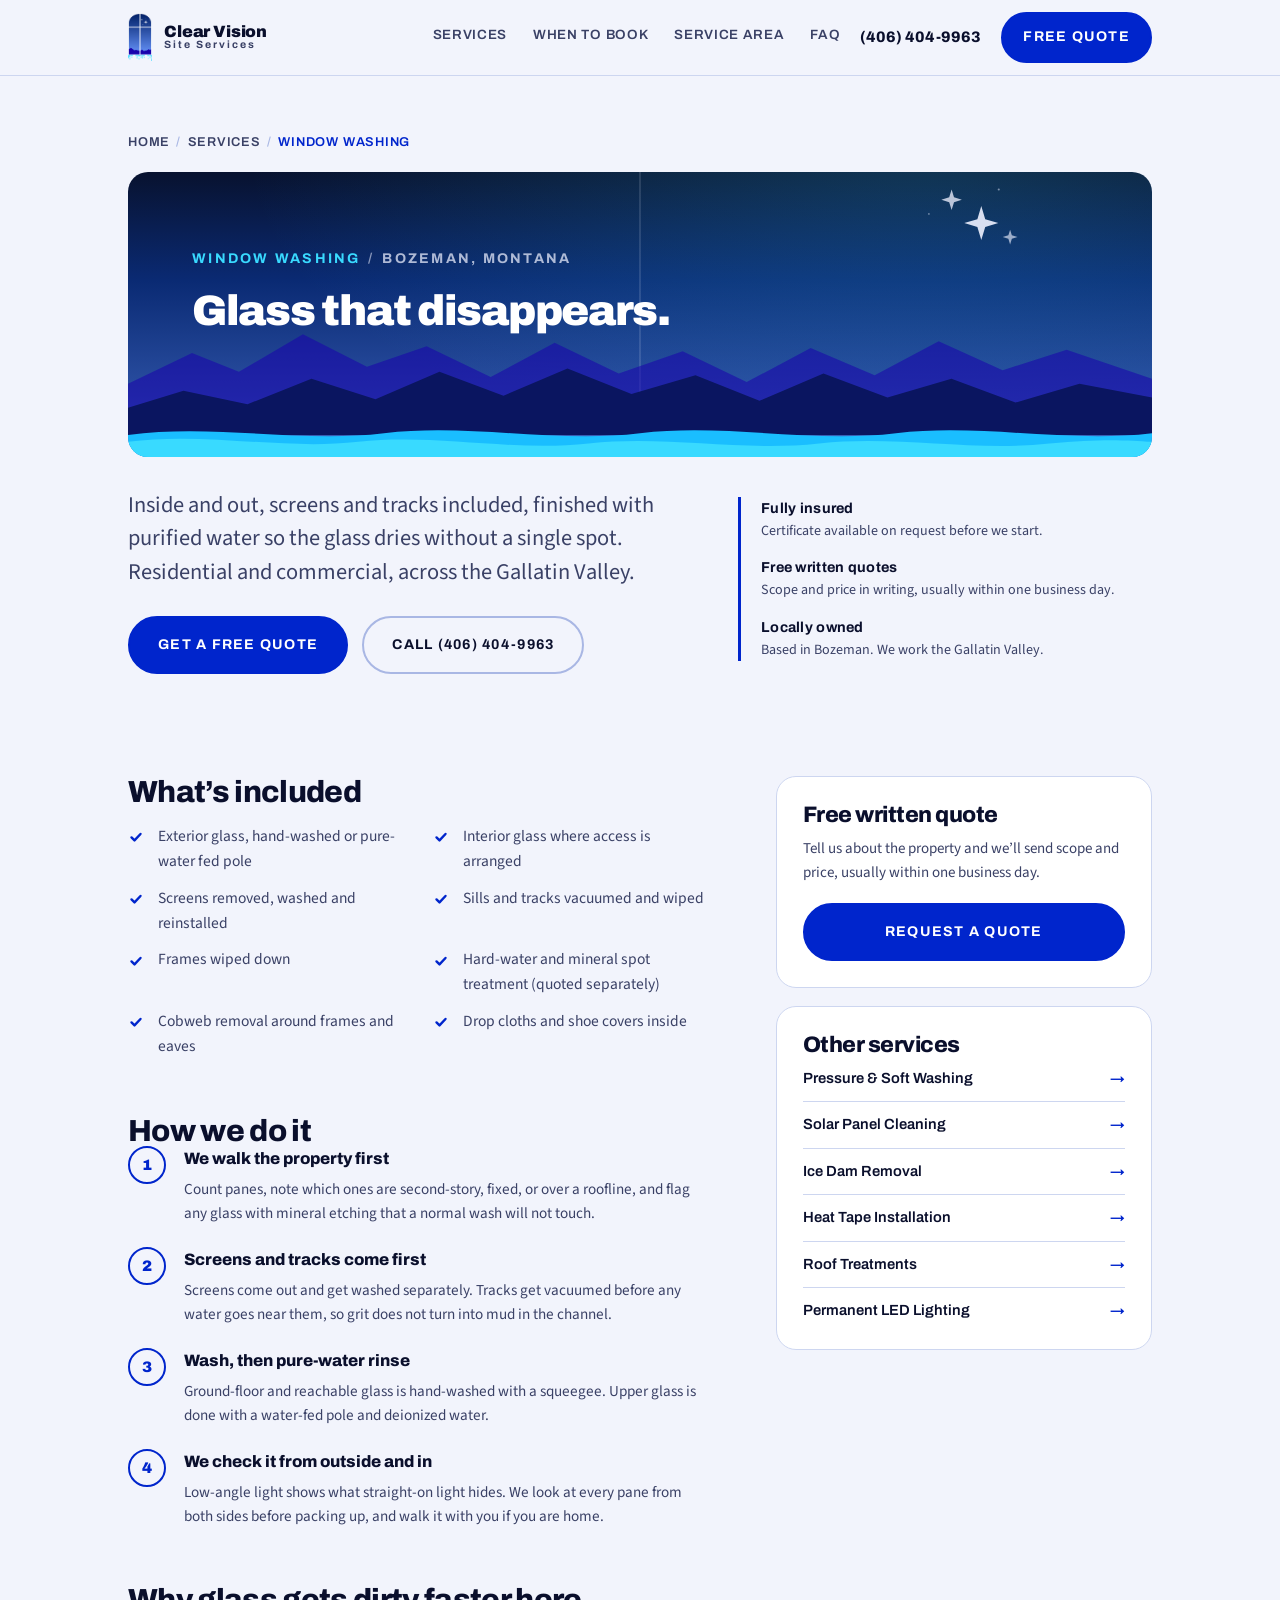
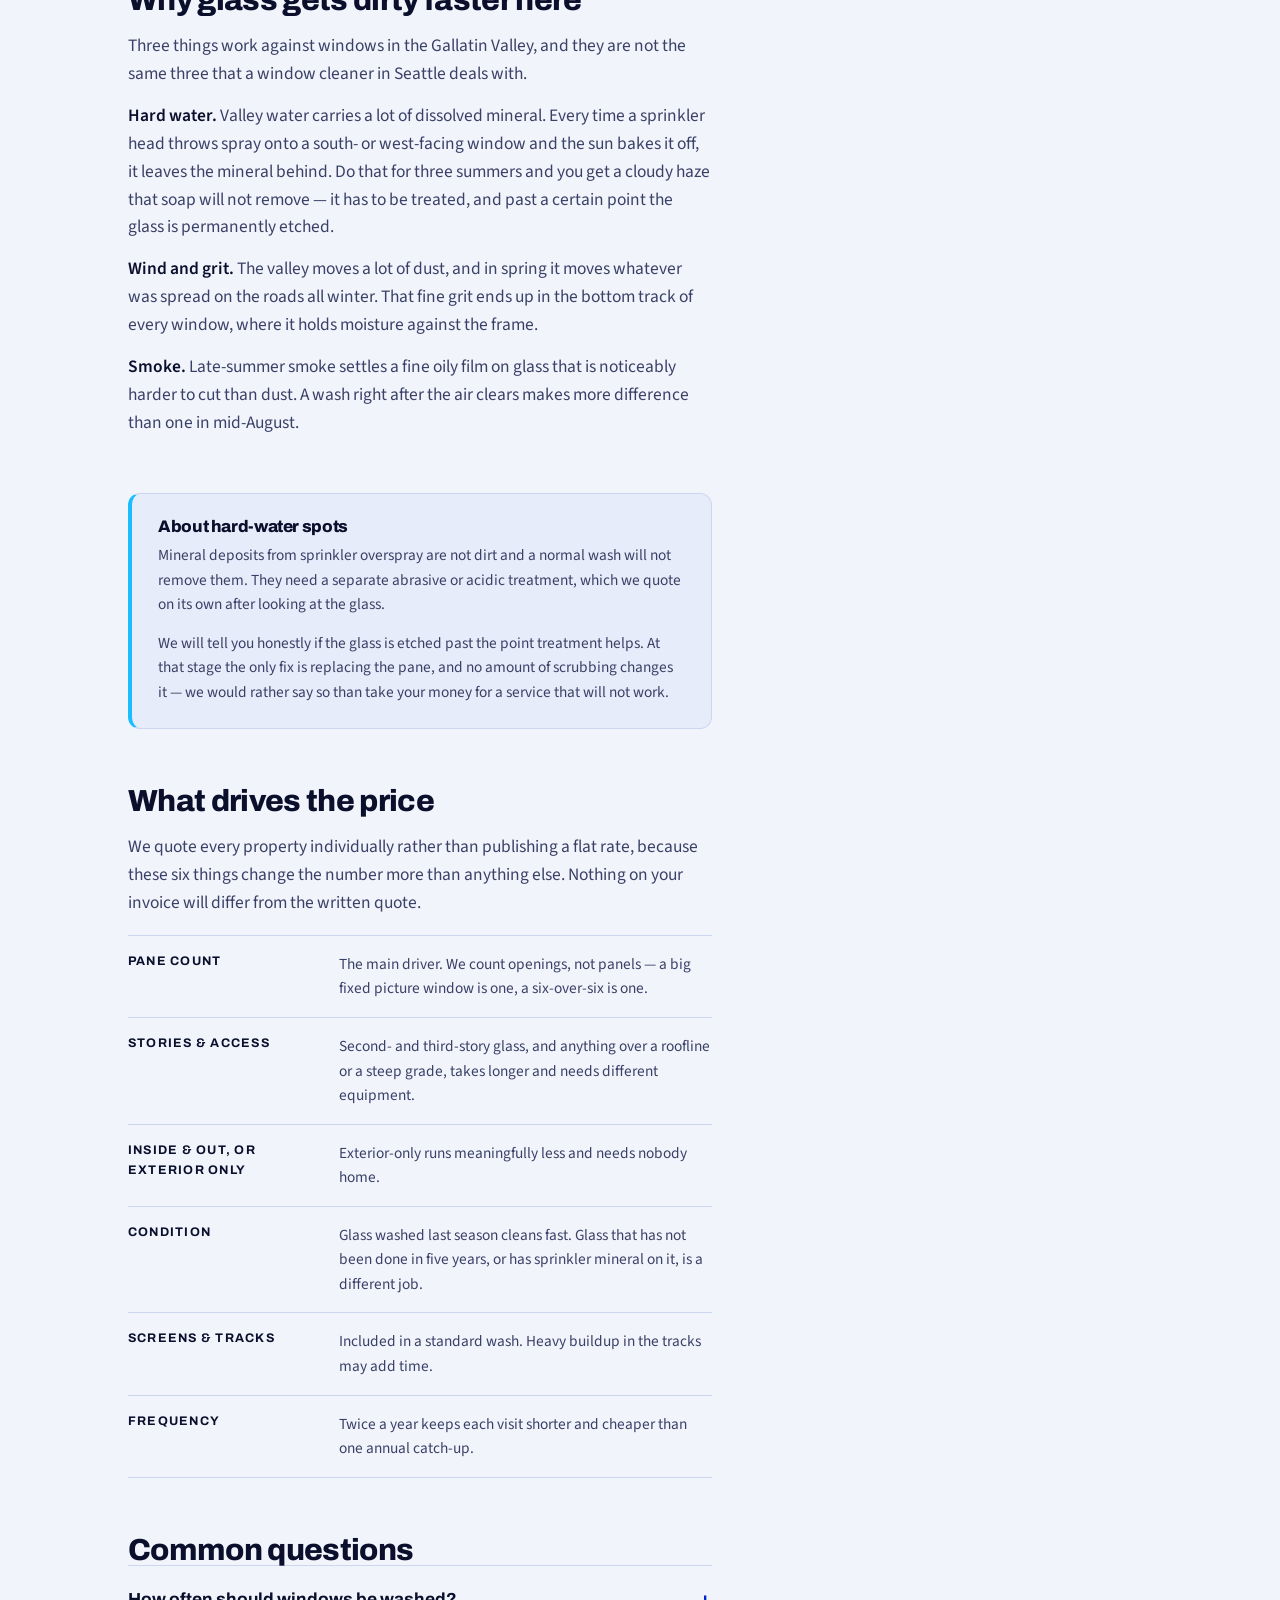
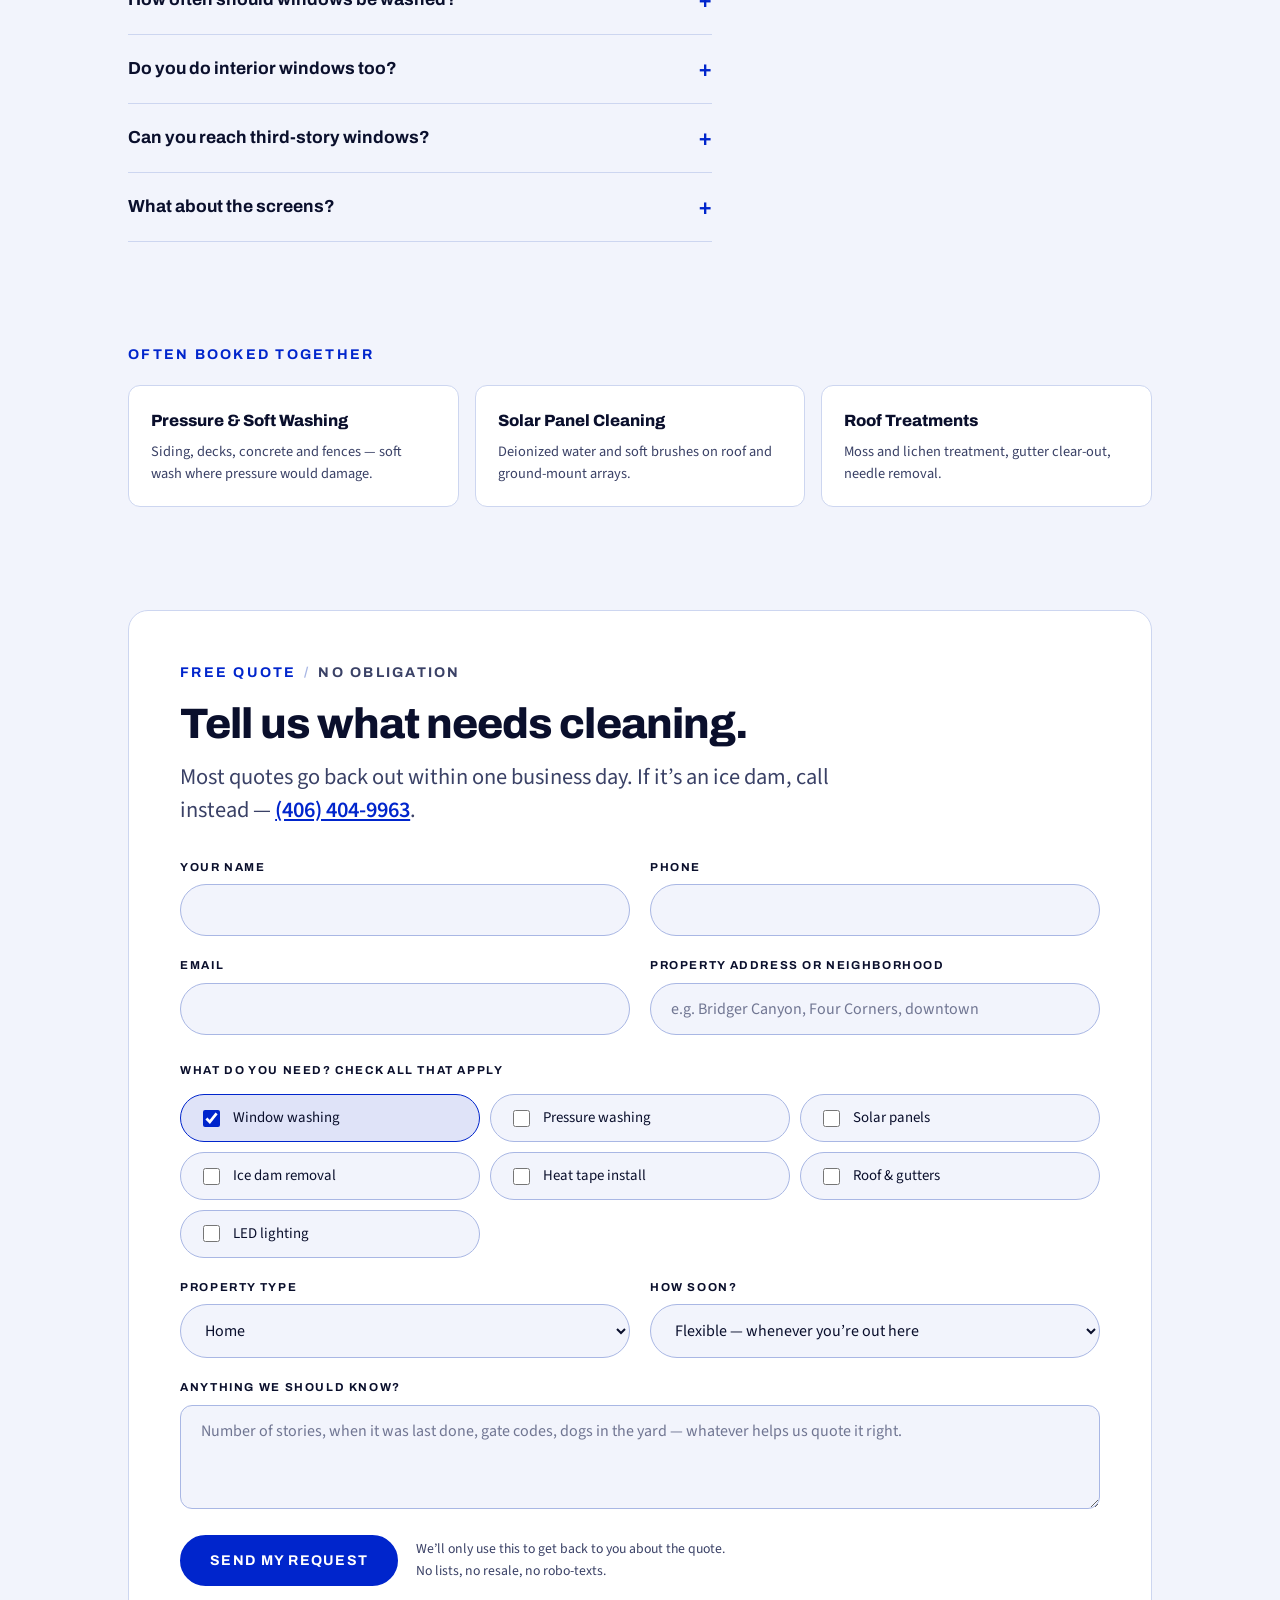
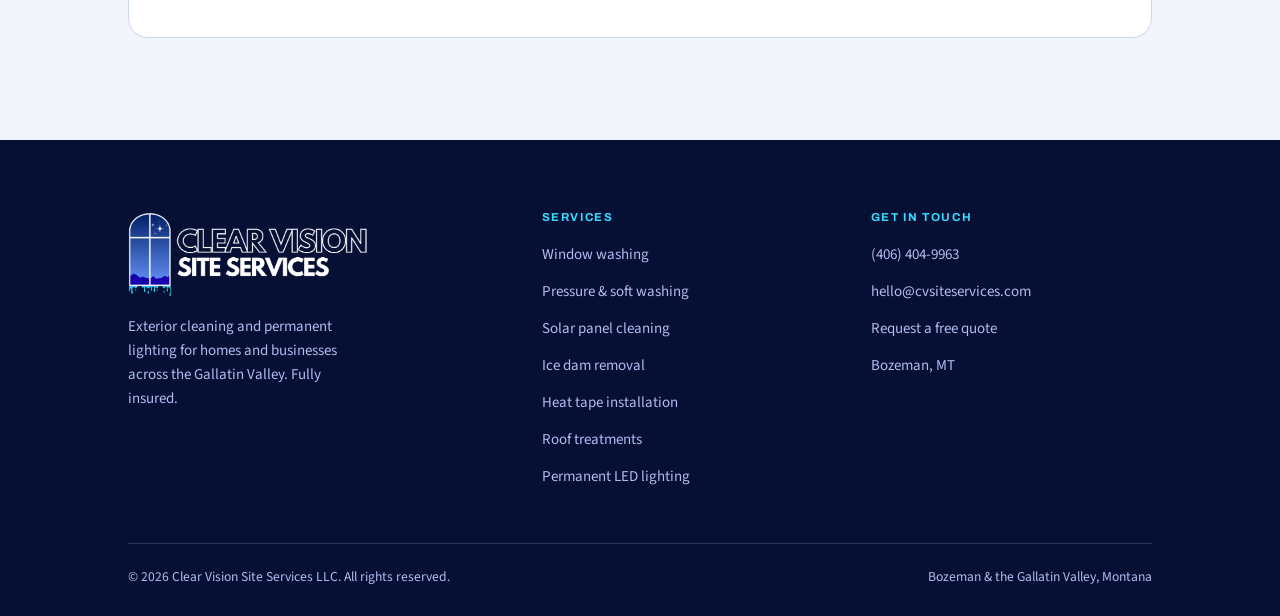
<file: window-washing.html>
<!doctype html>
<html lang="en">
<head>
<meta charset="utf-8">
<meta name="viewport" content="width=device-width, initial-scale=1">
<title>Window Washing in Bozeman, MT | Clear Vision Site Services</title>
<meta name="description" content="Professional interior and exterior window washing in Bozeman and the Gallatin Valley. Screens and tracks included, purified-water finish, free written quotes.">
<link rel="canonical" href="https://cvsiteservices.com/window-washing.html">
<link rel="icon" type="image/png" sizes="32x32" href="assets/favicon-32.png">
<link rel="icon" type="image/png" sizes="16x16" href="assets/favicon-16.png">
<link rel="icon" type="image/png" sizes="48x48" href="assets/favicon-48.png">
<link rel="apple-touch-icon" sizes="180x180" href="assets/apple-touch-icon.png">
<link rel="manifest" href="site.webmanifest">
<meta name="apple-mobile-web-app-title" content="Clear Vision">
<meta name="theme-color" content="#0A0F2C">
<meta property="og:title" content="Window Washing in Bozeman, MT | Clear Vision Site Services">
<meta property="og:description" content="Professional interior and exterior window washing in Bozeman and the Gallatin Valley. Screens and tracks included, purified-water finish, free written quotes.">
<meta property="og:image" content="https://cvsiteservices.com/assets/social-preview.png">
<meta property="og:type" content="website">
<link rel="preconnect" href="https://fonts.googleapis.com">
<link rel="preconnect" href="https://fonts.gstatic.com" crossorigin>
<link rel="stylesheet" href="https://fonts.googleapis.com/css2?family=Archivo:wght@500;600;700;800;900&family=Source+Sans+3:ital,wght@0,400;0,600;0,700;1,400&display=swap">
<link rel="stylesheet" href="assets/site.css">
</head>
<body>

<header class="site-header">
  <div class="wrap header-inner">
    <a class="brand" href="index.html">
      <img src="assets/mark.png" alt="" width="24" height="48">
      <span class="brand-name">
        <span class="l1">Clear Vision</span>
        <span class="l2">Site Services</span>
      </span>
    </a>
    <nav class="nav" aria-label="Main">
      <a href="index.html#services">Services</a>
      <a href="index.html#seasons">When to book</a>
      <a href="index.html#area">Service area</a>
      <a href="#faq">FAQ</a>
    </nav>
    <a class="header-phone" href="tel:+14064049963">(406) 404-9963</a>
    <a class="btn btn-primary header-cta" href="#quote">Free quote</a>
  </div>
</header>

<main id="top">

  <section class="section hero">
    <div class="wrap">
      <nav class="breadcrumb" aria-label="Breadcrumb">
        <a href="index.html">Home</a>
        <span class="sep">/</span>
        <a href="index.html#services">Services</a>
        <span class="sep">/</span>
        <span aria-current="page">Window Washing</span>
      </nav>

      <div class="window window-sm">
        <svg class="stars" viewBox="0 0 420 300" aria-hidden="true" fill="none">
          <path d="M300 78l9 30 30 9-30 9-9 30-9-30-30-9 30-9 9-30z" fill="#EEF1FF"/>
          <path d="M232 40l5.5 18 18 5.5-18 5.5-5.5 18-5.5-18-18-5.5 18-5.5 5.5-18z" fill="#EEF1FF" opacity=".85"/>
          <path d="M366 132l4 13 13 4-13 4-4 13-4-13-13-4 13-4 4-13z" fill="#EEF1FF" opacity=".7"/>
          <circle cx="180" cy="96" r="2" fill="#EEF1FF" opacity=".5"/>
          <circle cx="340" cy="40" r="2.4" fill="#EEF1FF" opacity=".55"/>
        </svg>
        <div class="window-content">
          <p class="eyebrow" style="color:var(--cyan)"><span>Window Washing</span><span style="color:rgba(238,241,255,.55)">/</span><span style="color:rgba(238,241,255,.72)">Bozeman, Montana</span></p>
          <h1>Glass that disappears.</h1>
        </div>
        <svg class="ridge" viewBox="0 0 1200 150" preserveAspectRatio="none" aria-hidden="true">
          <path d="M0 150V90L75 54 130 76 205 32 280 70 350 46 425 82 500 42 575 78 650 52 725 88 800 48 875 80 950 40 1025 74 1100 50 1200 84V150Z" fill="#1801AD" opacity=".55"/>
          <path d="M0 150V118L65 98 140 114 215 84 290 108 365 76 440 104 515 72 590 102 665 80 740 110 815 78 890 106 965 84 1040 112 1115 90 1200 106V150Z" fill="#0A1560"/>
        </svg>
        <svg class="drips" viewBox="0 0 1200 60" preserveAspectRatio="none" aria-hidden="true">
          <path d="M0 60V34C100 20 200 44 300 32 400 20 500 44 600 32 700 20 800 44 900 32 1000 20 1100 44 1200 32V60z" fill="#1ABEFF"/>
          <path d="M0 60V42C90 30 180 52 270 42 360 32 450 54 540 44 630 34 720 54 810 44 900 34 990 54 1080 44 1140 38 1170 40 1200 42V60z" fill="#39DAFF"/>
        </svg>
      </div>

      <div class="hero-below">
        <div>
          <p class="lede">Inside and out, screens and tracks included, finished with purified water so the glass dries without a single spot. Residential and commercial, across the Gallatin Valley.</p>
          <div class="hero-actions">
            <a class="btn btn-primary" href="#quote">Get a free quote</a>
            <a class="btn btn-ghost" href="tel:+14064049963">Call (406) 404-9963</a>
          </div>
        </div>
        <div class="trust">
          <div>Fully insured <span>Certificate available on request before we start.</span></div>
          <div>Free written quotes <span>Scope and price in writing, usually within one business day.</span></div>
          <div>Locally owned <span>Based in Bozeman. We work the Gallatin Valley.</span></div>
        </div>
      </div>
    </div>
  </section>

  <section class="section" style="padding-top:0">
    <div class="wrap">
      <div class="svc-body">
        <div class="prose">

          <div>
            <h2>What&rsquo;s included</h2>
            <ul class="checklist">
              <li>Exterior glass, hand-washed or pure-water fed pole</li>
              <li>Interior glass where access is arranged</li>
              <li>Screens removed, washed and reinstalled</li>
              <li>Sills and tracks vacuumed and wiped</li>
              <li>Frames wiped down</li>
              <li>Hard-water and mineral spot treatment (quoted separately)</li>
              <li>Cobweb removal around frames and eaves</li>
              <li>Drop cloths and shoe covers inside</li>
            </ul>
          </div>

          <div>
            <h2>How we do it</h2>
            <ol class="method">
              <li><div><strong>We walk the property first</strong><span>Count panes, note which ones are second-story, fixed, or over a roofline, and flag any glass with mineral etching that a normal wash will not touch.</span></div></li>
              <li><div><strong>Screens and tracks come first</strong><span>Screens come out and get washed separately. Tracks get vacuumed before any water goes near them, so grit does not turn into mud in the channel.</span></div></li>
              <li><div><strong>Wash, then pure-water rinse</strong><span>Ground-floor and reachable glass is hand-washed with a squeegee. Upper glass is done with a water-fed pole and deionized water.</span></div></li>
              <li><div><strong>We check it from outside and in</strong><span>Low-angle light shows what straight-on light hides. We look at every pane from both sides before packing up, and walk it with you if you are home.</span></div></li>
            </ol>
          </div>

          <div>
            <h2>Why glass gets dirty faster here</h2>
            <p>Three things work against windows in the Gallatin Valley, and they are not the same three that a window cleaner in Seattle deals with.</p>
            <p><strong>Hard water.</strong> Valley water carries a lot of dissolved mineral. Every time a sprinkler head throws spray onto a south- or west-facing window and the sun bakes it off, it leaves the mineral behind. Do that for three summers and you get a cloudy haze that soap will not remove — it has to be treated, and past a certain point the glass is permanently etched.</p>
            <p><strong>Wind and grit.</strong> The valley moves a lot of dust, and in spring it moves whatever was spread on the roads all winter. That fine grit ends up in the bottom track of every window, where it holds moisture against the frame.</p>
            <p><strong>Smoke.</strong> Late-summer smoke settles a fine oily film on glass that is noticeably harder to cut than dust. A wash right after the air clears makes more difference than one in mid-August.</p>
          </div>

          <div class="callout">
            <h3>About hard-water spots</h3>
            <p>Mineral deposits from sprinkler overspray are not dirt and a normal wash will not remove them. They need a separate abrasive or acidic treatment, which we quote on its own after looking at the glass.</p>
            <p>We will tell you honestly if the glass is etched past the point treatment helps. At that stage the only fix is replacing the pane, and no amount of scrubbing changes it — we would rather say so than take your money for a service that will not work.</p>
          </div>

          <div>
            <h2>What drives the price</h2>
            <p>We quote every property individually rather than publishing a flat rate, because these six things change the number more than anything else. Nothing on your invoice will differ from the written quote.</p>
            <ul class="factors">
              <li><span class="k">Pane count</span><span class="v">The main driver. We count openings, not panels — a big fixed picture window is one, a six-over-six is one.</span></li>
              <li><span class="k">Stories &amp; access</span><span class="v">Second- and third-story glass, and anything over a roofline or a steep grade, takes longer and needs different equipment.</span></li>
              <li><span class="k">Inside &amp; out, or exterior only</span><span class="v">Exterior-only runs meaningfully less and needs nobody home.</span></li>
              <li><span class="k">Condition</span><span class="v">Glass washed last season cleans fast. Glass that has not been done in five years, or has sprinkler mineral on it, is a different job.</span></li>
              <li><span class="k">Screens &amp; tracks</span><span class="v">Included in a standard wash. Heavy buildup in the tracks may add time.</span></li>
              <li><span class="k">Frequency</span><span class="v">Twice a year keeps each visit shorter and cheaper than one annual catch-up.</span></li>
            </ul>
          </div>

          <div id="faq">
            <h2>Common questions</h2>
      <details>
        <summary>How often should windows be washed?</summary>
        <p>Twice a year suits most homes here — once in spring after runoff and road sanding, once in fall before the weather turns. Houses with sprinklers hitting the glass, or a gravel road nearby, do better on a three-time schedule. Storefronts are usually monthly.</p>
      </details>
      <details>
        <summary>Do you do interior windows too?</summary>
        <p>Yes. Someone needs to be home or arrange access, and we use drop cloths and shoe covers inside. Plenty of customers do exterior-only in spring and both in fall.</p>
      </details>
      <details>
        <summary>Can you reach third-story windows?</summary>
        <p>Usually, with a water-fed pole. Some layouts need a ladder or a lift, and if a lift is required we will say so in the quote rather than surprise you with it.</p>
      </details>
      <details>
        <summary>What about the screens?</summary>
        <p>They come out, get washed, and go back in as part of a standard wash. If a screen is torn we will point it out, but we do not repair them.</p>
      </details>
          </div>

        </div>

        <aside class="rail">
          <div class="rail-card">
            <h3>Free written quote</h3>
            <p>Tell us about the property and we&rsquo;ll send scope and price, usually within one business day.</p>
            <a class="btn btn-primary" href="#quote">Request a quote</a>
          </div>
          <div class="rail-card">
            <h3>Other services</h3>
            <ul class="rail-list">
      <li><a href="pressure-washing.html">Pressure &amp; Soft Washing</a></li>
      <li><a href="solar-panel-cleaning.html">Solar Panel Cleaning</a></li>
      <li><a href="ice-dam-removal.html">Ice Dam Removal</a></li>
      <li><a href="heat-tape-installation.html">Heat Tape Installation</a></li>
      <li><a href="roof-treatments.html">Roof Treatments</a></li>
      <li><a href="permanent-led-lighting.html">Permanent LED Lighting</a></li>
            </ul>
          </div>
        </aside>
      </div>
    </div>
  </section>

  <section class="section" style="padding-top:0">
    <div class="wrap">
      <p class="eyebrow"><span>Often booked together</span></p>
      <div class="related">
      <a class="rel" href="pressure-washing.html">
        <strong>Pressure &amp; Soft Washing</strong>
        <span>Siding, decks, concrete and fences — soft wash where pressure would damage.</span>
      </a>
      <a class="rel" href="solar-panel-cleaning.html">
        <strong>Solar Panel Cleaning</strong>
        <span>Deionized water and soft brushes on roof and ground-mount arrays.</span>
      </a>
      <a class="rel" href="roof-treatments.html">
        <strong>Roof Treatments</strong>
        <span>Moss and lichen treatment, gutter clear-out, needle removal.</span>
      </a>
      </div>
    </div>
  </section>

  <section class="section" id="quote" style="padding-top:0">
    <div class="wrap">
      <div class="quote">
        <p class="eyebrow"><span>Free quote</span><span class="sep">/</span><span class="muted">No obligation</span></p>
        <h2 style="font-size:var(--step-3)">Tell us what needs cleaning.</h2>
        <p class="lede" style="margin-top:14px">Most quotes go back out within one business day. If it&rsquo;s an ice dam, call instead &mdash; <a href="tel:+14064049963" style="color:var(--accent);font-weight:600">(406) 404-9963</a>.</p>

        <form class="form-grid" action="https://formspree.io/f/xbgjnzyq" method="POST">
          <input type="hidden" name="_subject" value="New quote request &mdash; Window Washing">
          <input type="hidden" name="_next" value="https://cvsiteservices.com/thank-you.html">
          <input type="hidden" name="page" value="window-washing">
          <div class="hp" aria-hidden="true">
            <label for="company-website">Leave this field empty</label>
            <input id="company-website" type="text" name="_gotcha" tabindex="-1" autocomplete="off">
          </div>

          <div class="field">
            <label for="name">Your name</label>
            <input id="name" name="name" type="text" autocomplete="name" required>
          </div>
          <div class="field">
            <label for="phone">Phone</label>
            <input id="phone" name="phone" type="tel" autocomplete="tel" required>
          </div>
          <div class="field">
            <label for="email">Email</label>
            <input id="email" name="email" type="email" autocomplete="email" required>
          </div>
          <div class="field">
            <label for="address">Property address or neighborhood</label>
            <input id="address" name="address" type="text" placeholder="e.g. Bridger Canyon, Four Corners, downtown">
          </div>

          <fieldset>
            <span class="legend">What do you need? Check all that apply</span>
            <div class="checks">
              <label class="check"><input type="checkbox" name="services" value="Window washing" checked> Window washing</label>
              <label class="check"><input type="checkbox" name="services" value="Pressure / soft washing"> Pressure washing</label>
              <label class="check"><input type="checkbox" name="services" value="Solar panel cleaning"> Solar panels</label>
              <label class="check"><input type="checkbox" name="services" value="Ice dam removal"> Ice dam removal</label>
              <label class="check"><input type="checkbox" name="services" value="Heat tape installation"> Heat tape install</label>
              <label class="check"><input type="checkbox" name="services" value="Roof treatment / gutters"> Roof &amp; gutters</label>
              <label class="check"><input type="checkbox" name="services" value="Permanent LED lighting"> LED lighting</label>
            </div>
          </fieldset>

          <div class="field">
            <label for="property">Property type</label>
            <select id="property" name="property_type">
              <option>Home</option>
              <option>Commercial / storefront</option>
              <option>HOA or multi-unit</option>
              <option>Other</option>
            </select>
          </div>
          <div class="field">
            <label for="timing">How soon?</label>
            <select id="timing" name="timing">
              <option>Flexible &mdash; whenever you&rsquo;re out here</option>
              <option>Within the next two weeks</option>
              <option>This week</option>
              <option>Urgent / active leak</option>
            </select>
          </div>

          <div class="field full">
            <label for="notes">Anything we should know?</label>
            <textarea id="notes" name="notes" placeholder="Number of stories, when it was last done, gate codes, dogs in the yard &mdash; whatever helps us quote it right."></textarea>
          </div>

          <div class="form-footer">
            <button class="btn btn-primary" type="submit">Send my request</button>
            <p class="form-note">We&rsquo;ll only use this to get back to you about the quote. No lists, no resale, no robo-texts.</p>
          </div>
        </form>
      </div>
    </div>
  </section>

</main>

<footer class="site-footer">
  <div class="wrap">
    <div class="footer-top">
      <div class="footer-brand">
        <img src="assets/logo-footer.png" alt="Clear Vision Site Services" width="240" height="85">
        <p>Exterior cleaning and permanent lighting for homes and businesses across the Gallatin Valley. Fully insured.</p>
      </div>
      <div>
        <h4>Services</h4>
        <ul class="footer-services">
          <li><a href="window-washing.html">Window washing</a></li>
          <li><a href="pressure-washing.html">Pressure &amp; soft washing</a></li>
          <li><a href="solar-panel-cleaning.html">Solar panel cleaning</a></li>
          <li><a href="ice-dam-removal.html">Ice dam removal</a></li>
          <li><a href="heat-tape-installation.html">Heat tape installation</a></li>
          <li><a href="roof-treatments.html">Roof treatments</a></li>
          <li><a href="permanent-led-lighting.html">Permanent LED lighting</a></li>
        </ul>
      </div>
      <div>
        <h4>Get in touch</h4>
        <ul>
          <li><a href="tel:+14064049963">(406) 404-9963</a></li>
          <li><a href="mailto:hello@cvsiteservices.com">hello@cvsiteservices.com</a></li>
          <li><a href="#quote">Request a free quote</a></li>
          <li><span style="color:var(--on-dark-2);font-size:.94rem">Bozeman, MT</span></li>
        </ul>
      </div>
    </div>
    <div class="footer-bottom">
      <span>&copy; 2026 Clear Vision Site Services LLC. All rights reserved.</span>
      <span>Bozeman &amp; the Gallatin Valley, Montana</span>
    </div>
  </div>
</footer>

<script type="application/ld+json">
{
  "@context":"https://schema.org",
  "@type":"Service",
  "name":"Window Washing",
  "serviceType":"Window Washing",
  "description":"Professional interior and exterior window washing in Bozeman and the Gallatin Valley. Screens and tracks included, purified-water finish, free written quotes.",
  "url":"https://cvsiteservices.com/window-washing.html",
  "areaServed":[
    {"@type":"City","name":"Bozeman"},{"@type":"City","name":"Belgrade"},
    {"@type":"City","name":"Four Corners"},{"@type":"City","name":"Gallatin Gateway"},
    {"@type":"City","name":"Manhattan"},{"@type":"City","name":"Three Forks"},
    {"@type":"City","name":"Big Sky"},{"@type":"City","name":"Livingston"}
  ],
  "provider":{
    "@type":"HomeAndConstructionBusiness",
    "name":"Clear Vision Site Services LLC",
    "telephone":"+1-406-404-9963",
    "email":"hello@cvsiteservices.com",
    "url":"https://cvsiteservices.com",
    "address":{"@type":"PostalAddress","addressLocality":"Bozeman","addressRegion":"MT","addressCountry":"US"}
  }
}
</script>
<script type="application/ld+json">
{
  "@context":"https://schema.org","@type":"BreadcrumbList",
  "itemListElement":[
    {"@type":"ListItem","position":1,"name":"Home","item":"https://cvsiteservices.com/"},
    {"@type":"ListItem","position":2,"name":"Services","item":"https://cvsiteservices.com/#services"},
    {"@type":"ListItem","position":3,"name":"Window Washing","item":"https://cvsiteservices.com/window-washing.html"}
  ]
}
</script>
<script type="application/ld+json">
{
  "@context": "https://schema.org",
  "@type": "FAQPage",
  "mainEntity": [
    {
      "@type": "Question",
      "name": "How often should windows be washed?",
      "acceptedAnswer": {
        "@type": "Answer",
        "text": "Twice a year suits most homes here \u2014 once in spring after runoff and road sanding, once in fall before the weather turns. Houses with sprinklers hitting the glass, or a gravel road nearby, do better on a three-time schedule. Storefronts are usually monthly."
      }
    },
    {
      "@type": "Question",
      "name": "Do you do interior windows too?",
      "acceptedAnswer": {
        "@type": "Answer",
        "text": "Yes. Someone needs to be home or arrange access, and we use drop cloths and shoe covers inside. Plenty of customers do exterior-only in spring and both in fall."
      }
    },
    {
      "@type": "Question",
      "name": "Can you reach third-story windows?",
      "acceptedAnswer": {
        "@type": "Answer",
        "text": "Usually, with a water-fed pole. Some layouts need a ladder or a lift, and if a lift is required we will say so in the quote rather than surprise you with it."
      }
    },
    {
      "@type": "Question",
      "name": "What about the screens?",
      "acceptedAnswer": {
        "@type": "Answer",
        "text": "They come out, get washed, and go back in as part of a standard wash. If a screen is torn we will point it out, but we do not repair them."
      }
    }
  ]
}
</script>

<script src="assets/form.js" defer></script>
</body>
</html>
</file>
<file: assets/site.css>
/* ============ TOKENS ============ */
:root{
  --brand:#0025CC;        /* logo royal blue */
  --brand-deep:#1801AD;   /* logo indigo */
  --night:#0A2A73;        /* logo night sky */
  --mid:#3C63BC;          /* logo window gradient */
  --cyan:#39DAFF;         /* squeegee drip */
  --cyan-deep:#1ABEFF;

  --ground:#F2F4FC;       /* cool off-white */
  --surface:#FFFFFF;
  --surface-2:#E7ECFA;
  --ink:#0A0F2C;
  --ink-2:#3A4166;        /* blue-biased secondary */
  --line:#CDD6F0;
  --line-strong:#A9B7E4;

  --on-dark:#EEF1FF;
  --on-dark-2:#B1BCEF;

  --accent:var(--brand);
  --accent-ink:#FFFFFF;

  --radius:20px;
  --radius-sm:12px;
  --pill:999px;
  --maxw:1120px;
  --gut:clamp(18px,5vw,48px);

  --step--1:clamp(.82rem,.8rem + .1vw,.88rem);
  --step-0:clamp(1rem,.97rem + .16vw,1.09rem);
  --step-1:clamp(1.2rem,1.13rem + .34vw,1.4rem);
  --step-2:clamp(1.5rem,1.36rem + .68vw,2rem);
  --step-3:clamp(1.95rem,1.7rem + 1.2vw,2.85rem);
  --step-4:clamp(2.4rem,1.9rem + 2.4vw,4.3rem);
}
@media (prefers-color-scheme:dark){
  :root:not([data-theme="light"]){
    --ground:#070B1E;
    --surface:#0E142E;
    --surface-2:#161E40;
    --ink:#EEF1FF;
    --ink-2:#A3AEDC;
    --line:#252E55;
    --line-strong:#37426F;
    --accent:#6B8AFF;
    --accent-ink:#050818;
    --night:#0B1C4D;
  }
}
:root[data-theme="dark"]{
  --ground:#070B1E;
  --surface:#0E142E;
  --surface-2:#161E40;
  --ink:#EEF1FF;
  --ink-2:#A3AEDC;
  --line:#252E55;
  --line-strong:#37426F;
  --accent:#6B8AFF;
  --accent-ink:#050818;
  --night:#0B1C4D;
}

/* ============ BASE ============ */
*,*::before,*::after{box-sizing:border-box}
html{scroll-behavior:smooth}
@media (prefers-reduced-motion:reduce){
  html{scroll-behavior:auto}
  *,*::before,*::after{animation-duration:.001ms !important;transition-duration:.001ms !important}
}
body{
  margin:0;
  background:var(--ground);
  color:var(--ink);
  font-family:"Source Sans 3",ui-sans-serif,system-ui,-apple-system,Segoe UI,Roboto,sans-serif;
  font-size:var(--step-0);
  line-height:1.6;
  -webkit-font-smoothing:antialiased;
}
img{max-width:100%;display:block}
a{color:inherit}
h1,h2,h3,h4{
  font-family:Archivo,ui-sans-serif,system-ui,Segoe UI,Roboto,sans-serif;
  font-weight:800;
  letter-spacing:-.022em;
  line-height:1.04;
  text-wrap:balance;
  margin:0;
}
p{margin:0}
:focus-visible{outline:3px solid var(--cyan);outline-offset:2px;border-radius:4px}

.wrap{width:100%;max-width:var(--maxw);margin-inline:auto;padding-inline:var(--gut)}
.section{padding-block:clamp(56px,8vw,104px)}

.eyebrow{
  font-family:Archivo,sans-serif;font-weight:700;font-size:var(--step--1);
  letter-spacing:.16em;text-transform:uppercase;color:var(--accent);
  display:flex;flex-wrap:wrap;align-items:center;gap:.55em;margin-bottom:18px;
}
.eyebrow .sep{color:var(--line-strong)}
.eyebrow .muted{color:var(--ink-2)}

.lede{font-size:var(--step-1);color:var(--ink-2);max-width:62ch;line-height:1.5}

/* ============ BUTTONS ============ */
.btn{
  display:inline-flex;align-items:center;justify-content:center;gap:.5em;
  font-family:Archivo,sans-serif;font-weight:700;font-size:var(--step--1);
  letter-spacing:.09em;text-transform:uppercase;text-decoration:none;
  padding:16px 28px;border-radius:var(--pill);border:2px solid transparent;
  cursor:pointer;transition:transform .16s ease,background .16s ease,color .16s ease,border-color .16s ease;
}
.btn-primary{background:var(--accent);color:var(--accent-ink);border-color:var(--accent)}
.btn-primary:hover{transform:translateY(-2px);background:var(--brand-deep);border-color:var(--brand-deep)}
.btn-ghost{background:transparent;color:var(--ink);border-color:var(--line-strong)}
.btn-ghost:hover{border-color:var(--ink);transform:translateY(-2px)}
.btn-onwindow{background:var(--cyan);color:#04122B;border-color:var(--cyan)}
.btn-onwindow:hover{transform:translateY(-2px);background:#7AE7FF;border-color:#7AE7FF}
.btn-outline-light{background:transparent;color:#fff;border-color:rgba(255,255,255,.55)}
.btn-outline-light:hover{border-color:#fff;transform:translateY(-2px)}

/* ============ HEADER ============ */
.site-header{
  position:sticky;top:0;z-index:50;
  background:color-mix(in srgb,var(--ground) 88%,transparent);
  backdrop-filter:blur(12px);
  border-bottom:1px solid var(--line);
}
.header-inner{display:flex;align-items:center;gap:20px;padding-block:12px}
.brand{display:flex;align-items:center;gap:12px;text-decoration:none;margin-right:auto}
.brand img{width:auto;height:48px;display:block}
.brand-name{font-family:Archivo,sans-serif;font-weight:900;line-height:.98;letter-spacing:-.01em}
.brand-name .l1{display:block;font-size:1.02rem;color:var(--ink)}
.brand-name .l2{display:block;font-size:.66rem;letter-spacing:.19em;color:var(--ink-2);font-weight:700}
.nav{display:flex;gap:26px;align-items:center}
.nav a{
  font-family:Archivo,sans-serif;font-weight:600;font-size:.84rem;letter-spacing:.05em;
  text-transform:uppercase;text-decoration:none;color:var(--ink-2);
  padding-bottom:3px;border-bottom:2px solid transparent;
}
.nav a:hover{color:var(--ink);border-bottom-color:var(--accent)}
.header-phone{
  font-family:Archivo,sans-serif;font-weight:800;font-size:.95rem;text-decoration:none;
  color:var(--ink);white-space:nowrap;
}
.header-phone:hover{color:var(--accent)}
.header-cta{padding:12px 20px}
@media (max-width:900px){ .nav{display:none} }
@media (max-width:560px){ .header-cta{display:none} }

/* ============ HERO / THE WINDOW ============ */
.hero{padding-top:clamp(34px,5vw,56px)}
.window{
  position:relative;overflow:hidden;border-radius:var(--radius);
  background:
    radial-gradient(1100px 520px at 78% -6%, rgba(57,218,255,.18), transparent 62%),
    linear-gradient(180deg,#08122F 0%, var(--night) 38%, var(--mid) 100%);
  padding:clamp(34px,6vw,76px) clamp(24px,5vw,64px) clamp(104px,14vw,158px);
  isolation:isolate;
}
.window::before{ /* muntin bar — the window frame from the mark */
  content:"";position:absolute;inset:0;z-index:0;pointer-events:none;
  background:
    linear-gradient(90deg,transparent calc(50% - 1px),rgba(238,241,255,.13) calc(50% - 1px),rgba(238,241,255,.13) calc(50% + 1px),transparent calc(50% + 1px));
}
.stars{position:absolute;top:0;right:0;width:min(46%,420px);height:min(46%,300px);z-index:0;pointer-events:none;opacity:.9}
.ridge{position:absolute;left:0;right:0;bottom:26px;width:100%;height:auto;z-index:1;pointer-events:none;display:block}
.drips{position:absolute;left:0;right:0;bottom:0;width:100%;height:auto;z-index:2;pointer-events:none;display:block}
.window-content{position:relative;z-index:3;max-width:min(100%,760px)}
.window h1{color:#fff;font-size:var(--step-4);font-weight:900;letter-spacing:-.03em;max-width:15ch}
.window h1 em{font-style:normal;color:var(--cyan)}

.hero-below{display:grid;grid-template-columns:1.35fr 1fr;gap:clamp(24px,4vw,56px);align-items:start;margin-top:32px}
.hero-actions{display:flex;flex-wrap:wrap;gap:14px;margin-top:26px}
.trust{
  display:flex;flex-direction:column;gap:14px;
  border-left:3px solid var(--accent);padding-left:20px;margin-top:8px;
}
.trust div{font-family:Archivo,sans-serif;font-weight:700;font-size:.9rem;letter-spacing:.02em}
.trust span{display:block;font-family:"Source Sans 3",sans-serif;font-weight:400;font-size:.88rem;color:var(--ink-2);letter-spacing:0}
@media (max-width:820px){ .hero-below{grid-template-columns:1fr} .window-content{max-width:none} }

/* ============ SERVICES ============ */
.section-head{display:grid;grid-template-columns:1fr 1fr;gap:clamp(20px,4vw,56px);align-items:end;margin-bottom:clamp(34px,5vw,56px)}
.section-head h2{font-size:var(--step-3)}
@media (max-width:820px){ .section-head{grid-template-columns:1fr} }

.services{display:grid;grid-template-columns:repeat(3,1fr);gap:1px;background:var(--line);border:1px solid var(--line);border-radius:var(--radius);overflow:hidden}
.svc{background:var(--surface);padding:clamp(26px,3vw,36px);display:flex;flex-direction:column;gap:12px}
.svc-icon{width:34px;height:34px;color:var(--accent)}
.svc h3{font-size:var(--step-1);font-weight:800}
.svc p{color:var(--ink-2);font-size:.97rem}
.svc .when{
  margin-top:auto;padding-top:16px;
  font-family:Archivo,sans-serif;font-weight:700;font-size:.72rem;letter-spacing:.14em;text-transform:uppercase;color:var(--ink-2);
  display:flex;align-items:flex-start;gap:8px;line-height:1.5;
}
.svc .when::before{content:"";width:7px;height:7px;border-radius:50%;background:var(--cyan-deep);flex:none;margin-top:.42em}
@media (max-width:860px){ .services{grid-template-columns:repeat(2,1fr)} }
@media (max-width:560px){ .services{grid-template-columns:1fr} }

/* ============ DIFFERENCE BAND ============ */
.band{background:linear-gradient(160deg,var(--brand) 0%, var(--brand-deep) 78%);color:#fff}
.band h2{font-size:var(--step-3);color:#fff;max-width:20ch}
.band .lede{color:rgba(238,241,255,.82)}
.diffs{display:grid;grid-template-columns:repeat(3,1fr);gap:clamp(26px,4vw,48px);margin-top:clamp(34px,5vw,54px)}
.diff{border-top:2px solid rgba(238,241,255,.35);padding-top:20px}
.diff h3{font-size:var(--step-1);color:#fff;margin-bottom:10px}
.diff p{color:rgba(238,241,255,.8);font-size:.97rem}
@media (max-width:820px){ .diffs{grid-template-columns:1fr} }

/* ============ SEASONS (ordered — a real calendar) ============ */
.seasons{display:grid;grid-template-columns:repeat(4,1fr);gap:0;border:1px solid var(--line);border-radius:var(--radius);overflow:hidden;background:var(--surface)}
.season{padding:clamp(22px,2.6vw,30px);border-right:1px solid var(--line);display:flex;flex-direction:column;gap:10px}
.season:last-child{border-right:0}
.season .months{font-family:Archivo,sans-serif;font-weight:800;font-size:.7rem;letter-spacing:.16em;text-transform:uppercase;color:var(--accent)}
.season h3{font-size:var(--step-1)}
.season ul{margin:0;padding-left:18px;color:var(--ink-2);font-size:.94rem}
.season li{margin-bottom:5px}
.season .note{margin-top:auto;padding-top:14px;font-size:.86rem;color:var(--ink-2);font-style:italic}
@media (max-width:900px){ .seasons{grid-template-columns:repeat(2,1fr)} .season:nth-child(2){border-right:0} .season:nth-child(1),.season:nth-child(2){border-bottom:1px solid var(--line)} }
@media (max-width:520px){ .seasons{grid-template-columns:1fr} .season{border-right:0;border-bottom:1px solid var(--line)} .season:last-child{border-bottom:0} }

/* ============ STEPS ============ */
.steps{display:grid;grid-template-columns:repeat(3,1fr);gap:clamp(22px,3vw,40px)}
.step{display:flex;gap:18px;align-items:flex-start}
.step-num{
  flex:none;width:44px;height:44px;border-radius:50%;
  display:grid;place-items:center;background:var(--accent);color:var(--accent-ink);
  font-family:Archivo,sans-serif;font-weight:900;font-size:1.05rem;
}
.step h3{font-size:var(--step-1);margin-bottom:6px}
.step p{color:var(--ink-2);font-size:.95rem}
@media (max-width:820px){ .steps{grid-template-columns:1fr} }

/* ============ COMMERCIAL ============ */
.commercial{
  display:grid;grid-template-columns:1.4fr 1fr;gap:clamp(22px,4vw,48px);align-items:center;
  background:var(--surface-2);border:1px solid var(--line);border-radius:var(--radius);
  padding:clamp(28px,4vw,48px);
}
.commercial h2{font-size:var(--step-2);margin-bottom:12px}
.commercial p{color:var(--ink-2)}
.commercial .actions{display:flex;flex-wrap:wrap;gap:12px}
@media (max-width:760px){ .commercial{grid-template-columns:1fr} }

/* ============ FORM ============ */
.quote{background:var(--surface);border:1px solid var(--line);border-radius:var(--radius);padding:clamp(26px,4vw,52px)}
.form-grid{display:grid;grid-template-columns:1fr 1fr;gap:20px;margin-top:30px}
.field{display:flex;flex-direction:column;gap:8px}
.field.full{grid-column:1 / -1}
.field label,.legend{
  font-family:Archivo,sans-serif;font-weight:700;font-size:.72rem;letter-spacing:.14em;text-transform:uppercase;color:var(--ink);
}
.field input,.field select,.field textarea{
  font-family:"Source Sans 3",sans-serif;font-size:1rem;color:var(--ink);
  background:var(--ground);border:1px solid var(--line-strong);border-radius:var(--pill);
  padding:14px 20px;width:100%;
}
.field textarea{border-radius:var(--radius-sm);resize:vertical;min-height:104px}
.field input::placeholder,.field textarea::placeholder{color:var(--ink-2);opacity:.7}
fieldset{border:0;padding:0;margin:0;grid-column:1 / -1}
.checks{display:grid;grid-template-columns:repeat(3,1fr);gap:10px;margin-top:12px}
.check{
  display:flex;align-items:center;gap:10px;background:var(--ground);
  border:1px solid var(--line-strong);border-radius:var(--pill);padding:11px 18px;cursor:pointer;
  font-size:.93rem;transition:border-color .15s ease,background .15s ease;
}
.check:hover{border-color:var(--accent)}
.check input{accent-color:var(--accent);width:17px;height:17px;flex:none;cursor:pointer}
.check:has(input:checked){border-color:var(--accent);background:color-mix(in srgb,var(--accent) 8%,var(--ground))}
.form-footer{grid-column:1 / -1;display:flex;flex-wrap:wrap;align-items:center;gap:18px;margin-top:6px}
.form-note{font-size:.86rem;color:var(--ink-2);max-width:46ch}
.hp{position:absolute;left:-9999px;width:1px;height:1px;overflow:hidden}
@media (max-width:760px){ .form-grid{grid-template-columns:1fr} .checks{grid-template-columns:1fr 1fr} }
@media (max-width:480px){ .checks{grid-template-columns:1fr} }

/* ============ AREA + FAQ ============ */
.area-faq{display:grid;grid-template-columns:1fr 1.25fr;gap:clamp(30px,5vw,64px);align-items:start}
.towns{display:flex;flex-wrap:wrap;gap:9px;margin-top:20px}
.town{
  font-family:Archivo,sans-serif;font-weight:600;font-size:.84rem;
  border:1px solid var(--line-strong);border-radius:var(--pill);padding:7px 15px;color:var(--ink-2);
}
details{border-top:1px solid var(--line);padding:20px 0}
details:last-of-type{border-bottom:1px solid var(--line)}
summary{
  font-family:Archivo,sans-serif;font-weight:700;font-size:var(--step-0);cursor:pointer;
  list-style:none;display:flex;justify-content:space-between;align-items:center;gap:16px;
}
summary::-webkit-details-marker{display:none}
summary::after{content:"+";font-size:1.4rem;font-weight:700;color:var(--accent);flex:none;line-height:1}
details[open] summary::after{content:"\2013"}
details p{margin-top:12px;color:var(--ink-2);max-width:64ch}
@media (max-width:820px){ .area-faq{grid-template-columns:1fr} }

/* ============ FOOTER ============ */
.site-footer{background:#061034;color:var(--on-dark);padding-block:clamp(46px,6vw,72px) 28px}
.footer-top{display:grid;grid-template-columns:1.3fr 1fr 1fr;gap:clamp(26px,4vw,48px)}
.footer-brand img{width:240px;max-width:100%;height:auto;display:block;margin-bottom:18px}
.footer-brand p{color:var(--on-dark-2);font-size:.94rem;max-width:34ch}
.site-footer h4{font-family:Archivo,sans-serif;font-weight:700;font-size:.72rem;letter-spacing:.14em;text-transform:uppercase;color:var(--cyan);margin-bottom:16px}
.site-footer ul{list-style:none;margin:0;padding:0;display:flex;flex-direction:column;gap:9px}
.site-footer a{color:var(--on-dark-2);text-decoration:none;font-size:.94rem}
.site-footer a:hover{color:#fff}
.footer-bottom{
  margin-top:clamp(34px,5vw,54px);padding-top:22px;border-top:1px solid rgba(238,241,255,.16);
  display:flex;flex-wrap:wrap;justify-content:space-between;gap:12px;
  color:var(--on-dark-2);font-size:.85rem;
}
@media (max-width:760px){ .footer-top{grid-template-columns:1fr 1fr} .footer-brand{grid-column:1 / -1} }
@media (max-width:440px){ .footer-top{grid-template-columns:1fr} }

/* Placeholder highlighter — remove the class in production */
.tbd{background:rgba(255,206,0,.22);border-bottom:2px dotted #C79A00;padding:0 3px;border-radius:3px}

/* ============================================================
   SERVICE PAGE STYLES
   ============================================================ */

.breadcrumb{
  font-family:Archivo,sans-serif;font-weight:600;font-size:.8rem;letter-spacing:.06em;
  text-transform:uppercase;color:var(--ink-2);
  display:flex;flex-wrap:wrap;align-items:center;gap:.5em;margin-bottom:20px;
}
.breadcrumb a{text-decoration:none;color:var(--ink-2)}
.breadcrumb a:hover{color:var(--accent)}
.breadcrumb .sep{color:var(--line-strong)}
.breadcrumb [aria-current]{color:var(--accent)}

.window-sm{padding-bottom:clamp(74px,10vw,104px)}
.window-sm h1{font-size:var(--step-3);max-width:18ch}
.window-sm .ridge{bottom:22px}

/* two-column body: content + sticky rail */
.svc-body{display:grid;grid-template-columns:minmax(0,1.55fr) minmax(0,1fr);gap:clamp(30px,5vw,68px);align-items:start}
.rail{position:sticky;top:92px;display:flex;flex-direction:column;gap:18px}
.rail-card{background:var(--surface);border:1px solid var(--line);border-radius:var(--radius);padding:26px}
.rail-card h3{font-size:var(--step-1);margin-bottom:10px}
.rail-card p{color:var(--ink-2);font-size:.94rem;margin-bottom:18px}
.rail-card .btn{width:100%}
.rail-list{list-style:none;margin:0;padding:0;display:flex;flex-direction:column;gap:11px}
.rail-list a{
  display:flex;align-items:center;justify-content:space-between;gap:12px;text-decoration:none;
  font-family:Archivo,sans-serif;font-weight:600;font-size:.92rem;color:var(--ink);
  border-bottom:1px solid var(--line);padding-bottom:11px;
}
.rail-list li:last-child a{border-bottom:0;padding-bottom:0}
.rail-list a::after{content:"\2192";color:var(--accent);font-weight:700}
.rail-list a:hover{color:var(--accent)}
@media (max-width:900px){
  .svc-body{grid-template-columns:1fr}
  .rail{position:static}
}

.prose > * + *{margin-top:clamp(34px,4.5vw,56px)}
.prose h2{font-size:var(--step-2)}
.prose h2 + p,.prose h2 + ul,.prose h2 + .checklist,.prose h2 + .factors{margin-top:16px}
.prose p{color:var(--ink-2)}
.prose p strong{color:var(--ink);font-weight:600}

.checklist{list-style:none;margin:0;padding:0;display:grid;grid-template-columns:1fr 1fr;gap:12px 26px}
.checklist li{position:relative;padding-left:30px;color:var(--ink-2);font-size:.97rem}
.checklist li::before{
  content:"";position:absolute;left:0;top:.34em;width:16px;height:16px;border-radius:50%;
  background:var(--accent);
  -webkit-mask:url("data:image/svg+xml;utf8,<svg xmlns='http://www.w3.org/2000/svg' viewBox='0 0 16 16'><path d='M3.5 8.4l3 3 6-6.4' fill='none' stroke='black' stroke-width='2.4' stroke-linecap='round' stroke-linejoin='round'/></svg>") center/cover no-repeat;
  mask:url("data:image/svg+xml;utf8,<svg xmlns='http://www.w3.org/2000/svg' viewBox='0 0 16 16'><path d='M3.5 8.4l3 3 6-6.4' fill='none' stroke='black' stroke-width='2.4' stroke-linecap='round' stroke-linejoin='round'/></svg>") center/cover no-repeat;
}
@media (max-width:620px){ .checklist{grid-template-columns:1fr} }

.method{list-style:none;margin:0;padding:0;counter-reset:m;display:flex;flex-direction:column;gap:22px}
.method li{counter-increment:m;display:flex;gap:18px;align-items:flex-start}
.method li::before{
  content:counter(m);flex:none;width:38px;height:38px;border-radius:50%;
  display:grid;place-items:center;border:2px solid var(--accent);color:var(--accent);
  font-family:Archivo,sans-serif;font-weight:900;font-size:.95rem;
}
.method strong{display:block;font-family:Archivo,sans-serif;font-weight:800;font-size:1.03rem;color:var(--ink);margin-bottom:4px}
.method span{color:var(--ink-2);font-size:.95rem}

.factors{list-style:none;margin:0;padding:0;border-top:1px solid var(--line)}
.factors li{
  display:grid;grid-template-columns:minmax(130px,.5fr) 1fr;gap:6px 24px;
  padding:16px 0;border-bottom:1px solid var(--line);
}
.factors dt,.factors .k{font-family:Archivo,sans-serif;font-weight:700;font-size:.78rem;letter-spacing:.1em;text-transform:uppercase;color:var(--ink)}
.factors .v{color:var(--ink-2);font-size:.96rem}
@media (max-width:560px){ .factors li{grid-template-columns:1fr} }

.callout{
  background:var(--surface-2);border:1px solid var(--line);border-left:4px solid var(--cyan-deep);
  border-radius:var(--radius-sm);padding:24px 26px;
}
.callout h3{font-size:1.05rem;margin-bottom:8px}
.callout p{color:var(--ink-2);font-size:.96rem}
.callout p + p{margin-top:10px}

.related{display:grid;grid-template-columns:repeat(3,1fr);gap:16px}
.rel{
  background:var(--surface);border:1px solid var(--line);border-radius:var(--radius-sm);
  padding:22px;text-decoration:none;display:flex;flex-direction:column;gap:7px;
  transition:border-color .16s ease,transform .16s ease;
}
.rel:hover{border-color:var(--accent);transform:translateY(-2px)}
.rel strong{font-family:Archivo,sans-serif;font-weight:800;font-size:1.02rem;color:var(--ink)}
.rel span{color:var(--ink-2);font-size:.9rem;line-height:1.5}
@media (max-width:820px){ .related{grid-template-columns:1fr 1fr} }
@media (max-width:520px){ .related{grid-template-columns:1fr} }

/* footer services list needs two columns once there are seven */
.footer-services{columns:2;column-gap:26px}
@media (max-width:760px){ .footer-services{columns:1} }

/* ---- services grid: 7 services + 1 CTA tile = clean 4x2 ---- */
.services{grid-template-columns:repeat(4,1fr)}
.svc{position:relative;padding:clamp(22px,2.3vw,28px)}
.svc h3 a{text-decoration:none;color:inherit}
.svc h3 a::after{content:"";position:absolute;inset:0;border-radius:inherit}
.svc:hover{background:var(--surface-2)}
.svc:has(h3 a:focus-visible){outline:3px solid var(--cyan);outline-offset:-3px}
.svc-cta{
  background:linear-gradient(160deg,var(--brand) 0%,var(--brand-deep) 100%);
  color:#fff;text-decoration:none;
}
.svc-cta:hover{background:linear-gradient(160deg,var(--brand-deep) 0%,var(--brand) 100%)}
.svc-cta h3{color:#fff}
.svc-cta p{color:rgba(238,241,255,.85)}
.svc-cta .go{
  margin-top:auto;padding-top:16px;font-family:Archivo,sans-serif;font-weight:800;
  font-size:.74rem;letter-spacing:.14em;text-transform:uppercase;color:var(--cyan);
}
@media (max-width:1000px){ .services{grid-template-columns:repeat(2,1fr)} }
@media (max-width:560px){ .services{grid-template-columns:1fr} }

/* ---- service page fixes ---- */
.method span{display:block}
.prose > div > p + p{margin-top:14px}
.prose > div > p + .checklist,.prose > div > p + .factors{margin-top:18px}
.window-sm{padding-bottom:clamp(86px,11.5vw,124px)}
</file>
